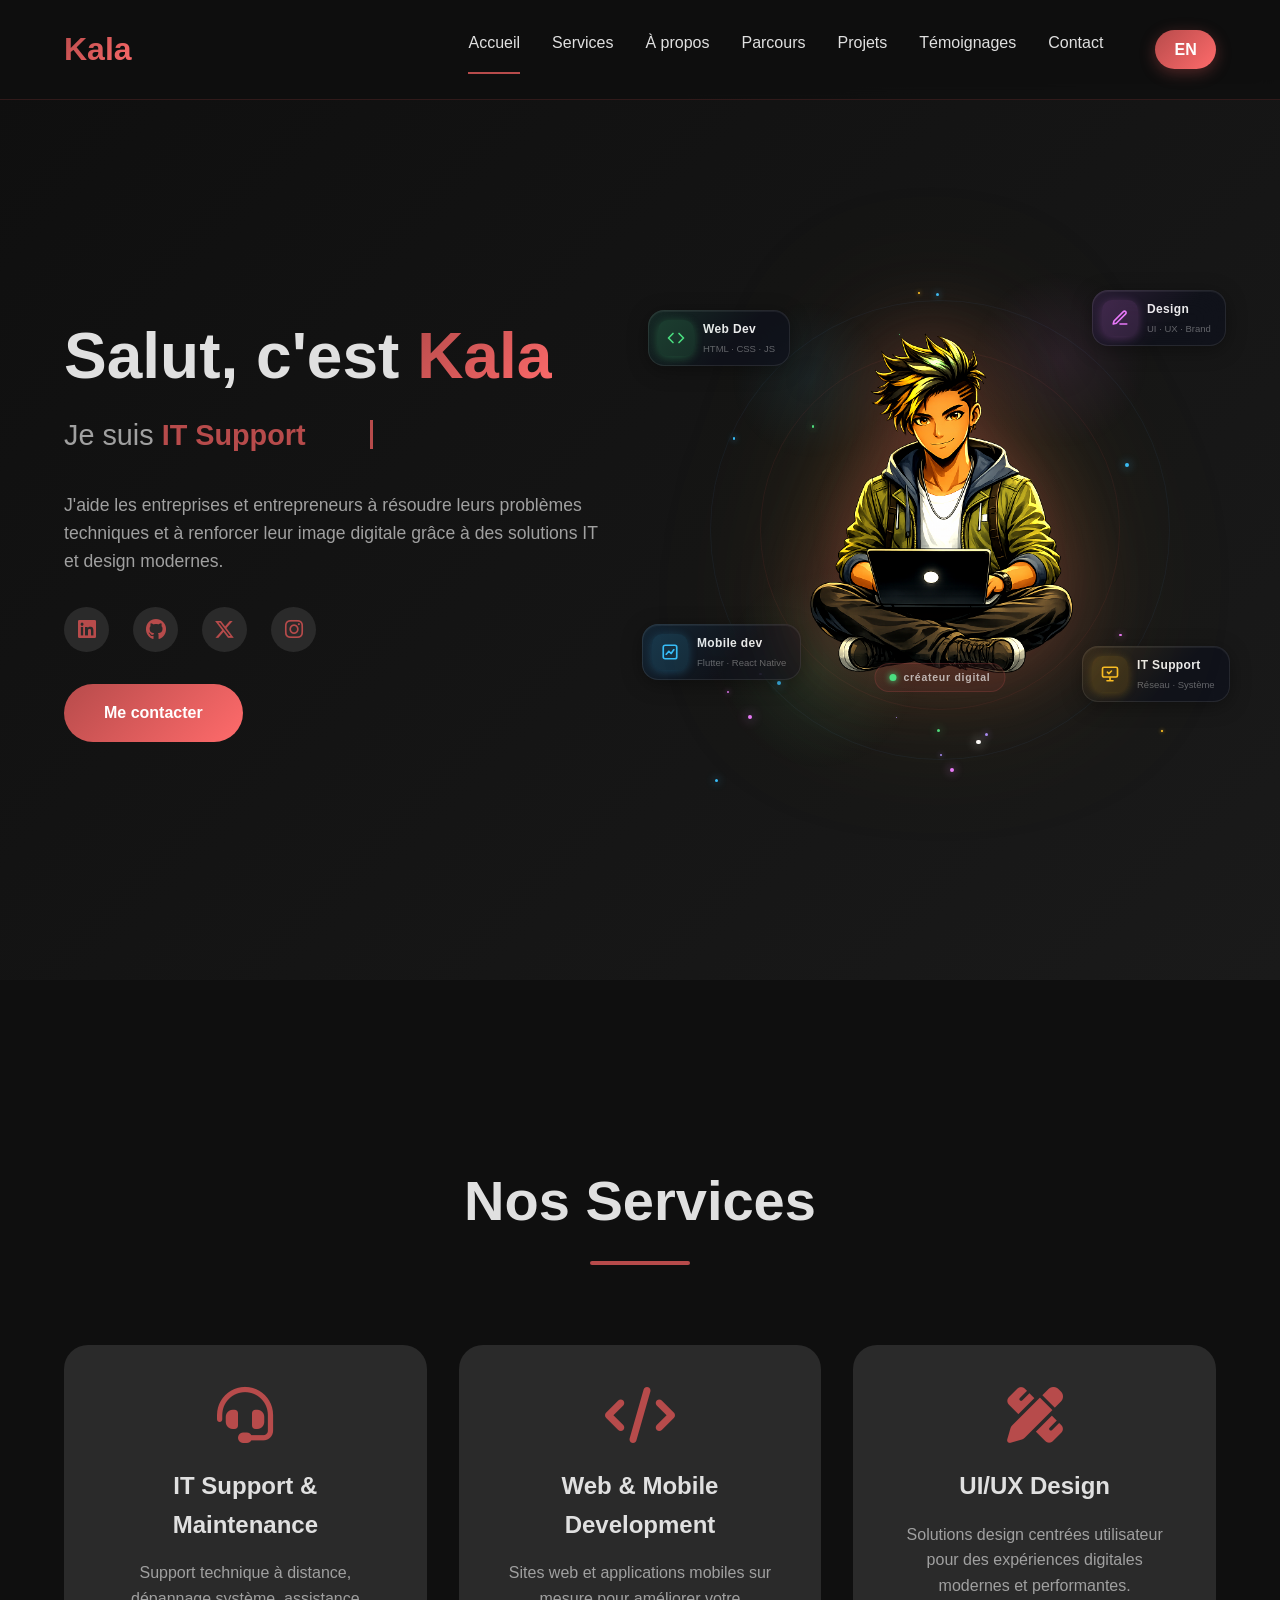
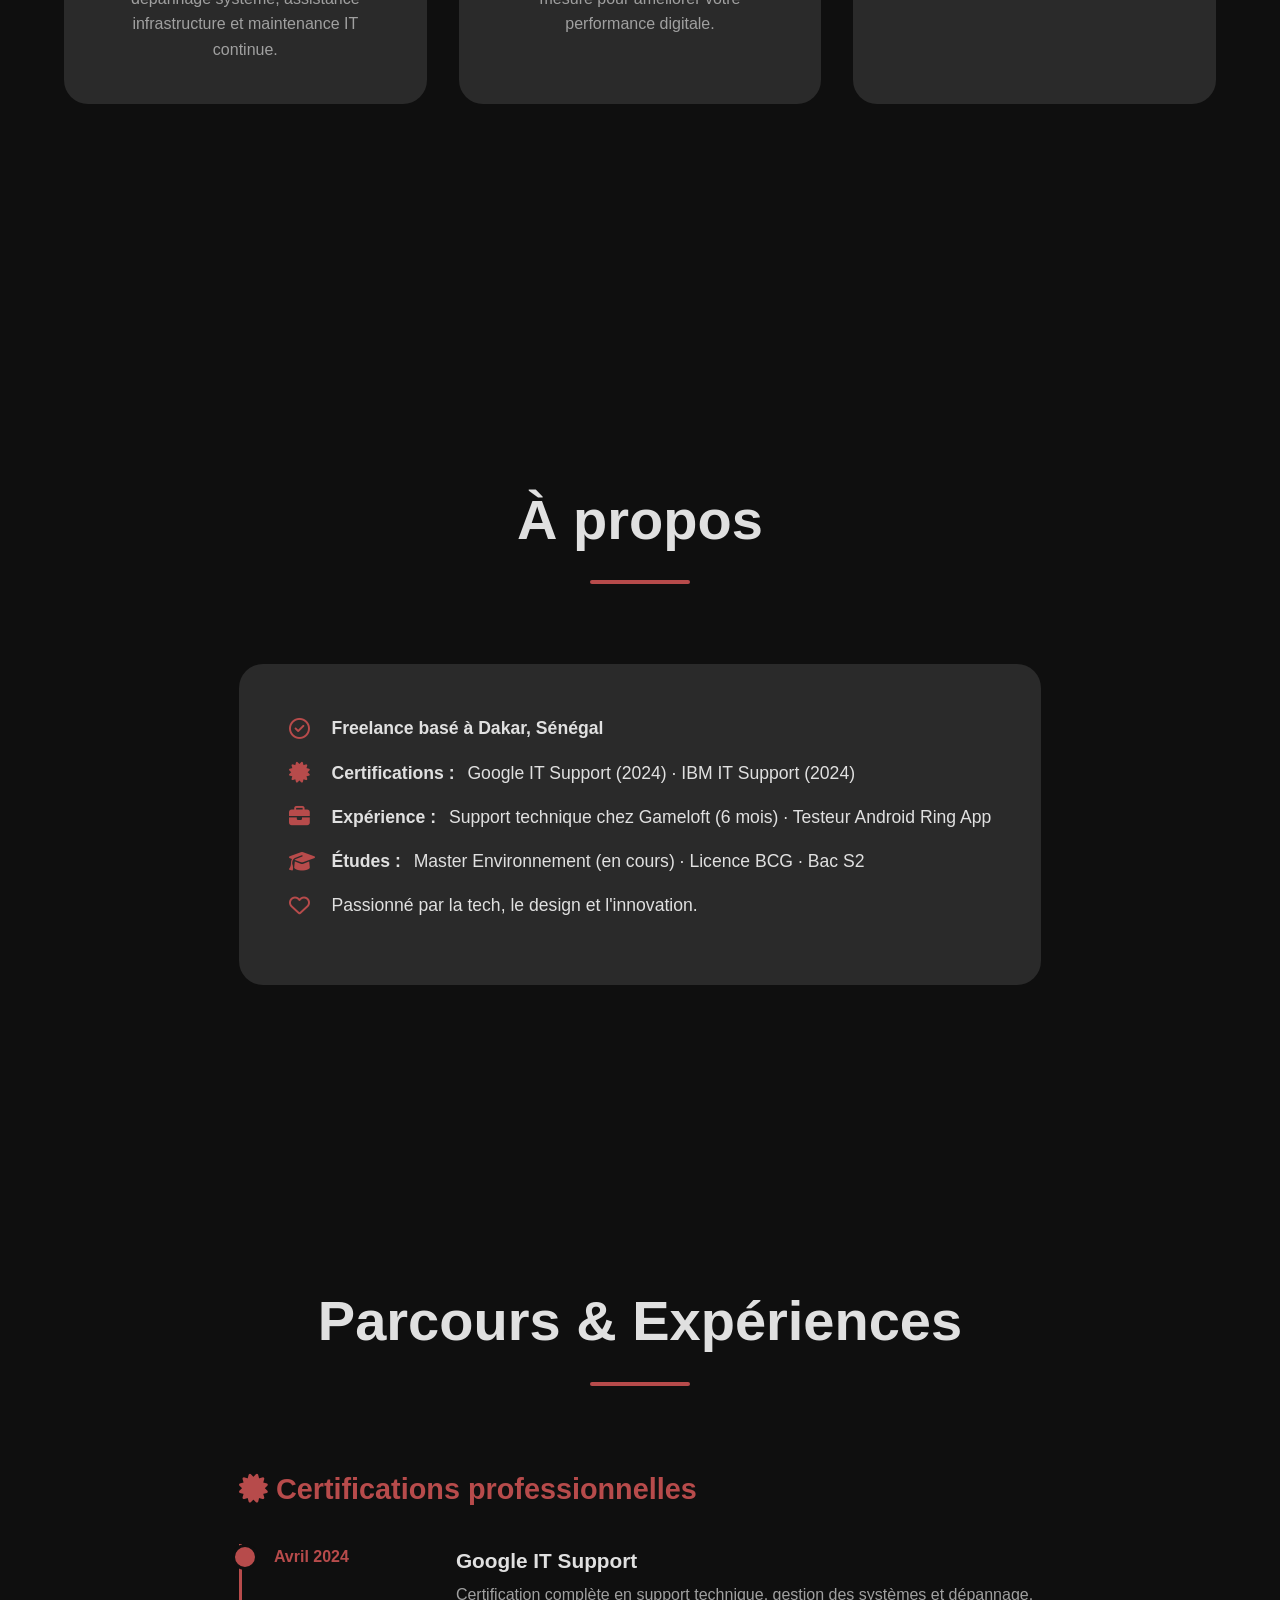
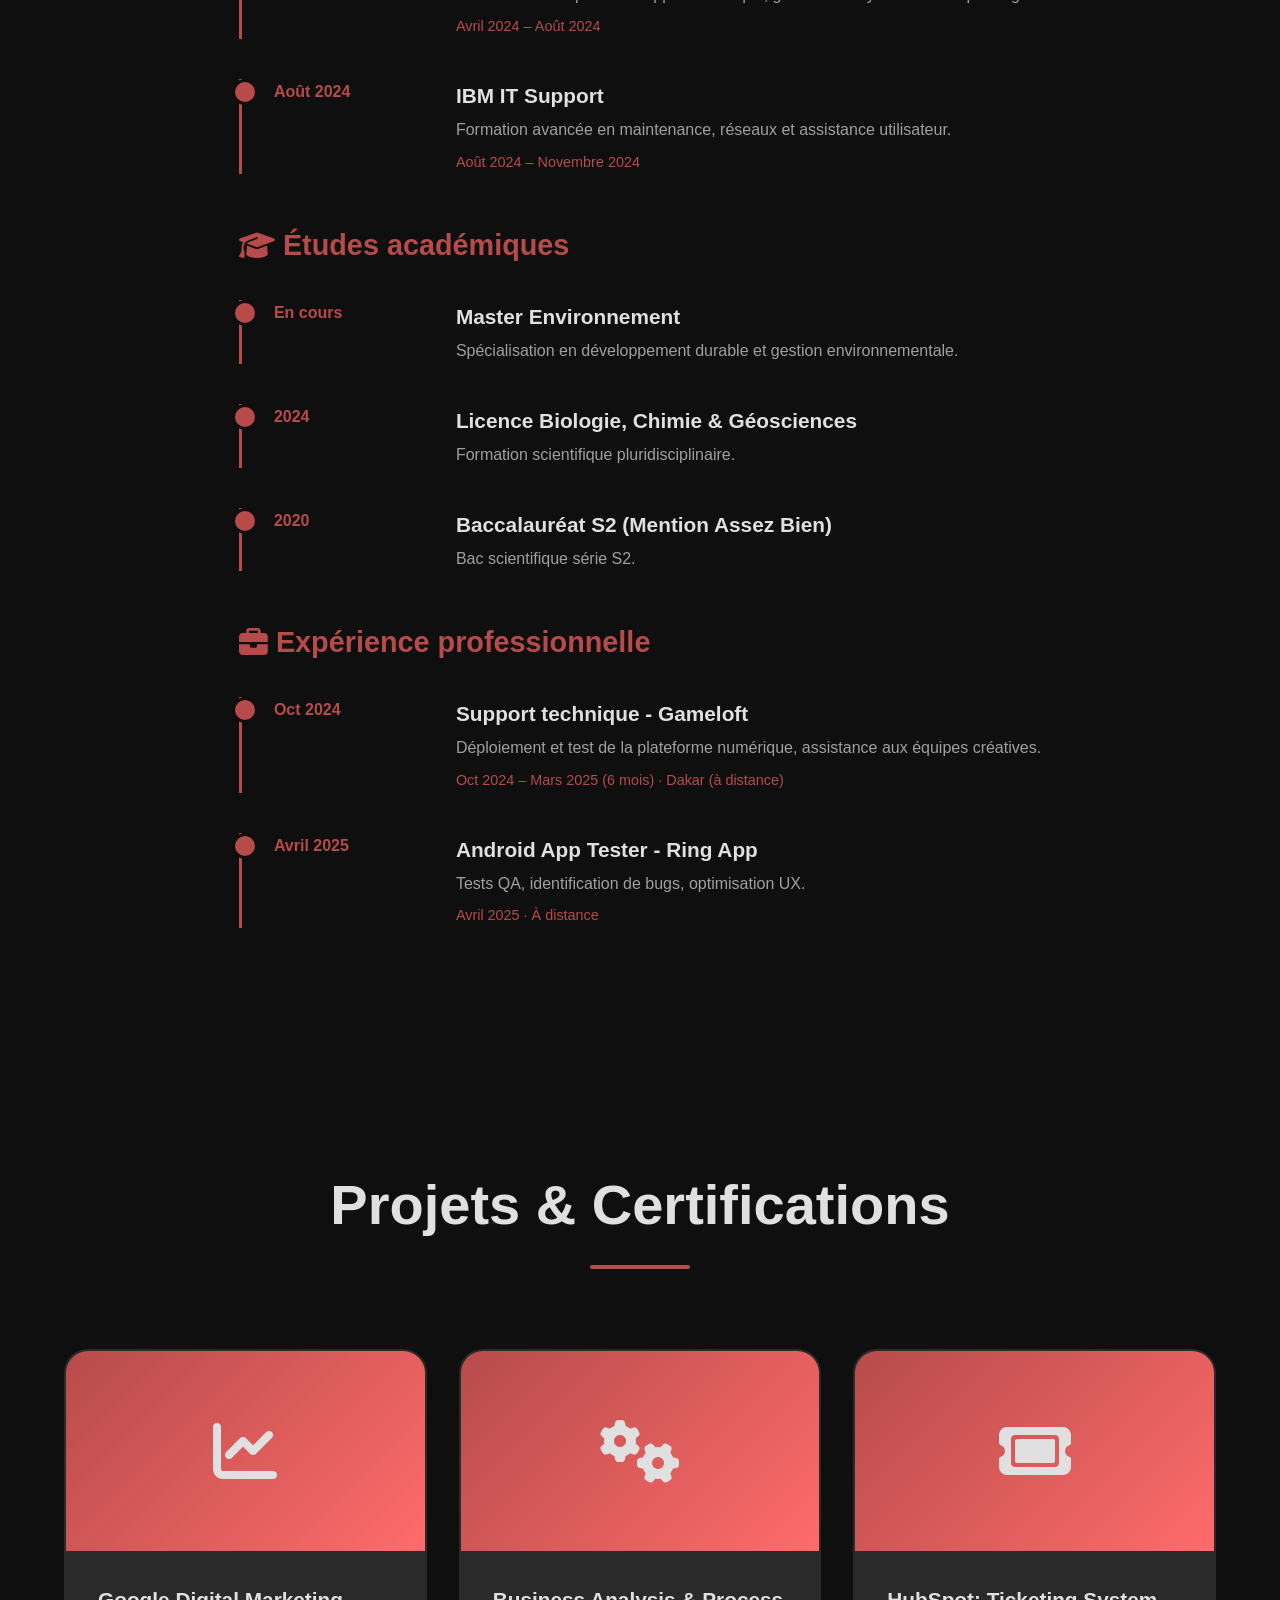
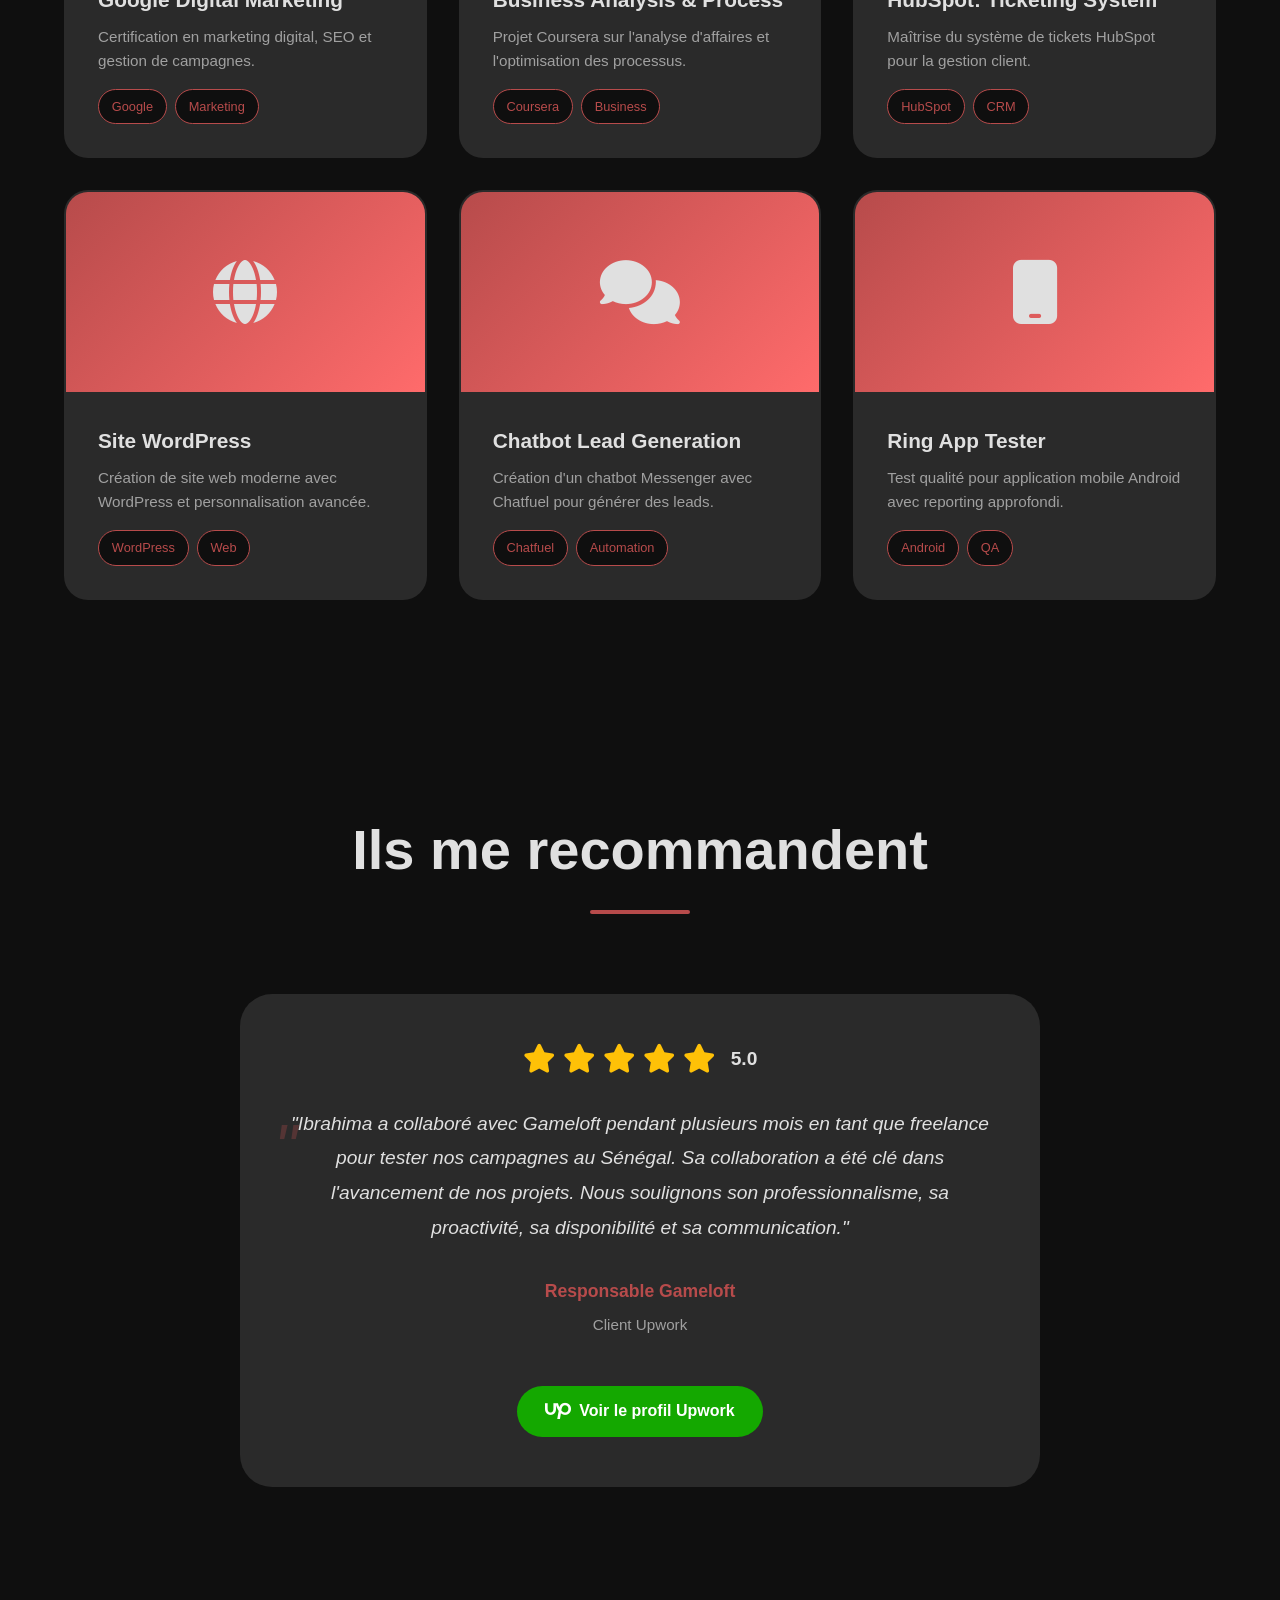
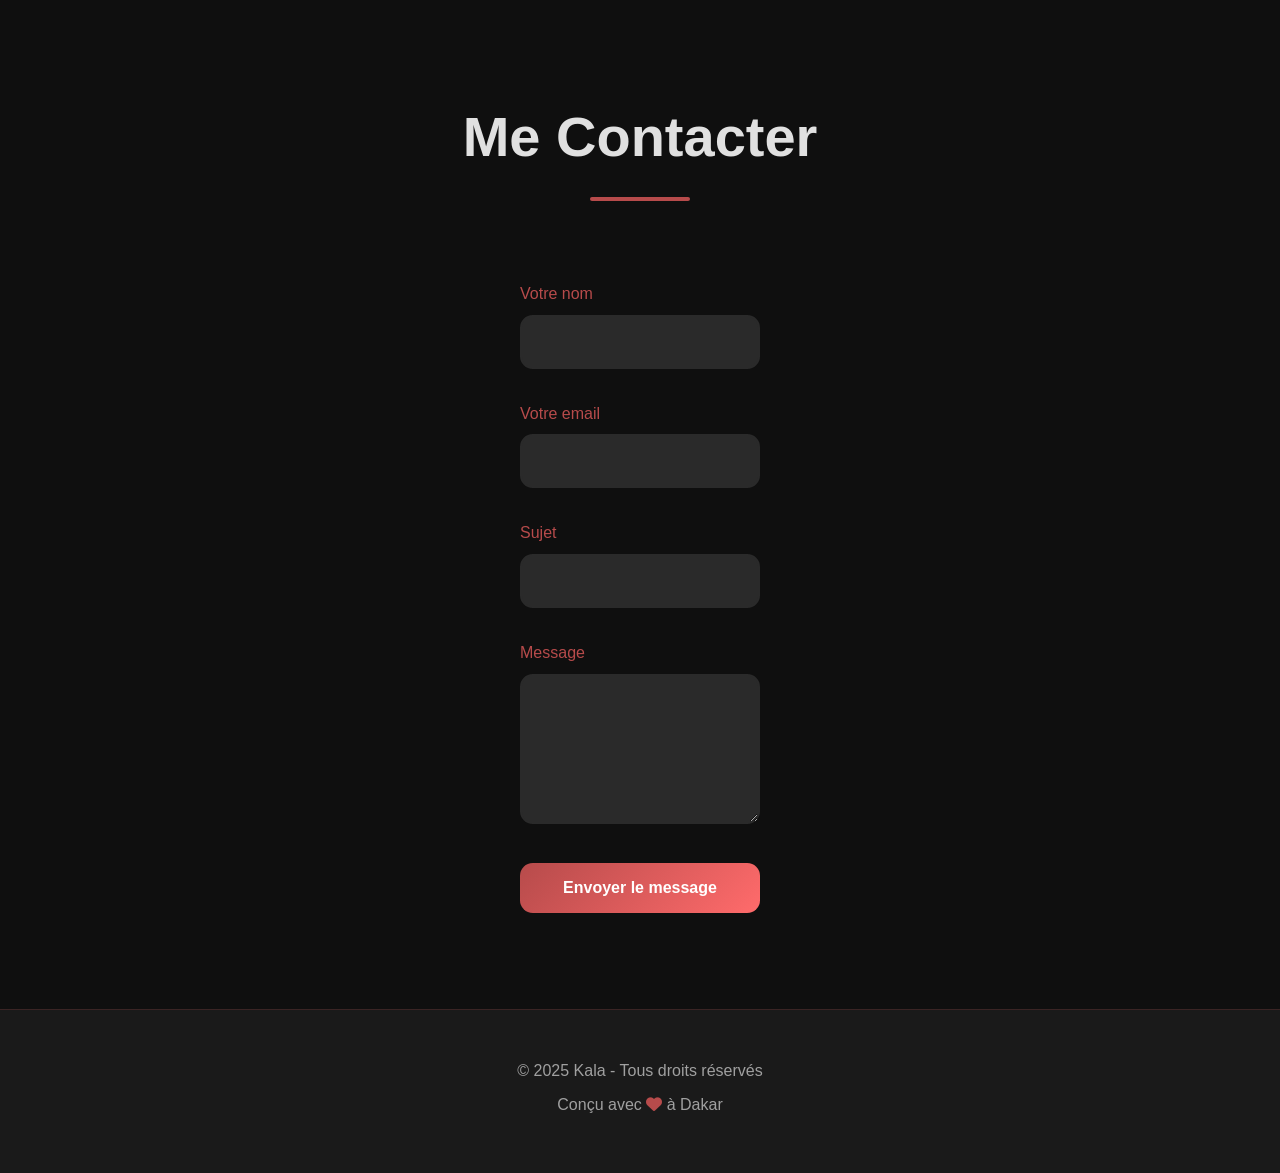
<file: index.html>
<!doctype html>
<html lang="fr">

<head>
  <meta charset="UTF-8">
  <meta name="viewport" content="width=device-width, initial-scale=1.0">
  <title>Kala - IT Support & Créateur Digital</title>
  <link rel="stylesheet" href="https://cdnjs.cloudflare.com/ajax/libs/font-awesome/6.5.2/css/all.min.css">
  <meta name="description" content="Kala - IT Support & Créateur Digital basé à Dakar.">
  <link rel="alternate" hreflang="en" href="https://bal-s-portfolio.vercel.app/en.html">
  <link rel="alternate" hreflang="fr" href="https://bal-s-portfolio.vercel.app/">

  <style>
    /* ═══════════════════════════════════════
     BASE (repris de style.css)
  ═══════════════════════════════════════ */
    * {
      margin: 0;
      padding: 0;
      box-sizing: border-box;
    }

    html {
      scroll-behavior: smooth;
    }

    :root {
      --primary: #b74b4b;
      --dark: #0f0f0f;
      --darker: #1a1a1a;
      --lighter: #2a2a2a;
      --accent: #ff6b6b;
      --text: #e0e0e0;
      --text-muted: #a0a0a0;
      --green: #4ade80;
      --pink: #e879f9;
      --blue: #38bdf8;
      --gold: #fbbf24;
    }

    body {
      background: var(--dark);
      color: var(--text);
      font-family: 'Segoe UI', Tahoma, Geneva, Verdana, sans-serif;
      overflow-x: hidden;
      line-height: 1.6;
    }

    @keyframes fadeInUp {
      from {
        opacity: 0;
        transform: translateY(30px)
      }

      to {
        opacity: 1;
        transform: translateY(0)
      }
    }

    @keyframes fadeInLeft {
      from {
        opacity: 0;
        transform: translateX(-30px)
      }

      to {
        opacity: 1;
        transform: translateX(0)
      }
    }

    @keyframes fadeInRight {
      from {
        opacity: 0;
        transform: translateX(30px)
      }

      to {
        opacity: 1;
        transform: translateX(0)
      }
    }

    @keyframes glow {

      0%,
      100% {
        box-shadow: 0 0 20px rgba(183, 75, 75, .3)
      }

      50% {
        box-shadow: 0 0 40px rgba(183, 75, 75, .6)
      }
    }

    @keyframes blink {

      0%,
      50% {
        opacity: 1
      }

      51%,
      100% {
        opacity: 0
      }
    }

    /* ── Header ── */
    header {
      position: fixed;
      top: 0;
      width: 100%;
      background: rgba(15, 15, 15, .95);
      backdrop-filter: blur(10px);
      padding: 1.5rem 5%;
      display: flex;
      justify-content: space-between;
      align-items: center;
      z-index: 1000;
      border-bottom: 1px solid rgba(183, 75, 75, .2);
    }

    .logo {
      font-size: 2rem;
      font-weight: bold;
      background: linear-gradient(135deg, var(--primary), var(--accent));
      -webkit-background-clip: text;
      -webkit-text-fill-color: transparent;
      background-clip: text;
      text-decoration: none;
    }

    nav {
      display: flex;
      gap: 2rem;
    }

    nav a {
      color: var(--text);
      text-decoration: none;
      font-weight: 500;
      transition: all .3s;
      position: relative;
    }

    nav a::after {
      content: '';
      position: absolute;
      bottom: -5px;
      left: 0;
      width: 0;
      height: 2px;
      background: var(--primary);
      transition: width .3s;
    }

    nav a:hover::after,
    nav a.active::after {
      width: 100%;
    }

    nav a:hover {
      color: var(--primary);
    }

    .menu-toggle {
      display: none;
      flex-direction: column;
      cursor: pointer;
      gap: 5px;
    }

    .menu-toggle span {
      width: 25px;
      height: 3px;
      background: var(--primary);
      border-radius: 2px;
      transition: all .3s;
    }

    /* ── HERO ── */
    .home {
      margin-top: 80px;
      min-height: 100vh;
      display: grid;
      grid-template-columns: 1fr 1fr;
      align-items: center;
      gap: 3rem;
      padding: 4rem 5%;
      background: linear-gradient(135deg, #0f0f0f 0%, #1a1a1a 100%);
    }

    .home-content {
      animation: fadeInLeft .8s ease;
    }

    .home-content h1 {
      font-size: 4rem;
      margin-bottom: 1rem;
      line-height: 1.2;
    }

    .home-content h1 span {
      background: linear-gradient(135deg, var(--primary), var(--accent));
      -webkit-background-clip: text;
      -webkit-text-fill-color: transparent;
      background-clip: text;
    }

    .typing-container {
      font-size: 1.8rem;
      margin-bottom: 2rem;
      display: flex;
      align-items: center;
      gap: .5rem;
      height: 3rem;
    }

    .typing-text {
      color: var(--text-muted);
      font-weight: 500;
    }

    .typing-word {
      color: var(--primary);
      font-weight: bold;
      min-width: 200px;
    }

    .typing-cursor {
      width: 3px;
      height: 1.8rem;
      background: var(--primary);
      animation: blink 1s infinite;
    }

    .home-content p {
      font-size: 1.1rem;
      margin-bottom: 2rem;
      color: var(--text-muted);
    }

    .social-icons {
      display: flex;
      gap: 1.5rem;
      margin-bottom: 2rem;
    }

    .social-icons a {
      display: flex;
      align-items: center;
      justify-content: center;
      width: 45px;
      height: 45px;
      background: var(--lighter);
      border-radius: 50%;
      color: var(--primary);
      text-decoration: none;
      font-size: 1.3rem;
      transition: all .3s;
      border: 2px solid transparent;
    }

    .social-icons a:hover {
      background: var(--primary);
      color: #fff;
      transform: translateY(-5px);
      box-shadow: 0 10px 25px rgba(183, 75, 75, .4);
    }

    .btn {
      display: inline-block;
      padding: 1rem 2.5rem;
      background: linear-gradient(135deg, var(--primary), var(--accent));
      color: #fff;
      text-decoration: none;
      border-radius: 50px;
      font-weight: bold;
      transition: all .3s;
      border: none;
      cursor: pointer;
      font-size: 1rem;
    }

    .btn:hover {
      transform: translateY(-3px);
      box-shadow: 0 10px 30px rgba(183, 75, 75, .5);
    }

    /* ══════════════════════════════════════
     AVATAR ANIMÉ (remplace .home-img)
  ══════════════════════════════════════ */
    .home-img {
      display: flex;
      justify-content: center;
      align-items: center;
      animation: fadeInRight .8s ease;
    }

    /* scène avatar */
    .scene {
      position: relative;
      width: 480px;
      height: 560px;
      display: flex;
      align-items: center;
      justify-content: center;
      flex-shrink: 0;
    }

    /* halos */
    .halo {
      position: absolute;
      border-radius: 50%;
      pointer-events: none;
    }

    .h-core {
      width: 260px;
      height: 260px;
      background: radial-gradient(circle, rgba(183, 75, 75, .18) 0%, transparent 70%);
      top: 50%;
      left: 50%;
      transform: translate(-50%, -50%);
      z-index: 1;
      animation: hbreathe 4s ease-in-out infinite;
    }

    .h-r1 {
      width: 360px;
      height: 360px;
      border: 1px solid rgba(183, 75, 75, .10);
      top: 50%;
      left: 50%;
      transform: translate(-50%, -50%);
      z-index: 1;
      animation: hbreathe 6s ease-in-out infinite;
    }

    .h-r2 {
      width: 460px;
      height: 460px;
      border: 1px solid rgba(96, 165, 250, .06);
      top: 50%;
      left: 50%;
      transform: translate(-50%, -50%);
      z-index: 1;
      animation: hbreathe 6s ease-in-out infinite 1s;
    }

    .h-green {
      width: 200px;
      height: 200px;
      background: radial-gradient(circle, rgba(74, 222, 128, .09) 0%, transparent 70%);
      bottom: 40px;
      left: 20px;
      z-index: 1;
      animation: hbreathe2 5s ease-in-out infinite .5s;
    }

    .h-pink {
      width: 180px;
      height: 180px;
      background: radial-gradient(circle, rgba(232, 121, 249, .08) 0%, transparent 70%);
      top: 20px;
      right: 30px;
      z-index: 1;
      animation: hbreathe2 7s ease-in-out infinite 1.2s;
    }

    .h-blue {
      width: 160px;
      height: 160px;
      background: radial-gradient(circle, rgba(56, 189, 248, .07) 0%, transparent 70%);
      top: 50px;
      left: 30px;
      z-index: 1;
      animation: hbreathe2 6s ease-in-out infinite .8s;
    }

    @keyframes hbreathe {

      0%,
      100% {
        opacity: .5;
        transform: translate(-50%, -50%) scale(1);
      }

      50% {
        opacity: 1;
        transform: translate(-50%, -50%) scale(1.1);
      }
    }

    @keyframes hbreathe2 {

      0%,
      100% {
        opacity: .4;
        transform: scale(1);
      }

      50% {
        opacity: .85;
        transform: scale(1.15);
      }
    }

    /* particules */
    .particles {
      position: absolute;
      inset: 0;
      pointer-events: none;
      z-index: 2;
    }

    .dot {
      position: absolute;
      border-radius: 50%;
      animation: fdot var(--dur) ease-in-out infinite var(--del);
    }

    @keyframes fdot {

      0%,
      100% {
        transform: translate(0, 0) scale(1);
        opacity: var(--op);
      }

      35% {
        transform: translate(var(--dx), var(--dy)) scale(1.5);
        opacity: 1;
      }

      70% {
        transform: translate(calc(var(--dx)*-.6), calc(var(--dy)*1.4)) scale(.7);
        opacity: .3;
      }
    }

    /* image avatar */
    .avatar-wrap {
      position: relative;
      z-index: 10;
      width: 380px;
      height: 480px;
      animation: avatar-float 6s ease-in-out infinite;
      transform-origin: center bottom;
    }

    .avatar-wrap img {
      width: 100%;
      height: 100%;
      object-fit: contain;
      mix-blend-mode: screen;
      filter: brightness(1.12) contrast(1.07) saturate(1.18) drop-shadow(0 0 40px rgba(183, 75, 75, .40)) drop-shadow(0 0 80px rgba(234, 184, 0, .18));
    }

    @keyframes avatar-float {
      0% {
        transform: translateY(0px) rotate(0deg);
      }

      20% {
        transform: translateY(-10px) rotate(0.4deg);
      }

      50% {
        transform: translateY(-16px) rotate(-0.3deg);
      }

      75% {
        transform: translateY(-8px) rotate(0.2deg);
      }

      100% {
        transform: translateY(0px) rotate(0deg);
      }
    }

    /* chips */
    .chip {
      position: absolute;
      z-index: 15;
      display: flex;
      align-items: center;
      gap: 9px;
      padding: 9px 14px 9px 9px;
      border-radius: 16px;
      background: rgba(14, 17, 28, .72);
      border: 1px solid rgba(255, 255, 255, .09);
      backdrop-filter: blur(16px);
      -webkit-backdrop-filter: blur(16px);
      box-shadow: 0 4px 20px rgba(0, 0, 0, .35), inset 0 1px 0 rgba(255, 255, 255, .06);
      cursor: default;
      user-select: none;
      transition: transform .35s cubic-bezier(.34, 1.56, .64, 1), box-shadow .3s, border-color .3s;
      will-change: transform;
    }

    .chip::before {
      content: '';
      position: absolute;
      inset: -1px;
      border-radius: 16px;
      background: linear-gradient(135deg, var(--col) 0%, transparent 60%);
      opacity: .12;
      pointer-events: none;
    }

    .chip:hover {
      transform: scale(1.11) translateY(-5px) !important;
      box-shadow: 0 0 28px var(--glow), 0 10px 32px rgba(0, 0, 0, .45);
      border-color: var(--col);
    }

    .chip:hover::before {
      opacity: .22;
    }

    .chip-ico {
      width: 36px;
      height: 36px;
      border-radius: 10px;
      display: flex;
      align-items: center;
      justify-content: center;
      background: var(--bg-ico);
      flex-shrink: 0;
      box-shadow: 0 2px 10px var(--glow);
    }

    .chip-ico svg {
      width: 18px;
      height: 18px;
    }

    .chip-txt {
      display: flex;
      flex-direction: column;
      gap: 2px;
    }

    .chip-name {
      font-size: 12px;
      font-weight: 700;
      color: rgba(255, 255, 255, .92);
      letter-spacing: .03em;
      white-space: nowrap;
      font-family: 'Segoe UI', sans-serif;
    }

    .chip-sub {
      font-size: 9.5px;
      color: rgba(255, 255, 255, .35);
      white-space: nowrap;
    }

    /* positions */
    .c1 {
      top: 60px;
      left: -52px;
      --col: var(--green);
      --glow: rgba(74, 222, 128, .28);
      --bg-ico: rgba(74, 222, 128, .13);
      animation: cf1 7.2s ease-in-out infinite;
    }

    .c2 {
      top: 40px;
      right: -46px;
      --col: var(--pink);
      --glow: rgba(232, 121, 249, .25);
      --bg-ico: rgba(232, 121, 249, .13);
      animation: cf2 8.8s ease-in-out infinite;
    }

    .c3 {
      bottom: 130px;
      left: -58px;
      --col: var(--blue);
      --glow: rgba(56, 189, 248, .25);
      --bg-ico: rgba(56, 189, 248, .13);
      animation: cf3 6.6s ease-in-out infinite;
      z-index: 8;
    }

    .c4 {
      bottom: 108px;
      right: -50px;
      --col: var(--gold);
      --glow: rgba(251, 191, 36, .25);
      --bg-ico: rgba(251, 191, 36, .13);
      animation: cf4 9.4s ease-in-out infinite;
      z-index: 8;
    }

    @keyframes cf1 {

      0%,
      100% {
        transform: translate(0, 0) rotate(-1.5deg);
      }

      28% {
        transform: translate(9px, -13px) rotate(1.2deg);
      }

      60% {
        transform: translate(3px, -6px) rotate(-.5deg);
      }

      80% {
        transform: translate(-6px, -15px) rotate(.8deg);
      }
    }

    @keyframes cf2 {

      0%,
      100% {
        transform: translate(0, 0) rotate(1deg);
      }

      25% {
        transform: translate(-10px, -11px) rotate(-1.3deg);
      }

      55% {
        transform: translate(-4px, -17px) rotate(.8deg);
      }

      78% {
        transform: translate(7px, -8px) rotate(-.4deg);
      }
    }

    @keyframes cf3 {

      0%,
      100% {
        transform: translate(0, 0) rotate(.5deg);
      }

      22% {
        transform: translate(8px, 11px) rotate(-1deg);
      }

      55% {
        transform: translate(-6px, 15px) rotate(1.2deg);
      }

      75% {
        transform: translate(3px, 6px) rotate(-.3deg);
      }
    }

    @keyframes cf4 {

      0%,
      100% {
        transform: translate(0, 0) rotate(-.8deg);
      }

      30% {
        transform: translate(-8px, 13px) rotate(.7deg);
      }

      65% {
        transform: translate(9px, 9px) rotate(-1.1deg);
      }
    }

    /* badge disponible */
    .badge {
      position: absolute;
      bottom: 118px;
      left: 50%;
      z-index: 20;
      transform: translateX(-50%);
      display: flex;
      align-items: center;
      gap: 7px;
      background: rgba(183, 75, 75, .10);
      border: 1px solid rgba(183, 75, 75, .25);
      border-radius: 30px;
      padding: 5px 14px;
      animation: bbob 5s ease-in-out infinite;
    }

    .badge-led {
      width: 7px;
      height: 7px;
      border-radius: 50%;
      background: #4ade80;
      animation: bled 2s ease-in-out infinite;
      box-shadow: 0 0 6px #4ade80;
    }

    .badge-lbl {
      font-size: 10.5px;
      font-weight: 700;
      color: rgba(255, 255, 255, .65);
      letter-spacing: .07em;
    }

    @keyframes bbob {

      0%,
      100% {
        transform: translateX(-50%) translateY(0);
      }

      50% {
        transform: translateX(-50%) translateY(-7px);
      }
    }

    @keyframes bled {

      0%,
      100% {
        opacity: 1;
      }

      50% {
        opacity: .2;
      }
    }

    /* ── Sections communes ── */
    .section {
      padding: 6rem 5%;
      min-height: 100vh;
      display: flex;
      flex-direction: column;
      justify-content: center;
    }

    .section-title {
      font-size: 3.5rem;
      text-align: center;
      margin-bottom: 4rem;
      position: relative;
    }

    .section-title::after {
      content: '';
      display: block;
      width: 100px;
      height: 4px;
      background: var(--primary);
      margin: 1rem auto;
      border-radius: 2px;
    }

    /* services */
    .services-container {
      display: grid;
      grid-template-columns: repeat(auto-fit, minmax(280px, 1fr));
      gap: 2rem;
      max-width: 1200px;
      margin: 0 auto;
    }

    .service-box {
      background: var(--lighter);
      padding: 2.5rem;
      border-radius: 1.5rem;
      text-align: center;
      transition: all .3s;
      border: 2px solid transparent;
      opacity: 0;
      animation: fadeInUp .8s ease forwards;
    }

    .service-box:nth-child(1) {
      animation-delay: .2s
    }

    .service-box:nth-child(2) {
      animation-delay: .4s
    }

    .service-box:nth-child(3) {
      animation-delay: .6s
    }

    .service-box:hover {
      transform: translateY(-10px);
      border-color: var(--primary);
      box-shadow: 0 20px 40px rgba(183, 75, 75, .3);
    }

    .service-box i {
      font-size: 3.5rem;
      color: var(--primary);
      margin-bottom: 1.5rem;
    }

    .service-box h3 {
      font-size: 1.5rem;
      margin-bottom: 1rem;
    }

    .service-box p {
      color: var(--text-muted);
    }

    /* about */
    .about-card {
      background: var(--lighter);
      padding: 3rem;
      border-radius: 1.5rem;
      max-width: 900px;
      margin: 0 auto;
      border: 2px solid transparent;
      transition: all .3s;
      opacity: 0;
      animation: fadeInUp .8s ease .3s forwards;
    }

    .about-card:hover {
      border-color: var(--primary);
      box-shadow: 0 20px 60px rgba(183, 75, 75, .3);
    }

    .about-card p {
      margin-bottom: 1rem;
      font-size: 1.1rem;
      display: flex;
      align-items: center;
      gap: .8rem;
    }

    .about-card i {
      color: var(--primary);
      font-size: 1.3rem;
      width: 30px;
    }

    /* timeline */
    .timeline {
      max-width: 850px;
      margin: 0 auto;
    }

    .timeline-header {
      font-size: 1.8rem;
      margin: 3rem 0 2rem;
      color: var(--primary);
      display: flex;
      align-items: center;
      gap: .5rem;
    }

    .timeline-header:first-of-type {
      margin-top: 0;
    }

    .timeline-item {
      display: grid;
      grid-template-columns: 150px 1fr;
      gap: 2rem;
      margin-bottom: 2.5rem;
      padding-left: 2rem;
      border-left: 3px solid var(--primary);
      position: relative;
      opacity: 0;
      animation: fadeInUp .8s ease forwards;
    }

    .timeline-item::before {
      content: '';
      position: absolute;
      left: -10px;
      top: 0;
      width: 20px;
      height: 20px;
      background: var(--primary);
      border-radius: 50%;
      border: 3px solid var(--dark);
    }

    .timeline-date {
      color: var(--primary);
      font-weight: bold;
    }

    .timeline-content h3 {
      font-size: 1.3rem;
      margin-bottom: .3rem;
    }

    .timeline-content p {
      color: var(--text-muted);
    }

    .timeline-content .duration {
      display: inline-block;
      margin-top: .5rem;
      color: var(--primary);
      font-size: .9rem;
    }

    /* projets */
    .projects-grid {
      display: grid;
      grid-template-columns: repeat(auto-fit, minmax(300px, 1fr));
      gap: 2rem;
      max-width: 1200px;
      margin: 0 auto;
    }

    .project-card {
      background: var(--lighter);
      border-radius: 1.5rem;
      overflow: hidden;
      transition: all .3s;
      border: 2px solid transparent;
      opacity: 0;
      animation: fadeInUp .8s ease forwards;
    }

    .project-card:nth-child(1) {
      animation-delay: .1s
    }

    .project-card:nth-child(2) {
      animation-delay: .2s
    }

    .project-card:nth-child(3) {
      animation-delay: .3s
    }

    .project-card:nth-child(4) {
      animation-delay: .4s
    }

    .project-card:nth-child(5) {
      animation-delay: .5s
    }

    .project-card:nth-child(6) {
      animation-delay: .6s
    }

    .project-card:hover {
      transform: translateY(-10px);
      border-color: var(--primary);
      box-shadow: 0 20px 40px rgba(183, 75, 75, .3);
    }

    .project-image {
      width: 100%;
      height: 200px;
      background: linear-gradient(135deg, var(--primary), var(--accent));
      display: flex;
      align-items: center;
      justify-content: center;
      font-size: 4rem;
    }

    .project-content {
      padding: 2rem;
    }

    .project-content h3 {
      font-size: 1.3rem;
      margin-bottom: .5rem;
    }

    .project-content p {
      color: var(--text-muted);
      margin-bottom: 1rem;
      font-size: .95rem;
    }

    .project-tags {
      display: flex;
      flex-wrap: wrap;
      gap: .5rem;
    }

    .tag {
      background: var(--dark);
      color: var(--primary);
      padding: .4rem .8rem;
      border-radius: 20px;
      font-size: .8rem;
      border: 1px solid var(--primary);
    }

    /* témoignage */
    .testimonial-card {
      max-width: 800px;
      margin: 0 auto;
      background: var(--lighter);
      border-radius: 2rem;
      padding: 3rem;
      border: 2px solid transparent;
      transition: all .3s;
      text-align: center;
      opacity: 0;
      animation: fadeInUp .8s ease .2s forwards;
    }

    .testimonial-card:hover {
      border-color: var(--primary);
      box-shadow: 0 20px 50px rgba(183, 75, 75, .3);
    }

    .rating {
      display: flex;
      justify-content: center;
      gap: .5rem;
      margin-bottom: 2rem;
      color: #ffc107;
      font-size: 1.8rem;
    }

    .rating span {
      color: var(--text);
      font-size: 1.2rem;
      margin-left: .5rem;
      font-weight: bold;
    }

    .testimonial-text {
      font-size: 1.2rem;
      line-height: 1.8;
      margin-bottom: 2rem;
      font-style: italic;
      position: relative;
    }

    .testimonial-text::before {
      content: '"';
      font-size: 4rem;
      color: var(--primary);
      opacity: .3;
      position: absolute;
      left: -1rem;
      top: -1rem;
    }

    .testimonial-author {
      font-weight: bold;
      color: var(--primary);
      font-size: 1.1rem;
      margin-bottom: .5rem;
    }

    .testimonial-role {
      color: var(--text-muted);
      font-size: .95rem;
      margin-bottom: 2rem;
    }

    .upwork-link {
      display: inline-flex;
      align-items: center;
      gap: .5rem;
      background: #14a800;
      color: #fff;
      padding: .8rem 1.8rem;
      border-radius: 40px;
      text-decoration: none;
      font-weight: 600;
      transition: all .3s;
      margin-top: 1rem;
    }

    .upwork-link:hover {
      background: #0f8a00;
      transform: scale(1.05);
      box-shadow: 0 10px 25px rgba(20, 168, 0, .4);
    }

    .upwork-link i {
      font-size: 1.3rem;
    }

    /* contact */
    .contact-container {
      max-width: 600px;
      margin: 0 auto;
      opacity: 0;
      animation: fadeInUp .8s ease .3s forwards;
    }

    .form-group {
      margin-bottom: 2rem;
    }

    .form-group label {
      display: block;
      margin-bottom: .5rem;
      font-weight: 500;
      color: var(--primary);
    }

    .form-group input,
    .form-group textarea {
      width: 100%;
      padding: 1rem;
      background: var(--lighter);
      border: 2px solid var(--lighter);
      border-radius: .8rem;
      color: var(--text);
      font-size: 1rem;
      font-family: inherit;
      transition: all .3s;
    }

    .form-group input:focus,
    .form-group textarea:focus {
      outline: none;
      border-color: var(--primary);
      background: rgba(183, 75, 75, .1);
    }

    .form-group textarea {
      resize: vertical;
      min-height: 150px;
    }

    .submit-btn {
      width: 100%;
      padding: 1rem;
      background: linear-gradient(135deg, var(--primary), var(--accent));
      color: #fff;
      border: none;
      border-radius: .8rem;
      font-size: 1rem;
      font-weight: bold;
      cursor: pointer;
      transition: all .3s;
    }

    .submit-btn:hover {
      transform: translateY(-3px);
      box-shadow: 0 10px 30px rgba(183, 75, 75, .5);
    }

    .form-message {
      margin-top: 1rem;
      padding: 1rem;
      border-radius: .8rem;
      text-align: center;
      font-weight: bold;
      display: none;
    }

    .form-message.success {
      background: rgba(76, 175, 80, .2);
      color: #4caf50;
      display: block;
    }

    .form-message.error {
      background: rgba(244, 67, 54, .2);
      color: #f44336;
      display: block;
    }

    /* footer */
    footer {
      background: var(--darker);
      padding: 3rem 5%;
      text-align: center;
      border-top: 1px solid rgba(183, 75, 75, .2);
    }

    footer p {
      color: var(--text-muted);
      margin-bottom: .5rem;
    }

    .back-to-top {
      position: fixed;
      bottom: 2rem;
      right: 2rem;
      width: 50px;
      height: 50px;
      background: var(--primary);
      border-radius: 50%;
      display: flex;
      align-items: center;
      justify-content: center;
      cursor: pointer;
      color: #fff;
      opacity: 0;
      visibility: hidden;
      transition: all .3s;
      z-index: 999;
    }

    .back-to-top.show {
      opacity: 1;
      visibility: visible;
    }

    .back-to-top:hover {
      transform: translateY(-5px);
      box-shadow: 0 10px 25px rgba(183, 75, 75, .5);
    }

    /* ── Responsive ── */
    @media(max-width:900px) {
      .home {
        grid-template-columns: 1fr;
        margin-top: 100px;
        text-align: center;
      }

      .home-content {
        order: 1;
      }

      .home-img {
        order: 2;
      }

      .social-icons {
        justify-content: center;
      }

      .scene {
        width: 360px;
        height: 440px;
      }

      .avatar-wrap {
        width: 230px;
        height: 310px;
      }

      .c1 {
        left: -10px;
        top: 50px;
      }

      .c2 {
        right: -10px;
        top: 35px;
      }

      .c3 {
        left: -8px;
        bottom: 100px;
      }

      .c4 {
        right: -8px;
        bottom: 84px;
      }
    }

    @media(max-width:768px) {
      header {
        padding: 1rem 5%;
      }

      nav {
        display: none;
        position: absolute;
        top: 80px;
        right: 5%;
        flex-direction: column;
        background: rgba(15, 15, 15, .95);
        padding: 1rem;
        border-radius: .8rem;
        min-width: 200px;
      }

      nav.active {
        display: flex;
      }

      .menu-toggle {
        display: flex;
      }

      .home-content h1 {
        font-size: 2.5rem;
      }

      .typing-container {
        font-size: 1.3rem;
        height: 2.5rem;
      }

      .section-title {
        font-size: 2.5rem;
      }

      .timeline-item {
        grid-template-columns: 100px 1fr;
        gap: 1rem;
        padding-left: 1.5rem;
      }
    }

    @media(max-width:480px) {
      .home-content h1 {
        font-size: 2rem;
      }

      .scene {
        width: 300px;
        height: 380px;
      }

      .avatar-wrap {
        width: 190px;
        height: 260px;
      }

      .chip-sub {
        display: none;
      }

      .c1,
      .c3 {
        left: -6px;
      }

      .c2,
      .c4 {
        right: -6px;
      }
    }

    /* ── Switcher Langue (EN/FR) ── */
    .lang-btn {
      margin-left: 20px;
      padding: 0.4em 1.2em;
      background: linear-gradient(135deg, var(--primary), var(--accent));
      color: #fff !important;
      border-radius: 20px;
      font-weight: 700;
      transition: all 0.3s ease;
      box-shadow: 0 4px 15px rgba(183, 75, 75, 0.4);
      display: inline-flex;
      align-items: center;
      justify-content: center;
    }
    
    .lang-btn:hover {
      box-shadow: 0 6px 20px rgba(183, 75, 75, 0.6);
      transform: translateY(-2px);
    }
    
    .lang-btn::after {
      content: none !important;
    }
  </style>
</head>

<body>

  <!-- ── HEADER ── -->
  <header>
    <a href="#" class="logo">Kala</a>
    <nav id="nav-menu">
      <a href="#home" class="nav-link active">Accueil</a>
      <a href="#services" class="nav-link">Services</a>
      <a href="#about" class="nav-link">À propos</a>
      <a href="#education" class="nav-link">Parcours</a>
      <a href="#projects" class="nav-link">Projets</a>
      <a href="#testimonials" class="nav-link">Témoignages</a>
      <a href="#contact" class="nav-link">Contact</a>
      <a href="en.html" class="lang-btn">EN</a>
    </nav>
    <div class="menu-toggle" id="menu-toggle">
      <span></span><span></span><span></span>
    </div>
  </header>

  <!-- ══════════════════════════════════════
     HERO — avatar animé remplace le cercle
══════════════════════════════════════ -->
  <section class="home" id="home">
    <!-- Côté gauche : texte -->
    <div class="home-content">
      <h1>Salut, c'est <span>Kala</span></h1>
      <div class="typing-container">
        <span class="typing-text">Je suis</span>
        <span class="typing-word" id="typing-word"></span>
        <span class="typing-cursor"></span>
      </div>
      <p>J'aide les entreprises et entrepreneurs à résoudre leurs problèmes techniques et à renforcer leur image
        digitale grâce à des solutions IT et design modernes.</p>
      <div class="social-icons">
        <a href="https://www.linkedin.com/in/ibrahima-bal-0a8111285" target="_blank"><i
            class="fa-brands fa-linkedin"></i></a>
        <a href="https://github.com/ibrahimabal" target="_blank"><i class="fa-brands fa-github"></i></a>
        <a href="https://x.com/BalIbrahim42631" target="_blank"><i class="fa-brands fa-x-twitter"></i></a>
        <a href="https://www.instagram.com/ibrahimabal5/" target="_blank"><i class="fa-brands fa-instagram"></i></a>
      </div>
      <a href="#contact" class="btn">Me contacter</a>
    </div>

    <!-- Côté droit : scène avatar animée -->
    <div class="home-img">
      <div class="scene">
        <!-- Halos -->
        <div class="halo h-core"></div>
        <div class="halo h-r1"></div>
        <div class="halo h-r2"></div>
        <div class="halo h-green"></div>
        <div class="halo h-pink"></div>
        <div class="halo h-blue"></div>
        <!-- Particules -->
        <div class="particles" id="pts"></div>
        <!-- Avatar (mix-blend-mode:screen retire le fond noir) -->
        <div class="avatar-wrap">
          <img src="ball2.png" alt="Kala - IT Support & Créateur Digital">
        </div>
        <!-- Chip Web Dev -->
        <div class="chip c1">
          <div class="chip-ico">
            <svg viewBox="0 0 24 24" fill="none" stroke="#4ade80" stroke-width="2.2" stroke-linecap="round"
              stroke-linejoin="round">
              <polyline points="16 18 22 12 16 6" />
              <polyline points="8 6 2 12 8 18" />
            </svg>
          </div>
          <div class="chip-txt">
            <span class="chip-name">Web Dev</span>
            <span class="chip-sub">HTML · CSS · JS</span>
          </div>
        </div>
        <!-- Chip Design -->
        <div class="chip c2">
          <div class="chip-ico">
            <svg viewBox="0 0 24 24" fill="none" stroke="#e879f9" stroke-width="2.2" stroke-linecap="round"
              stroke-linejoin="round">
              <path d="M12 20h9" />
              <path d="M16.5 3.5a2.121 2.121 0 013 3L7 19l-4 1 1-4L16.5 3.5z" />
            </svg>
          </div>
          <div class="chip-txt">
            <span class="chip-name">Design</span>
            <span class="chip-sub">UI · UX · Brand</span>
          </div>
        </div>
        <!-- Chip Infographie -->
        <div class="chip c3">
          <div class="chip-ico">
            <svg viewBox="0 0 24 24" fill="none" stroke="#38bdf8" stroke-width="2.2" stroke-linecap="round"
              stroke-linejoin="round">
              <rect x="3" y="3" width="18" height="18" rx="2.5" />
              <path d="M7 15l3.5-4 3 3L17 9" />
              <circle cx="7" cy="15" r=".8" fill="#38bdf8" stroke="none" />
              <circle cx="10.5" cy="11" r=".8" fill="#38bdf8" stroke="none" />
              <circle cx="13.5" cy="14" r=".8" fill="#38bdf8" stroke="none" />
              <circle cx="17" cy="9" r=".8" fill="#38bdf8" stroke="none" />
            </svg>
          </div>
          <div class="chip-txt">
            <span class="chip-name">Mobile dev </span>
            <span class="chip-sub">Flutter · React Native</span>
          </div>
        </div>
        <!-- Chip IT Support -->
        <div class="chip c4">
          <div class="chip-ico">
            <svg viewBox="0 0 24 24" fill="none" stroke="#fbbf24" stroke-width="2.2" stroke-linecap="round"
              stroke-linejoin="round">
              <rect x="2" y="3" width="20" height="13" rx="2" />
              <path d="M8 21h8M12 17v4" />
              <path d="M8.5 9.5l2 2 3.5-3.5" stroke-width="2" />
            </svg>
          </div>
          <div class="chip-txt">
            <span class="chip-name">IT Support</span>
            <span class="chip-sub">Réseau · Système</span>
          </div>
        </div>
        <!-- Badge -->
        <div class="badge">
          <div class="badge-led"></div>
          <span class="badge-lbl">créateur digital</span>
        </div>
      </div>
    </div>
  </section>

  <!-- ── SERVICES ── -->
  <section class="section" id="services">
    <h2 class="section-title">Nos Services</h2>
    <div class="services-container">
      <div class="service-box"><i class="fa-solid fa-headset"></i>
        <h3>IT Support & Maintenance</h3>
        <p>Support technique à distance, dépannage système, assistance infrastructure et maintenance IT continue.</p>
      </div>
      <div class="service-box"><i class="fa-solid fa-code"></i>
        <h3>Web & Mobile Development</h3>
        <p>Sites web et applications mobiles sur mesure pour améliorer votre performance digitale.</p>
      </div>
      <div class="service-box"><i class="fa-solid fa-pen-ruler"></i>
        <h3>UI/UX Design</h3>
        <p>Solutions design centrées utilisateur pour des expériences digitales modernes et performantes.</p>
      </div>
    </div>
  </section>

  <!-- ── À PROPOS ── -->
  <section class="section" id="about">
    <h2 class="section-title">À propos</h2>
    <div class="about-card">
      <p><i class="fa-regular fa-circle-check"></i><strong>Freelance basé à Dakar, Sénégal</strong></p>
      <p><i class="fa-solid fa-certificate"></i><strong>Certifications :</strong> Google IT Support (2024) · IBM IT
        Support (2024)</p>
      <p><i class="fa-solid fa-briefcase"></i><strong>Expérience :</strong> Support technique chez Gameloft (6 mois) ·
        Testeur Android Ring App</p>
      <p><i class="fa-solid fa-graduation-cap"></i><strong>Études :</strong> Master Environnement (en cours) · Licence
        BCG · Bac S2</p>
      <p><i class="fa-regular fa-heart"></i> Passionné par la tech, le design et l'innovation.</p>
    </div>
  </section>

  <!-- ── PARCOURS ── -->
  <section class="section" id="education">
    <h2 class="section-title">Parcours & Expériences</h2>
    <div class="timeline">
      <h3 class="timeline-header"><i class="fa-solid fa-certificate"></i> Certifications professionnelles</h3>
      <div class="timeline-item">
        <div class="timeline-date">Avril 2024</div>
        <div class="timeline-content">
          <h3>Google IT Support</h3>
          <p>Certification complète en support technique, gestion des systèmes et dépannage.</p><span
            class="duration">Avril 2024 – Août 2024</span>
        </div>
      </div>
      <div class="timeline-item">
        <div class="timeline-date">Août 2024</div>
        <div class="timeline-content">
          <h3>IBM IT Support</h3>
          <p>Formation avancée en maintenance, réseaux et assistance utilisateur.</p><span class="duration">Août 2024 –
            Novembre 2024</span>
        </div>
      </div>
      <h3 class="timeline-header"><i class="fa-solid fa-graduation-cap"></i> Études académiques</h3>
      <div class="timeline-item">
        <div class="timeline-date">En cours</div>
        <div class="timeline-content">
          <h3>Master Environnement</h3>
          <p>Spécialisation en développement durable et gestion environnementale.</p>
        </div>
      </div>
      <div class="timeline-item">
        <div class="timeline-date">2024</div>
        <div class="timeline-content">
          <h3>Licence Biologie, Chimie & Géosciences</h3>
          <p>Formation scientifique pluridisciplinaire.</p>
        </div>
      </div>
      <div class="timeline-item">
        <div class="timeline-date">2020</div>
        <div class="timeline-content">
          <h3>Baccalauréat S2 (Mention Assez Bien)</h3>
          <p>Bac scientifique série S2.</p>
        </div>
      </div>
      <h3 class="timeline-header"><i class="fa-solid fa-briefcase"></i> Expérience professionnelle</h3>
      <div class="timeline-item">
        <div class="timeline-date">Oct 2024</div>
        <div class="timeline-content">
          <h3>Support technique - Gameloft</h3>
          <p>Déploiement et test de la plateforme numérique, assistance aux équipes créatives.</p><span
            class="duration">Oct 2024 – Mars 2025 (6 mois) · Dakar (à distance)</span>
        </div>
      </div>
      <div class="timeline-item">
        <div class="timeline-date">Avril 2025</div>
        <div class="timeline-content">
          <h3>Android App Tester - Ring App</h3>
          <p>Tests QA, identification de bugs, optimisation UX.</p><span class="duration">Avril 2025 · À distance</span>
        </div>
      </div>
    </div>
  </section>

  <!-- ── PROJETS ── -->
  <section class="section" id="projects">
    <h2 class="section-title">Projets & Certifications</h2>
    <div class="projects-grid">
      <div class="project-card">
        <div class="project-image"><i class="fa-solid fa-chart-line"></i></div>
        <div class="project-content">
          <h3>Google Digital Marketing</h3>
          <p>Certification en marketing digital, SEO et gestion de campagnes.</p>
          <div class="project-tags"><span class="tag">Google</span><span class="tag">Marketing</span></div>
        </div>
      </div>
      <div class="project-card">
        <div class="project-image"><i class="fa-solid fa-cogs"></i></div>
        <div class="project-content">
          <h3>Business Analysis & Process</h3>
          <p>Projet Coursera sur l'analyse d'affaires et l'optimisation des processus.</p>
          <div class="project-tags"><span class="tag">Coursera</span><span class="tag">Business</span></div>
        </div>
      </div>
      <div class="project-card">
        <div class="project-image"><i class="fa-solid fa-ticket"></i></div>
        <div class="project-content">
          <h3>HubSpot: Ticketing System</h3>
          <p>Maîtrise du système de tickets HubSpot pour la gestion client.</p>
          <div class="project-tags"><span class="tag">HubSpot</span><span class="tag">CRM</span></div>
        </div>
      </div>
      <div class="project-card">
        <div class="project-image"><i class="fa-solid fa-globe"></i></div>
        <div class="project-content">
          <h3>Site WordPress</h3>
          <p>Création de site web moderne avec WordPress et personnalisation avancée.</p>
          <div class="project-tags"><span class="tag">WordPress</span><span class="tag">Web</span></div>
        </div>
      </div>
      <div class="project-card">
        <div class="project-image"><i class="fa-solid fa-comments"></i></div>
        <div class="project-content">
          <h3>Chatbot Lead Generation</h3>
          <p>Création d'un chatbot Messenger avec Chatfuel pour générer des leads.</p>
          <div class="project-tags"><span class="tag">Chatfuel</span><span class="tag">Automation</span></div>
        </div>
      </div>
      <div class="project-card">
        <div class="project-image"><i class="fa-solid fa-mobile"></i></div>
        <div class="project-content">
          <h3>Ring App Tester</h3>
          <p>Test qualité pour application mobile Android avec reporting approfondi.</p>
          <div class="project-tags"><span class="tag">Android</span><span class="tag">QA</span></div>
        </div>
      </div>
    </div>
  </section>

  <!-- ── TÉMOIGNAGES ── -->
  <section class="section" id="testimonials">
    <h2 class="section-title">Ils me recommandent</h2>
    <div class="testimonial-card">
      <div class="rating"><i class="fa-solid fa-star"></i><i class="fa-solid fa-star"></i><i
          class="fa-solid fa-star"></i><i class="fa-solid fa-star"></i><i class="fa-solid fa-star"></i><span>5.0</span>
      </div>
      <div class="testimonial-text">"Ibrahima a collaboré avec Gameloft pendant plusieurs mois en tant que freelance
        pour tester nos campagnes au Sénégal. Sa collaboration a été clé dans l'avancement de nos projets. Nous
        soulignons son professionnalisme, sa proactivité, sa disponibilité et sa communication."</div>
      <div class="testimonial-author">Responsable Gameloft</div>
      <div class="testimonial-role">Client Upwork</div>
      <a href="https://www.upwork.com/freelancers/~01549369689af8c46e?promobnr=1" target="_blank" rel="noopener"
        class="upwork-link"><i class="fa-brands fa-upwork"></i> Voir le profil Upwork</a>
    </div>
  </section>

  <!-- ── CONTACT ── -->
  <section class="section" id="contact">
    <h2 class="section-title">Me Contacter</h2>
    <div class="contact-container">
      <form id="contact-form">
        <div class="form-group"><label>Votre nom</label><input type="text" required></div>
        <div class="form-group"><label>Votre email</label><input type="email" required></div>
        <div class="form-group"><label>Sujet</label><input type="text" required></div>
        <div class="form-group"><label>Message</label><textarea required></textarea></div>
        <button type="submit" class="submit-btn">Envoyer le message</button>
        <div class="form-message" id="form-message"></div>
      </form>
    </div>
  </section>

  <footer>
    <p>© 2025 Kala - Tous droits réservés</p>
    <p>Conçu avec <i class="fa-solid fa-heart" style="color:var(--primary)"></i> à Dakar</p>
  </footer>

  <div class="back-to-top" id="back-to-top"><i class="fa-solid fa-chevron-up"></i></div>

  <script>
    /* ── Typing ── */
    const roles = ['IT Support', 'Infographiste', 'Créateur Digital'];
    const tw = document.getElementById('typing-word');
    let cr = 0, ci = 0, del = false;
    function type() {
      const t = roles[cr];
      del ? ci-- : ci++;
      tw.textContent = t.substring(0, ci);
      let s = del ? 50 : 100;
      if (!del && ci === t.length) { del = true; s = 2000; }
      else if (del && ci === 0) { del = false; cr = (cr + 1) % roles.length; s = 500; }
      setTimeout(type, s);
    }
    type();

    /* ── Nav mobile ── */
    const nm = document.getElementById('nav-menu');
    document.getElementById('menu-toggle').addEventListener('click', () => nm.classList.toggle('active'));
    document.querySelectorAll('.nav-link').forEach(l => {
      l.addEventListener('click', e => {
        e.preventDefault(); nm.classList.remove('active');
        const t = document.querySelector(l.getAttribute('href'));
        if (t) t.scrollIntoView({ behavior: 'smooth' });
        document.querySelectorAll('.nav-link').forEach(x => x.classList.remove('active'));
        l.classList.add('active');
      });
    });

    /* ── Scroll active + back-to-top ── */
    window.addEventListener('scroll', () => {
      let cur = '';
      document.querySelectorAll('.section,#home').forEach(s => {
        if (pageYOffset >= s.offsetTop - 200) cur = s.id;
      });
      document.querySelectorAll('.nav-link').forEach(l => {
        l.classList.toggle('active', l.getAttribute('href') === '#' + cur);
      });
      document.getElementById('back-to-top').classList.toggle('show', window.pageYOffset > 300);
    });
    document.getElementById('back-to-top').addEventListener('click', () => window.scrollTo({ top: 0, behavior: 'smooth' }));

    /* ── Contact form ── */
    document.getElementById('contact-form').addEventListener('submit', function (e) {
      e.preventDefault();
      const fm = document.getElementById('form-message');
      fm.textContent = '✓ Message envoyé ! Je vous répondrai rapidement.';
      fm.className = 'form-message success';
      this.reset();
      setTimeout(() => fm.className = 'form-message', 5000);
    });

    /* ── Particules avatar ── */
    (function () {
      const cols = ['#4ade80', '#e879f9', '#38bdf8', '#fbbf24', '#ffffff', '#a78bfa'];
      const c = document.getElementById('pts');
      for (let i = 0; i < 30; i++) {
        const el = document.createElement('div');
        el.className = 'dot';
        const s = (Math.random() * 3 + 1.4).toFixed(1);
        const col = cols[i % cols.length];
        const dur = (Math.random() * 6 + 5).toFixed(1);
        const del2 = (Math.random() * 7).toFixed(1);
        const dx = ((Math.random() - .5) * 50).toFixed(0);
        const dy = ((Math.random() - .5) * 50).toFixed(0);
        const op = (Math.random() * .35 + 0.18).toFixed(2);
        el.style.cssText = `width:${s}px;height:${s}px;background:${col};left:${Math.random() * 96 + 2}%;top:${Math.random() * 96 + 2}%;box-shadow:0 0 ${s * 2.5}px ${col};--dur:${dur}s;--del:-${del2}s;--dx:${dx}px;--dy:${dy}px;--op:${op};`;
        c.appendChild(el);
      }
    })();
  </script>
</body>

</html>
</file>
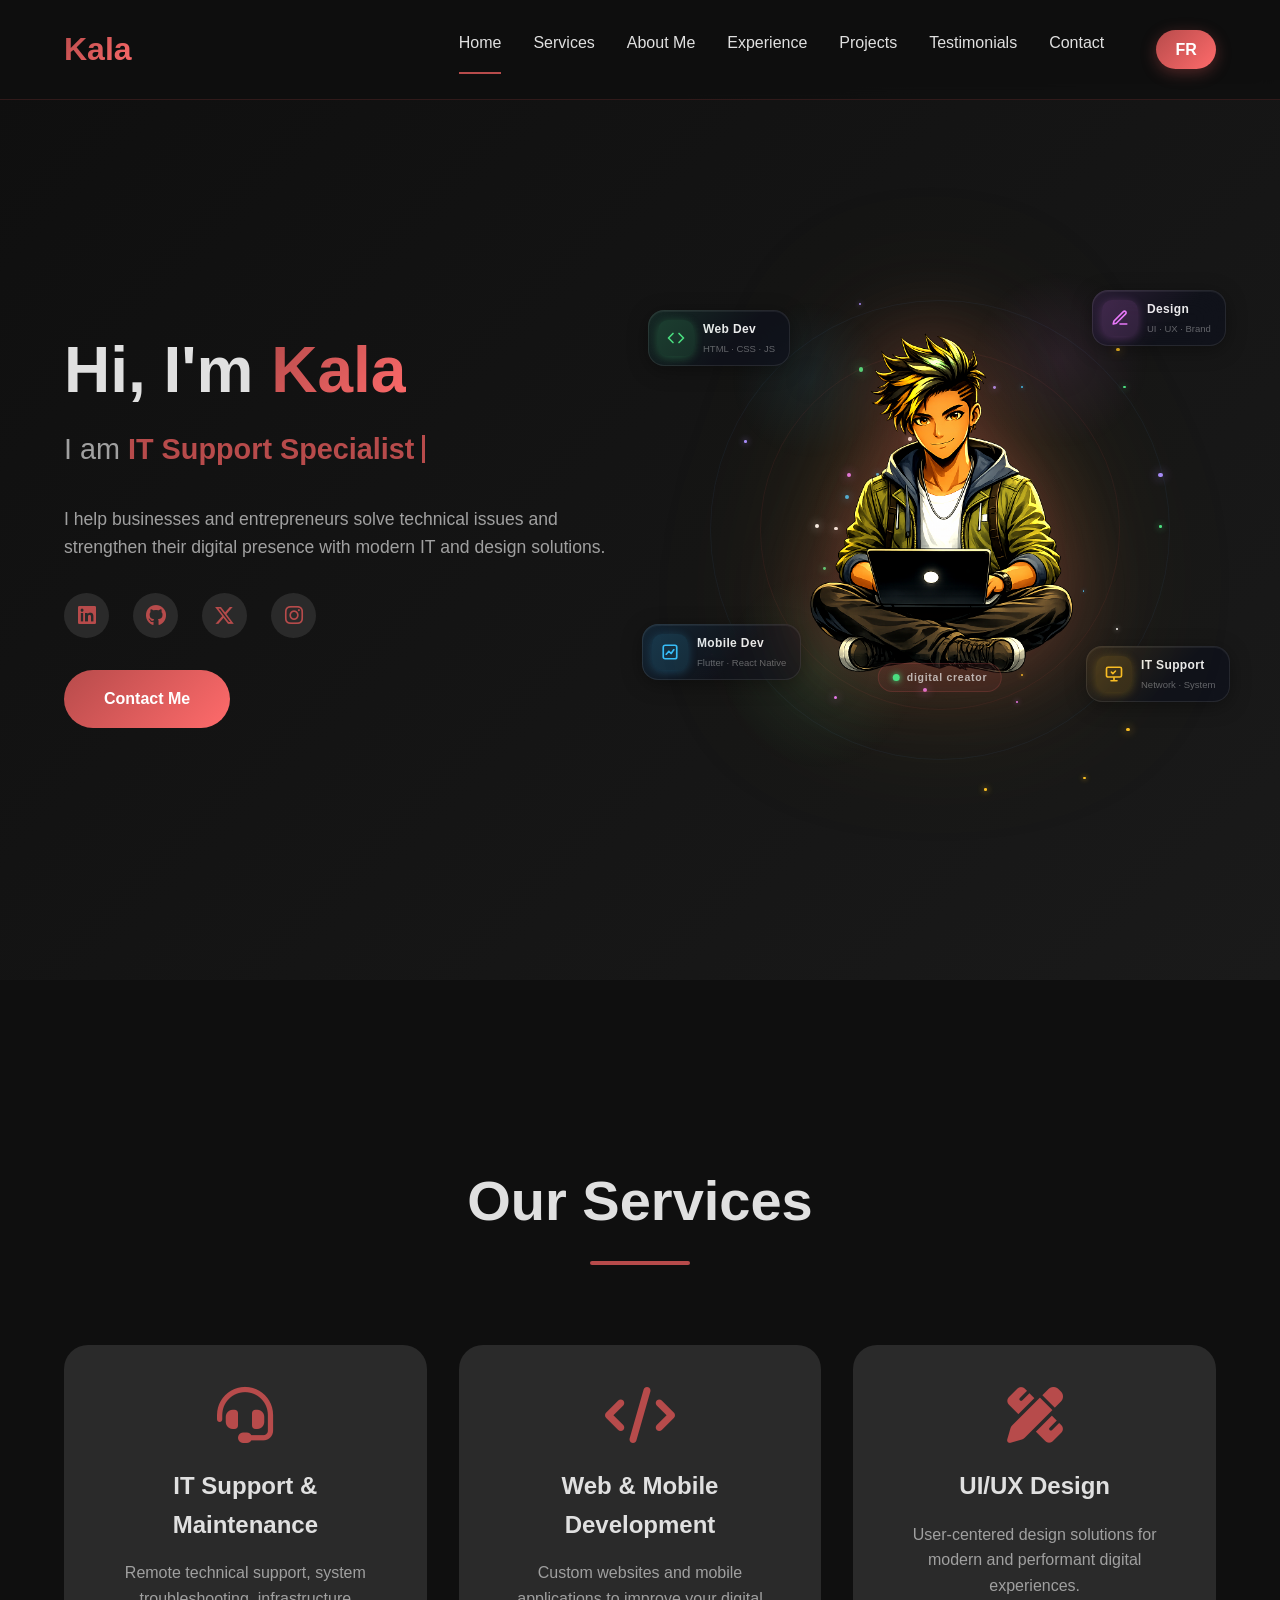
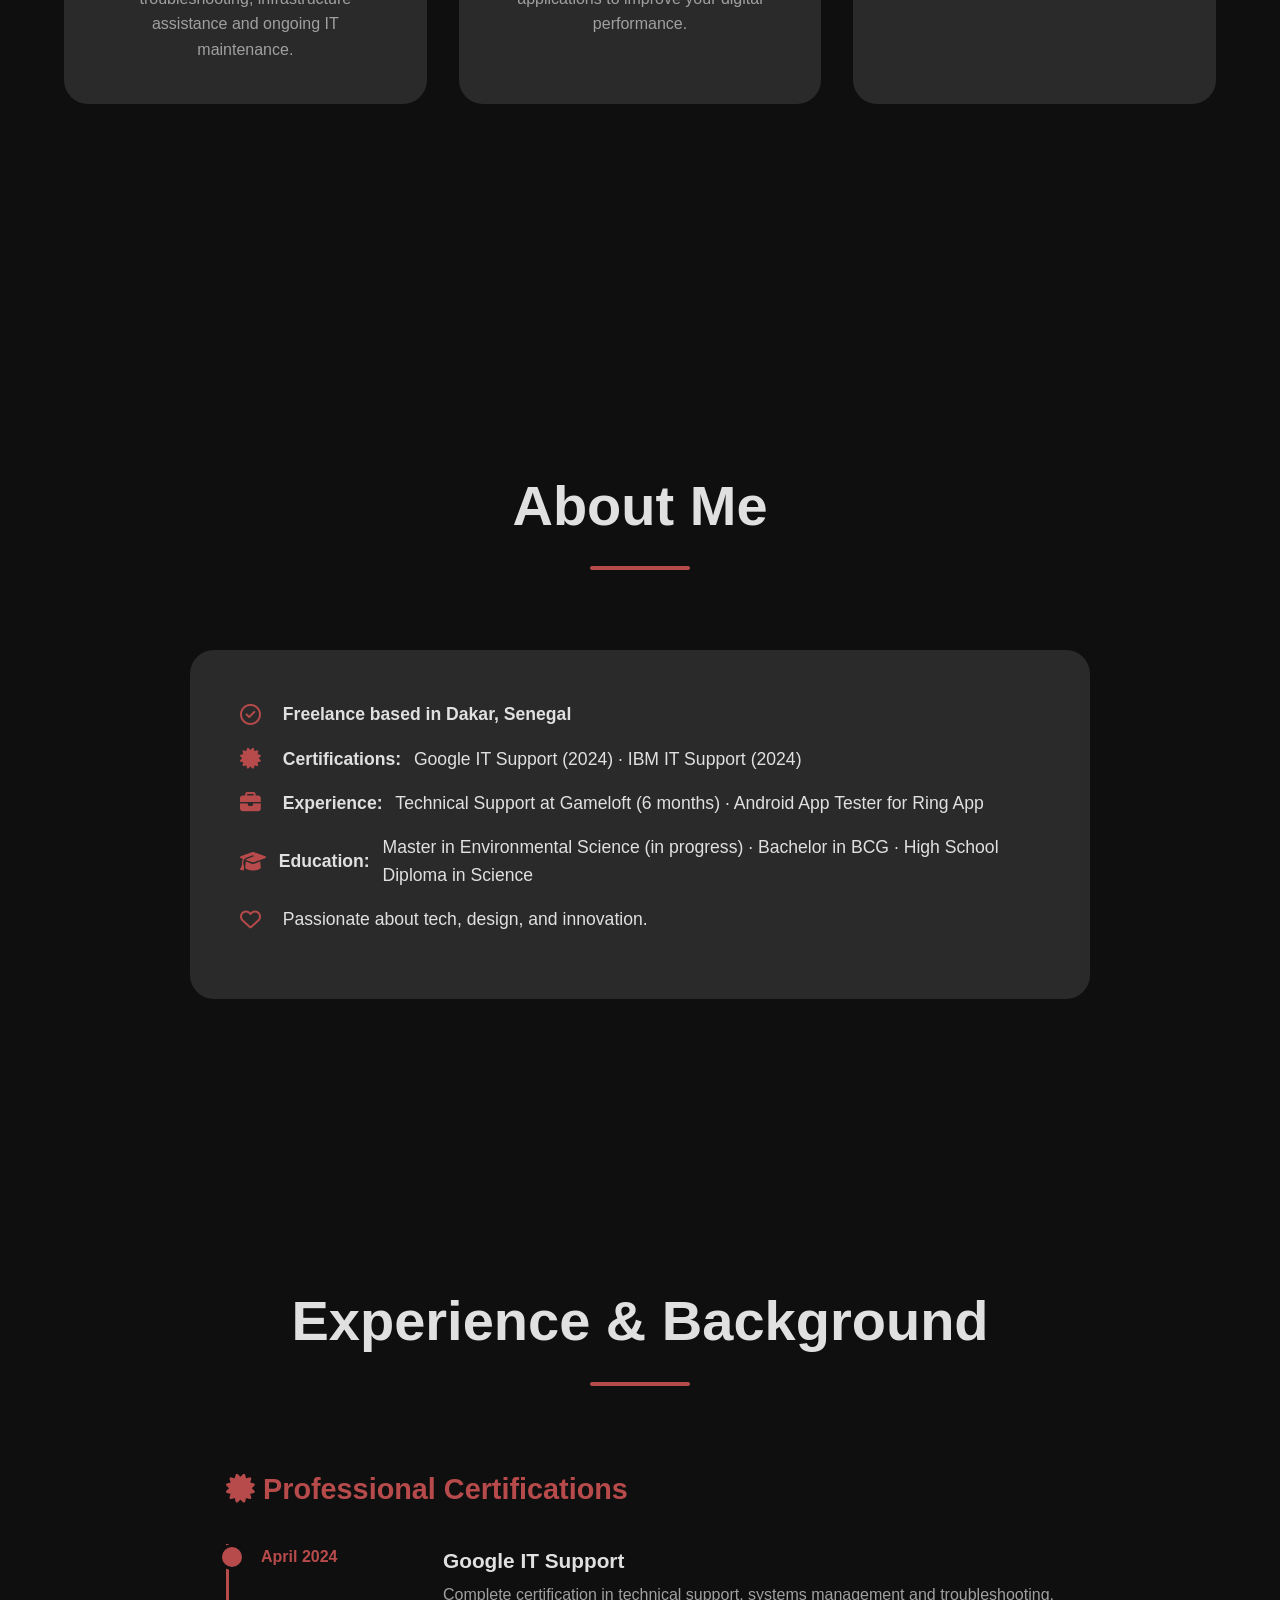
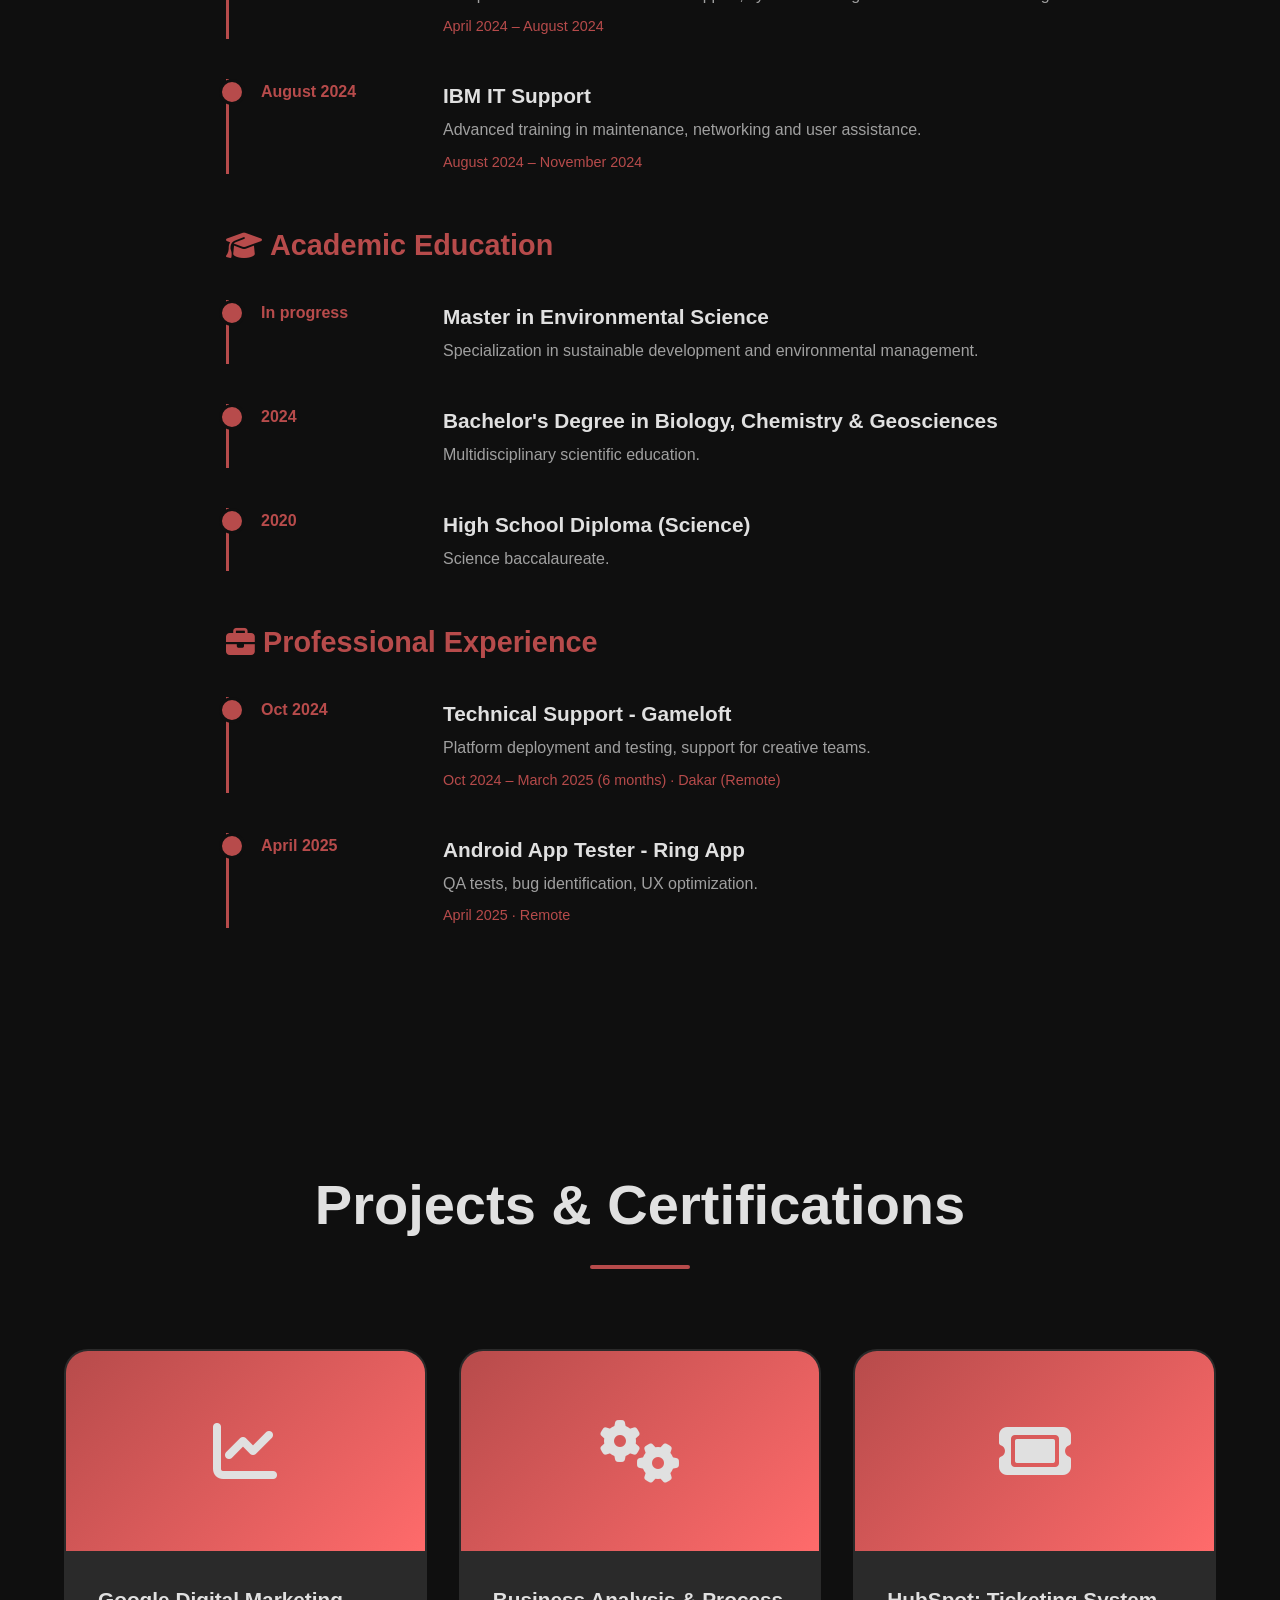
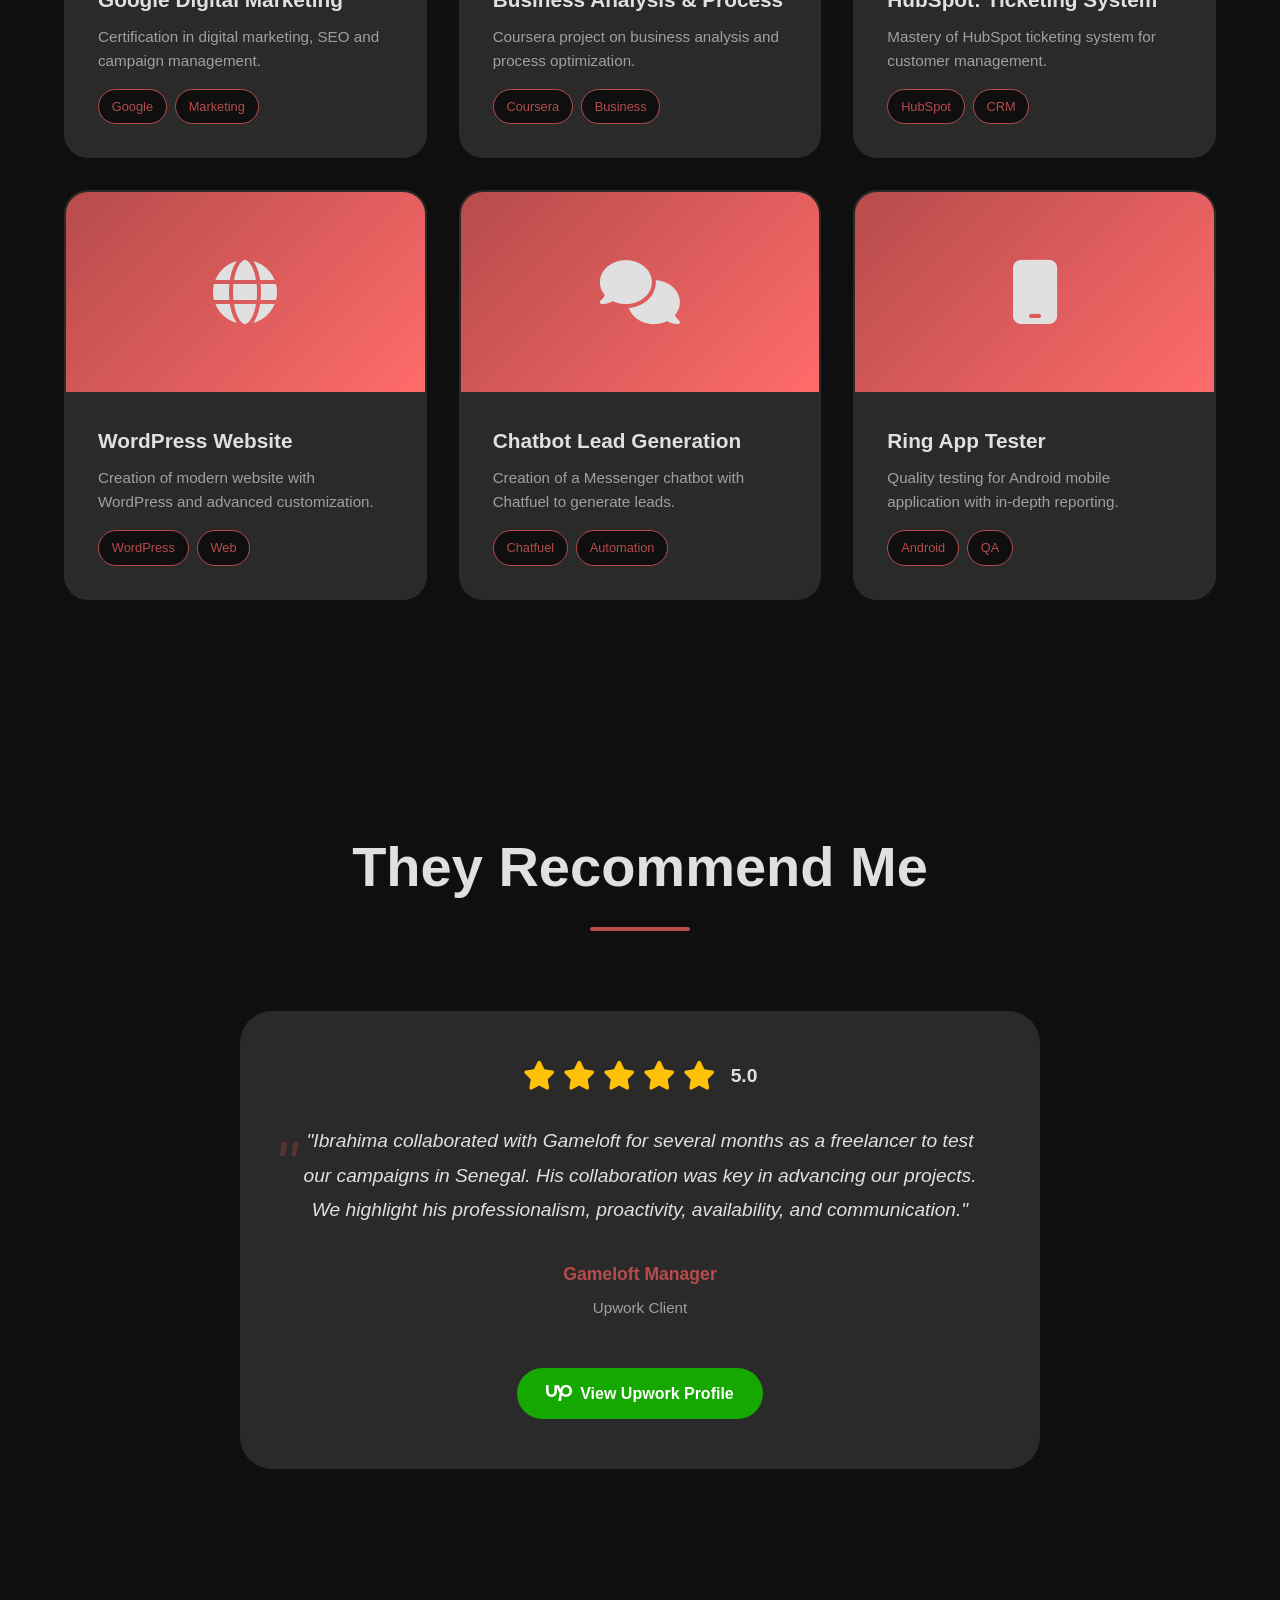
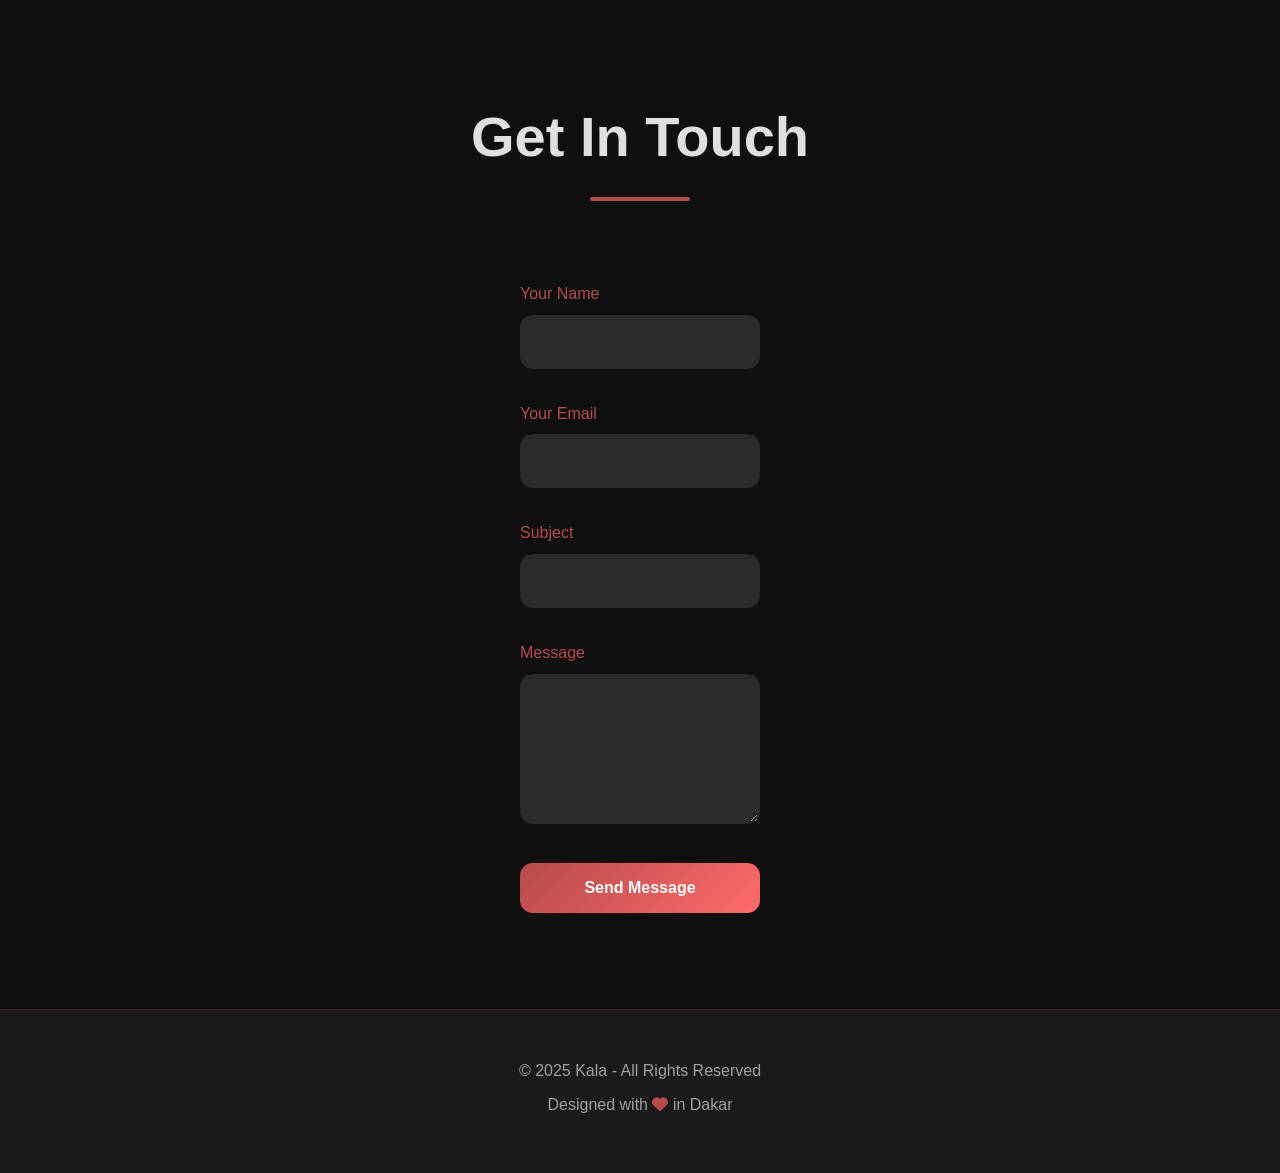
<file: en.html>
<!doctype html>
<html lang="en">

<head>
  <meta charset="UTF-8">
  <meta name="viewport" content="width=device-width, initial-scale=1.0">
  <title>Kala - IT Support & Digital Creator</title>
  <link rel="stylesheet" href="https://cdnjs.cloudflare.com/ajax/libs/font-awesome/6.5.2/css/all.min.css">
  <meta name="description" content="Kala - IT Support & Digital Creator based in Dakar.">
  <link rel="alternate" hreflang="en" href="https://bal-s-portfolio.vercel.app/en.html">
  <link rel="alternate" hreflang="fr" href="https://bal-s-portfolio.vercel.app/">

  <style>
    /* ═══════════════════════════════════════
     BASE (repris de style.css)
  ═══════════════════════════════════════ */
    * {
      margin: 0;
      padding: 0;
      box-sizing: border-box;
    }

    html {
      scroll-behavior: smooth;
    }

    :root {
      --primary: #b74b4b;
      --dark: #0f0f0f;
      --darker: #1a1a1a;
      --lighter: #2a2a2a;
      --accent: #ff6b6b;
      --text: #e0e0e0;
      --text-muted: #a0a0a0;
      --green: #4ade80;
      --pink: #e879f9;
      --blue: #38bdf8;
      --gold: #fbbf24;
    }

    body {
      background: var(--dark);
      color: var(--text);
      font-family: 'Segoe UI', Tahoma, Geneva, Verdana, sans-serif;
      overflow-x: hidden;
      line-height: 1.6;
    }

    @keyframes fadeInUp {
      from {
        opacity: 0;
        transform: translateY(30px)
      }

      to {
        opacity: 1;
        transform: translateY(0)
      }
    }

    @keyframes fadeInLeft {
      from {
        opacity: 0;
        transform: translateX(-30px)
      }

      to {
        opacity: 1;
        transform: translateX(0)
      }
    }

    @keyframes fadeInRight {
      from {
        opacity: 0;
        transform: translateX(30px)
      }

      to {
        opacity: 1;
        transform: translateX(0)
      }
    }

    @keyframes glow {

      0%,
      100% {
        box-shadow: 0 0 20px rgba(183, 75, 75, .3)
      }

      50% {
        box-shadow: 0 0 40px rgba(183, 75, 75, .6)
      }
    }

    @keyframes blink {

      0%,
      50% {
        opacity: 1
      }

      51%,
      100% {
        opacity: 0
      }
    }

    /* ── Header ── */
    header {
      position: fixed;
      top: 0;
      width: 100%;
      background: rgba(15, 15, 15, .95);
      backdrop-filter: blur(10px);
      padding: 1.5rem 5%;
      display: flex;
      justify-content: space-between;
      align-items: center;
      z-index: 1000;
      border-bottom: 1px solid rgba(183, 75, 75, .2);
    }

    .logo {
      font-size: 2rem;
      font-weight: bold;
      background: linear-gradient(135deg, var(--primary), var(--accent));
      -webkit-background-clip: text;
      -webkit-text-fill-color: transparent;
      background-clip: text;
      text-decoration: none;
    }

    nav {
      display: flex;
      gap: 2rem;
    }

    nav a {
      color: var(--text);
      text-decoration: none;
      font-weight: 500;
      transition: all .3s;
      position: relative;
    }

    nav a::after {
      content: '';
      position: absolute;
      bottom: -5px;
      left: 0;
      width: 0;
      height: 2px;
      background: var(--primary);
      transition: width .3s;
    }

    nav a:hover::after,
    nav a.active::after {
      width: 100%;
    }

    nav a:hover {
      color: var(--primary);
    }

    .menu-toggle {
      display: none;
      flex-direction: column;
      cursor: pointer;
      gap: 5px;
    }

    .menu-toggle span {
      width: 25px;
      height: 3px;
      background: var(--primary);
      border-radius: 2px;
      transition: all .3s;
    }

    /* ── HERO ── */
    .home {
      margin-top: 80px;
      min-height: 100vh;
      display: grid;
      grid-template-columns: 1fr 1fr;
      align-items: center;
      gap: 3rem;
      padding: 4rem 5%;
      background: linear-gradient(135deg, #0f0f0f 0%, #1a1a1a 100%);
    }

    .home-content {
      animation: fadeInLeft .8s ease;
    }

    .home-content h1 {
      font-size: 4rem;
      margin-bottom: 1rem;
      line-height: 1.2;
    }

    .home-content h1 span {
      background: linear-gradient(135deg, var(--primary), var(--accent));
      -webkit-background-clip: text;
      -webkit-text-fill-color: transparent;
      background-clip: text;
    }

    .typing-container {
      font-size: 1.8rem;
      margin-bottom: 2rem;
      display: flex;
      align-items: center;
      gap: .5rem;
      height: 3rem;
    }

    .typing-text {
      color: var(--text-muted);
      font-weight: 500;
    }

    .typing-word {
      color: var(--primary);
      font-weight: bold;
      min-width: 200px;
    }

    .typing-cursor {
      width: 3px;
      height: 1.8rem;
      background: var(--primary);
      animation: blink 1s infinite;
    }

    .home-content p {
      font-size: 1.1rem;
      margin-bottom: 2rem;
      color: var(--text-muted);
    }

    .social-icons {
      display: flex;
      gap: 1.5rem;
      margin-bottom: 2rem;
    }

    .social-icons a {
      display: flex;
      align-items: center;
      justify-content: center;
      width: 45px;
      height: 45px;
      background: var(--lighter);
      border-radius: 50%;
      color: var(--primary);
      text-decoration: none;
      font-size: 1.3rem;
      transition: all .3s;
      border: 2px solid transparent;
    }

    .social-icons a:hover {
      background: var(--primary);
      color: #fff;
      transform: translateY(-5px);
      box-shadow: 0 10px 25px rgba(183, 75, 75, .4);
    }

    .btn {
      display: inline-block;
      padding: 1rem 2.5rem;
      background: linear-gradient(135deg, var(--primary), var(--accent));
      color: #fff;
      text-decoration: none;
      border-radius: 50px;
      font-weight: bold;
      transition: all .3s;
      border: none;
      cursor: pointer;
      font-size: 1rem;
    }

    .btn:hover {
      transform: translateY(-3px);
      box-shadow: 0 10px 30px rgba(183, 75, 75, .5);
    }

    /* ══════════════════════════════════════
     AVATAR ANIMÉ (remplace .home-img)
  ══════════════════════════════════════ */
    .home-img {
      display: flex;
      justify-content: center;
      align-items: center;
      animation: fadeInRight .8s ease;
    }

    /* scène avatar */
    .scene {
      position: relative;
      width: 480px;
      height: 560px;
      display: flex;
      align-items: center;
      justify-content: center;
      flex-shrink: 0;
    }

    /* halos */
    .halo {
      position: absolute;
      border-radius: 50%;
      pointer-events: none;
    }

    .h-core {
      width: 260px;
      height: 260px;
      background: radial-gradient(circle, rgba(183, 75, 75, .18) 0%, transparent 70%);
      top: 50%;
      left: 50%;
      transform: translate(-50%, -50%);
      z-index: 1;
      animation: hbreathe 4s ease-in-out infinite;
    }

    .h-r1 {
      width: 360px;
      height: 360px;
      border: 1px solid rgba(183, 75, 75, .10);
      top: 50%;
      left: 50%;
      transform: translate(-50%, -50%);
      z-index: 1;
      animation: hbreathe 6s ease-in-out infinite;
    }

    .h-r2 {
      width: 460px;
      height: 460px;
      border: 1px solid rgba(96, 165, 250, .06);
      top: 50%;
      left: 50%;
      transform: translate(-50%, -50%);
      z-index: 1;
      animation: hbreathe 6s ease-in-out infinite 1s;
    }

    .h-green {
      width: 200px;
      height: 200px;
      background: radial-gradient(circle, rgba(74, 222, 128, .09) 0%, transparent 70%);
      bottom: 40px;
      left: 20px;
      z-index: 1;
      animation: hbreathe2 5s ease-in-out infinite .5s;
    }

    .h-pink {
      width: 180px;
      height: 180px;
      background: radial-gradient(circle, rgba(232, 121, 249, .08) 0%, transparent 70%);
      top: 20px;
      right: 30px;
      z-index: 1;
      animation: hbreathe2 7s ease-in-out infinite 1.2s;
    }

    .h-blue {
      width: 160px;
      height: 160px;
      background: radial-gradient(circle, rgba(56, 189, 248, .07) 0%, transparent 70%);
      top: 50px;
      left: 30px;
      z-index: 1;
      animation: hbreathe2 6s ease-in-out infinite .8s;
    }

    @keyframes hbreathe {

      0%,
      100% {
        opacity: .5;
        transform: translate(-50%, -50%) scale(1);
      }

      50% {
        opacity: 1;
        transform: translate(-50%, -50%) scale(1.1);
      }
    }

    @keyframes hbreathe2 {

      0%,
      100% {
        opacity: .4;
        transform: scale(1);
      }

      50% {
        opacity: .85;
        transform: scale(1.15);
      }
    }

    /* particules */
    .particles {
      position: absolute;
      inset: 0;
      pointer-events: none;
      z-index: 2;
    }

    .dot {
      position: absolute;
      border-radius: 50%;
      animation: fdot var(--dur) ease-in-out infinite var(--del);
    }

    @keyframes fdot {

      0%,
      100% {
        transform: translate(0, 0) scale(1);
        opacity: var(--op);
      }

      35% {
        transform: translate(var(--dx), var(--dy)) scale(1.5);
        opacity: 1;
      }

      70% {
        transform: translate(calc(var(--dx)*-.6), calc(var(--dy)*1.4)) scale(.7);
        opacity: .3;
      }
    }

    /* image avatar */
    .avatar-wrap {
      position: relative;
      z-index: 10;
      width: 380px;
      height: 480px;
      animation: avatar-float 6s ease-in-out infinite;
      transform-origin: center bottom;
    }

    .avatar-wrap img {
      width: 100%;
      height: 100%;
      object-fit: contain;
      mix-blend-mode: screen;
      filter: brightness(1.12) contrast(1.07) saturate(1.18) drop-shadow(0 0 40px rgba(183, 75, 75, .40)) drop-shadow(0 0 80px rgba(234, 184, 0, .18));
    }

    @keyframes avatar-float {
      0% {
        transform: translateY(0px) rotate(0deg);
      }

      20% {
        transform: translateY(-10px) rotate(0.4deg);
      }

      50% {
        transform: translateY(-16px) rotate(-0.3deg);
      }

      75% {
        transform: translateY(-8px) rotate(0.2deg);
      }

      100% {
        transform: translateY(0px) rotate(0deg);
      }
    }

    /* chips */
    .chip {
      position: absolute;
      z-index: 15;
      display: flex;
      align-items: center;
      gap: 9px;
      padding: 9px 14px 9px 9px;
      border-radius: 16px;
      background: rgba(14, 17, 28, .72);
      border: 1px solid rgba(255, 255, 255, .09);
      backdrop-filter: blur(16px);
      -webkit-backdrop-filter: blur(16px);
      box-shadow: 0 4px 20px rgba(0, 0, 0, .35), inset 0 1px 0 rgba(255, 255, 255, .06);
      cursor: default;
      user-select: none;
      transition: transform .35s cubic-bezier(.34, 1.56, .64, 1), box-shadow .3s, border-color .3s;
      will-change: transform;
    }

    .chip::before {
      content: '';
      position: absolute;
      inset: -1px;
      border-radius: 16px;
      background: linear-gradient(135deg, var(--col) 0%, transparent 60%);
      opacity: .12;
      pointer-events: none;
    }

    .chip:hover {
      transform: scale(1.11) translateY(-5px) !important;
      box-shadow: 0 0 28px var(--glow), 0 10px 32px rgba(0, 0, 0, .45);
      border-color: var(--col);
    }

    .chip:hover::before {
      opacity: .22;
    }

    .chip-ico {
      width: 36px;
      height: 36px;
      border-radius: 10px;
      display: flex;
      align-items: center;
      justify-content: center;
      background: var(--bg-ico);
      flex-shrink: 0;
      box-shadow: 0 2px 10px var(--glow);
    }

    .chip-ico svg {
      width: 18px;
      height: 18px;
    }

    .chip-txt {
      display: flex;
      flex-direction: column;
      gap: 2px;
    }

    .chip-name {
      font-size: 12px;
      font-weight: 700;
      color: rgba(255, 255, 255, .92);
      letter-spacing: .03em;
      white-space: nowrap;
      font-family: 'Segoe UI', sans-serif;
    }

    .chip-sub {
      font-size: 9.5px;
      color: rgba(255, 255, 255, .35);
      white-space: nowrap;
    }

    /* positions */
    .c1 {
      top: 60px;
      left: -52px;
      --col: var(--green);
      --glow: rgba(74, 222, 128, .28);
      --bg-ico: rgba(74, 222, 128, .13);
      animation: cf1 7.2s ease-in-out infinite;
    }

    .c2 {
      top: 40px;
      right: -46px;
      --col: var(--pink);
      --glow: rgba(232, 121, 249, .25);
      --bg-ico: rgba(232, 121, 249, .13);
      animation: cf2 8.8s ease-in-out infinite;
    }

    .c3 {
      bottom: 130px;
      left: -58px;
      --col: var(--blue);
      --glow: rgba(56, 189, 248, .25);
      --bg-ico: rgba(56, 189, 248, .13);
      animation: cf3 6.6s ease-in-out infinite;
      z-index: 8;
    }

    .c4 {
      bottom: 108px;
      right: -50px;
      --col: var(--gold);
      --glow: rgba(251, 191, 36, .25);
      --bg-ico: rgba(251, 191, 36, .13);
      animation: cf4 9.4s ease-in-out infinite;
      z-index: 8;
    }

    @keyframes cf1 {

      0%,
      100% {
        transform: translate(0, 0) rotate(-1.5deg);
      }

      28% {
        transform: translate(9px, -13px) rotate(1.2deg);
      }

      60% {
        transform: translate(3px, -6px) rotate(-.5deg);
      }

      80% {
        transform: translate(-6px, -15px) rotate(.8deg);
      }
    }

    @keyframes cf2 {

      0%,
      100% {
        transform: translate(0, 0) rotate(1deg);
      }

      25% {
        transform: translate(-10px, -11px) rotate(-1.3deg);
      }

      55% {
        transform: translate(-4px, -17px) rotate(.8deg);
      }

      78% {
        transform: translate(7px, -8px) rotate(-.4deg);
      }
    }

    @keyframes cf3 {

      0%,
      100% {
        transform: translate(0, 0) rotate(.5deg);
      }

      22% {
        transform: translate(8px, 11px) rotate(-1deg);
      }

      55% {
        transform: translate(-6px, 15px) rotate(1.2deg);
      }

      75% {
        transform: translate(3px, 6px) rotate(-.3deg);
      }
    }

    @keyframes cf4 {

      0%,
      100% {
        transform: translate(0, 0) rotate(-.8deg);
      }

      30% {
        transform: translate(-8px, 13px) rotate(.7deg);
      }

      65% {
        transform: translate(9px, 9px) rotate(-1.1deg);
      }
    }

    /* badge disponible */
    .badge {
      position: absolute;
      bottom: 118px;
      left: 50%;
      z-index: 20;
      transform: translateX(-50%);
      display: flex;
      align-items: center;
      gap: 7px;
      background: rgba(183, 75, 75, .10);
      border: 1px solid rgba(183, 75, 75, .25);
      border-radius: 30px;
      padding: 5px 14px;
      animation: bbob 5s ease-in-out infinite;
    }

    .badge-led {
      width: 7px;
      height: 7px;
      border-radius: 50%;
      background: #4ade80;
      animation: bled 2s ease-in-out infinite;
      box-shadow: 0 0 6px #4ade80;
    }

    .badge-lbl {
      font-size: 10.5px;
      font-weight: 700;
      color: rgba(255, 255, 255, .65);
      letter-spacing: .07em;
    }

    @keyframes bbob {

      0%,
      100% {
        transform: translateX(-50%) translateY(0);
      }

      50% {
        transform: translateX(-50%) translateY(-7px);
      }
    }

    @keyframes bled {

      0%,
      100% {
        opacity: 1;
      }

      50% {
        opacity: .2;
      }
    }

    /* ── Sections communes ── */
    .section {
      padding: 6rem 5%;
      min-height: 100vh;
      display: flex;
      flex-direction: column;
      justify-content: center;
    }

    .section-title {
      font-size: 3.5rem;
      text-align: center;
      margin-bottom: 4rem;
      position: relative;
    }

    .section-title::after {
      content: '';
      display: block;
      width: 100px;
      height: 4px;
      background: var(--primary);
      margin: 1rem auto;
      border-radius: 2px;
    }

    /* services */
    .services-container {
      display: grid;
      grid-template-columns: repeat(auto-fit, minmax(280px, 1fr));
      gap: 2rem;
      max-width: 1200px;
      margin: 0 auto;
    }

    .service-box {
      background: var(--lighter);
      padding: 2.5rem;
      border-radius: 1.5rem;
      text-align: center;
      transition: all .3s;
      border: 2px solid transparent;
      opacity: 0;
      animation: fadeInUp .8s ease forwards;
    }

    .service-box:nth-child(1) {
      animation-delay: .2s
    }

    .service-box:nth-child(2) {
      animation-delay: .4s
    }

    .service-box:nth-child(3) {
      animation-delay: .6s
    }

    .service-box:hover {
      transform: translateY(-10px);
      border-color: var(--primary);
      box-shadow: 0 20px 40px rgba(183, 75, 75, .3);
    }

    .service-box i {
      font-size: 3.5rem;
      color: var(--primary);
      margin-bottom: 1.5rem;
    }

    .service-box h3 {
      font-size: 1.5rem;
      margin-bottom: 1rem;
    }

    .service-box p {
      color: var(--text-muted);
    }

    /* about */
    .about-card {
      background: var(--lighter);
      padding: 3rem;
      border-radius: 1.5rem;
      max-width: 900px;
      margin: 0 auto;
      border: 2px solid transparent;
      transition: all .3s;
      opacity: 0;
      animation: fadeInUp .8s ease .3s forwards;
    }

    .about-card:hover {
      border-color: var(--primary);
      box-shadow: 0 20px 60px rgba(183, 75, 75, .3);
    }

    .about-card p {
      margin-bottom: 1rem;
      font-size: 1.1rem;
      display: flex;
      align-items: center;
      gap: .8rem;
    }

    .about-card i {
      color: var(--primary);
      font-size: 1.3rem;
      width: 30px;
    }

    /* timeline */
    .timeline {
      max-width: 850px;
      margin: 0 auto;
    }

    .timeline-header {
      font-size: 1.8rem;
      margin: 3rem 0 2rem;
      color: var(--primary);
      display: flex;
      align-items: center;
      gap: .5rem;
    }

    .timeline-header:first-of-type {
      margin-top: 0;
    }

    .timeline-item {
      display: grid;
      grid-template-columns: 150px 1fr;
      gap: 2rem;
      margin-bottom: 2.5rem;
      padding-left: 2rem;
      border-left: 3px solid var(--primary);
      position: relative;
      opacity: 0;
      animation: fadeInUp .8s ease forwards;
    }

    .timeline-item::before {
      content: '';
      position: absolute;
      left: -10px;
      top: 0;
      width: 20px;
      height: 20px;
      background: var(--primary);
      border-radius: 50%;
      border: 3px solid var(--dark);
    }

    .timeline-date {
      color: var(--primary);
      font-weight: bold;
    }

    .timeline-content h3 {
      font-size: 1.3rem;
      margin-bottom: .3rem;
    }

    .timeline-content p {
      color: var(--text-muted);
    }

    .timeline-content .duration {
      display: inline-block;
      margin-top: .5rem;
      color: var(--primary);
      font-size: .9rem;
    }

    /* projets */
    .projects-grid {
      display: grid;
      grid-template-columns: repeat(auto-fit, minmax(300px, 1fr));
      gap: 2rem;
      max-width: 1200px;
      margin: 0 auto;
    }

    .project-card {
      background: var(--lighter);
      border-radius: 1.5rem;
      overflow: hidden;
      transition: all .3s;
      border: 2px solid transparent;
      opacity: 0;
      animation: fadeInUp .8s ease forwards;
    }

    .project-card:nth-child(1) {
      animation-delay: .1s
    }

    .project-card:nth-child(2) {
      animation-delay: .2s
    }

    .project-card:nth-child(3) {
      animation-delay: .3s
    }

    .project-card:nth-child(4) {
      animation-delay: .4s
    }

    .project-card:nth-child(5) {
      animation-delay: .5s
    }

    .project-card:nth-child(6) {
      animation-delay: .6s
    }

    .project-card:hover {
      transform: translateY(-10px);
      border-color: var(--primary);
      box-shadow: 0 20px 40px rgba(183, 75, 75, .3);
    }

    .project-image {
      width: 100%;
      height: 200px;
      background: linear-gradient(135deg, var(--primary), var(--accent));
      display: flex;
      align-items: center;
      justify-content: center;
      font-size: 4rem;
    }

    .project-content {
      padding: 2rem;
    }

    .project-content h3 {
      font-size: 1.3rem;
      margin-bottom: .5rem;
    }

    .project-content p {
      color: var(--text-muted);
      margin-bottom: 1rem;
      font-size: .95rem;
    }

    .project-tags {
      display: flex;
      flex-wrap: wrap;
      gap: .5rem;
    }

    .tag {
      background: var(--dark);
      color: var(--primary);
      padding: .4rem .8rem;
      border-radius: 20px;
      font-size: .8rem;
      border: 1px solid var(--primary);
    }

    /* témoignage */
    .testimonial-card {
      max-width: 800px;
      margin: 0 auto;
      background: var(--lighter);
      border-radius: 2rem;
      padding: 3rem;
      border: 2px solid transparent;
      transition: all .3s;
      text-align: center;
      opacity: 0;
      animation: fadeInUp .8s ease .2s forwards;
    }

    .testimonial-card:hover {
      border-color: var(--primary);
      box-shadow: 0 20px 50px rgba(183, 75, 75, .3);
    }

    .rating {
      display: flex;
      justify-content: center;
      gap: .5rem;
      margin-bottom: 2rem;
      color: #ffc107;
      font-size: 1.8rem;
    }

    .rating span {
      color: var(--text);
      font-size: 1.2rem;
      margin-left: .5rem;
      font-weight: bold;
    }

    .testimonial-text {
      font-size: 1.2rem;
      line-height: 1.8;
      margin-bottom: 2rem;
      font-style: italic;
      position: relative;
    }

    .testimonial-text::before {
      content: '"';
      font-size: 4rem;
      color: var(--primary);
      opacity: .3;
      position: absolute;
      left: -1rem;
      top: -1rem;
    }

    .testimonial-author {
      font-weight: bold;
      color: var(--primary);
      font-size: 1.1rem;
      margin-bottom: .5rem;
    }

    .testimonial-role {
      color: var(--text-muted);
      font-size: .95rem;
      margin-bottom: 2rem;
    }

    .upwork-link {
      display: inline-flex;
      align-items: center;
      gap: .5rem;
      background: #14a800;
      color: #fff;
      padding: .8rem 1.8rem;
      border-radius: 40px;
      text-decoration: none;
      font-weight: 600;
      transition: all .3s;
      margin-top: 1rem;
    }

    .upwork-link:hover {
      background: #0f8a00;
      transform: scale(1.05);
      box-shadow: 0 10px 25px rgba(20, 168, 0, .4);
    }

    .upwork-link i {
      font-size: 1.3rem;
    }

    /* contact */
    .contact-container {
      max-width: 600px;
      margin: 0 auto;
      opacity: 0;
      animation: fadeInUp .8s ease .3s forwards;
    }

    .form-group {
      margin-bottom: 2rem;
    }

    .form-group label {
      display: block;
      margin-bottom: .5rem;
      font-weight: 500;
      color: var(--primary);
    }

    .form-group input,
    .form-group textarea {
      width: 100%;
      padding: 1rem;
      background: var(--lighter);
      border: 2px solid var(--lighter);
      border-radius: .8rem;
      color: var(--text);
      font-size: 1rem;
      font-family: inherit;
      transition: all .3s;
    }

    .form-group input:focus,
    .form-group textarea:focus {
      outline: none;
      border-color: var(--primary);
      background: rgba(183, 75, 75, .1);
    }

    .form-group textarea {
      resize: vertical;
      min-height: 150px;
    }

    .submit-btn {
      width: 100%;
      padding: 1rem;
      background: linear-gradient(135deg, var(--primary), var(--accent));
      color: #fff;
      border: none;
      border-radius: .8rem;
      font-size: 1rem;
      font-weight: bold;
      cursor: pointer;
      transition: all .3s;
    }

    .submit-btn:hover {
      transform: translateY(-3px);
      box-shadow: 0 10px 30px rgba(183, 75, 75, .5);
    }

    .form-message {
      margin-top: 1rem;
      padding: 1rem;
      border-radius: .8rem;
      text-align: center;
      font-weight: bold;
      display: none;
    }

    .form-message.success {
      background: rgba(76, 175, 80, .2);
      color: #4caf50;
      display: block;
    }

    .form-message.error {
      background: rgba(244, 67, 54, .2);
      color: #f44336;
      display: block;
    }

    /* footer */
    footer {
      background: var(--darker);
      padding: 3rem 5%;
      text-align: center;
      border-top: 1px solid rgba(183, 75, 75, .2);
    }

    footer p {
      color: var(--text-muted);
      margin-bottom: .5rem;
    }

    .back-to-top {
      position: fixed;
      bottom: 2rem;
      right: 2rem;
      width: 50px;
      height: 50px;
      background: var(--primary);
      border-radius: 50%;
      display: flex;
      align-items: center;
      justify-content: center;
      cursor: pointer;
      color: #fff;
      opacity: 0;
      visibility: hidden;
      transition: all .3s;
      z-index: 999;
    }

    .back-to-top.show {
      opacity: 1;
      visibility: visible;
    }

    .back-to-top:hover {
      transform: translateY(-5px);
      box-shadow: 0 10px 25px rgba(183, 75, 75, .5);
    }

    /* ── Responsive ── */
    @media(max-width:900px) {
      .home {
        grid-template-columns: 1fr;
        margin-top: 100px;
        text-align: center;
      }

      .home-content {
        order: 1;
      }

      .home-img {
        order: 2;
      }

      .social-icons {
        justify-content: center;
      }

      .scene {
        width: 360px;
        height: 440px;
      }

      .avatar-wrap {
        width: 230px;
        height: 310px;
      }

      .c1 {
        left: -10px;
        top: 50px;
      }

      .c2 {
        right: -10px;
        top: 35px;
      }

      .c3 {
        left: -8px;
        bottom: 100px;
      }

      .c4 {
        right: -8px;
        bottom: 84px;
      }
    }

    @media(max-width:768px) {
      header {
        padding: 1rem 5%;
      }

      nav {
        display: none;
        position: absolute;
        top: 80px;
        right: 5%;
        flex-direction: column;
        background: rgba(15, 15, 15, .95);
        padding: 1rem;
        border-radius: .8rem;
        min-width: 200px;
      }

      nav.active {
        display: flex;
      }

      .menu-toggle {
        display: flex;
      }

      .home-content h1 {
        font-size: 2.5rem;
      }

      .typing-container {
        font-size: 1.3rem;
        height: 2.5rem;
      }

      .section-title {
        font-size: 2.5rem;
      }

      .timeline-item {
        grid-template-columns: 100px 1fr;
        gap: 1rem;
        padding-left: 1.5rem;
      }
    }

    @media(max-width:480px) {
      .home-content h1 {
        font-size: 2rem;
      }

      .scene {
        width: 300px;
        height: 380px;
      }

      .avatar-wrap {
        width: 190px;
        height: 260px;
      }

      .chip-sub {
        display: none;
      }

      .c1,
      .c3 {
        left: -6px;
      }

      .c2,
      .c4 {
        right: -6px;
      }
    }

    /* ── Switcher Langue (EN/FR) ── */
    .lang-btn {
      margin-left: 20px;
      padding: 0.4em 1.2em;
      background: linear-gradient(135deg, var(--primary), var(--accent));
      color: #fff !important;
      border-radius: 20px;
      font-weight: 700;
      transition: all 0.3s ease;
      box-shadow: 0 4px 15px rgba(183, 75, 75, 0.4);
      display: inline-flex;
      align-items: center;
      justify-content: center;
    }

    .lang-btn:hover {
      box-shadow: 0 6px 20px rgba(183, 75, 75, 0.6);
      transform: translateY(-2px);
    }

    .lang-btn::after {
      content: none !important;
    }
  </style>
</head>

<body>

  <!-- ── HEADER ── -->
  <header>
    <a href="#" class="logo">Kala</a>
    <nav id="nav-menu">
      <a href="#home" class="nav-link active">Home</a>
      <a href="#services" class="nav-link">Services</a>
      <a href="#about" class="nav-link">About Me</a>
      <a href="#education" class="nav-link">Experience</a>
      <a href="#projects" class="nav-link">Projects</a>
      <a href="#testimonials" class="nav-link">Testimonials</a>
      <a href="#contact" class="nav-link">Contact</a>
      <a href="index.html" class="lang-btn">FR</a>
    </nav>
    <div class="menu-toggle" id="menu-toggle">
      <span></span><span></span><span></span>
    </div>
  </header>

  <!-- ══════════════════════════════════════
     HERO — avatar animé remplace le cercle
══════════════════════════════════════ -->
  <section class="home" id="home">
    <!-- Côté gauche : texte -->
    <div class="home-content">
      <h1>Hi, I'm <span>Kala</span></h1>
      <div class="typing-container">
        <span class="typing-text">I am</span>
        <span class="typing-word" id="typing-word"></span>
        <span class="typing-cursor"></span>
      </div>
      <p>I help businesses and entrepreneurs solve technical issues and strengthen their digital presence with modern IT
        and design solutions.</p>
      <div class="social-icons">
        <a href="https://www.linkedin.com/in/ibrahima-bal-0a8111285" target="_blank"><i
            class="fa-brands fa-linkedin"></i></a>
        <a href="https://github.com/ibrahimabal" target="_blank"><i class="fa-brands fa-github"></i></a>
        <a href="https://x.com/BalIbrahim42631" target="_blank"><i class="fa-brands fa-x-twitter"></i></a>
        <a href="https://www.instagram.com/ibrahimabal5/" target="_blank"><i class="fa-brands fa-instagram"></i></a>
      </div>
      <a href="#contact" class="btn">Contact Me</a>
    </div>

    <!-- Côté droit : scène avatar animée -->
    <div class="home-img">
      <div class="scene">
        <!-- Halos -->
        <div class="halo h-core"></div>
        <div class="halo h-r1"></div>
        <div class="halo h-r2"></div>
        <div class="halo h-green"></div>
        <div class="halo h-pink"></div>
        <div class="halo h-blue"></div>
        <!-- Particules -->
        <div class="particles" id="pts"></div>
        <!-- Avatar (mix-blend-mode:screen retire le fond noir) -->
        <div class="avatar-wrap">
          <img src="ball2.png" alt="Kala - IT Support & Créateur Digital">
        </div>
        <!-- Chip Web Dev -->
        <div class="chip c1">
          <div class="chip-ico">
            <svg viewBox="0 0 24 24" fill="none" stroke="#4ade80" stroke-width="2.2" stroke-linecap="round"
              stroke-linejoin="round">
              <polyline points="16 18 22 12 16 6" />
              <polyline points="8 6 2 12 8 18" />
            </svg>
          </div>
          <div class="chip-txt">
            <span class="chip-name">Web Dev</span>
            <span class="chip-sub">HTML · CSS · JS</span>
          </div>
        </div>
        <!-- Chip Design -->
        <div class="chip c2">
          <div class="chip-ico">
            <svg viewBox="0 0 24 24" fill="none" stroke="#e879f9" stroke-width="2.2" stroke-linecap="round"
              stroke-linejoin="round">
              <path d="M12 20h9" />
              <path d="M16.5 3.5a2.121 2.121 0 013 3L7 19l-4 1 1-4L16.5 3.5z" />
            </svg>
          </div>
          <div class="chip-txt">
            <span class="chip-name">Design</span>
            <span class="chip-sub">UI · UX · Brand</span>
          </div>
        </div>
        <!-- Chip Infographie -->
        <div class="chip c3">
          <div class="chip-ico">
            <svg viewBox="0 0 24 24" fill="none" stroke="#38bdf8" stroke-width="2.2" stroke-linecap="round"
              stroke-linejoin="round">
              <rect x="3" y="3" width="18" height="18" rx="2.5" />
              <path d="M7 15l3.5-4 3 3L17 9" />
              <circle cx="7" cy="15" r=".8" fill="#38bdf8" stroke="none" />
              <circle cx="10.5" cy="11" r=".8" fill="#38bdf8" stroke="none" />
              <circle cx="13.5" cy="14" r=".8" fill="#38bdf8" stroke="none" />
              <circle cx="17" cy="9" r=".8" fill="#38bdf8" stroke="none" />
            </svg>
          </div>
          <div class="chip-txt">
            <span class="chip-name">Mobile Dev</span>
            <span class="chip-sub">Flutter · React Native</span>
          </div>
        </div>
        <!-- Chip IT Support -->
        <div class="chip c4">
          <div class="chip-ico">
            <svg viewBox="0 0 24 24" fill="none" stroke="#fbbf24" stroke-width="2.2" stroke-linecap="round"
              stroke-linejoin="round">
              <rect x="2" y="3" width="20" height="13" rx="2" />
              <path d="M8 21h8M12 17v4" />
              <path d="M8.5 9.5l2 2 3.5-3.5" stroke-width="2" />
            </svg>
          </div>
          <div class="chip-txt">
            <span class="chip-name">IT Support</span>
            <span class="chip-sub">Network · System</span>
          </div>
        </div>
        <!-- Badge -->
        <div class="badge">
          <div class="badge-led"></div>
          <span class="badge-lbl">digital creator</span>
        </div>
      </div>
    </div>
  </section>

  <!-- ── SERVICES ── -->
  <section class="section" id="services">
    <h2 class="section-title">Our Services</h2>
    <div class="services-container">
      <div class="service-box"><i class="fa-solid fa-headset"></i>
        <h3>IT Support & Maintenance</h3>
        <p>Remote technical support, system troubleshooting, infrastructure assistance and ongoing IT maintenance.</p>
      </div>
      <div class="service-box"><i class="fa-solid fa-code"></i>
        <h3>Web & Mobile Development</h3>
        <p>Custom websites and mobile applications to improve your digital performance.</p>
      </div>
      <div class="service-box"><i class="fa-solid fa-pen-ruler"></i>
        <h3>UI/UX Design</h3>
        <p>User-centered design solutions for modern and performant digital experiences.</p>
      </div>
    </div>
  </section>

  <!-- ── ABOUT ── -->
  <section class="section" id="about">
    <h2 class="section-title">About Me</h2>
    <div class="about-card">
      <p><i class="fa-regular fa-circle-check"></i><strong>Freelance based in Dakar, Senegal</strong></p>
      <p><i class="fa-solid fa-certificate"></i><strong>Certifications:</strong> Google IT Support (2024) · IBM IT
        Support (2024)</p>
      <p><i class="fa-solid fa-briefcase"></i><strong>Experience:</strong> Technical Support at Gameloft (6 months) ·
        Android App Tester for Ring App</p>
      <p><i class="fa-solid fa-graduation-cap"></i><strong>Education:</strong> Master in Environmental Science (in
        progress) · Bachelor in BCG · High School Diploma in Science</p>
      <p><i class="fa-regular fa-heart"></i> Passionate about tech, design, and innovation.</p>
    </div>
  </section>

  <!-- ── EXPERIENCE ── -->
  <section class="section" id="education">
    <h2 class="section-title">Experience & Background</h2>
    <div class="timeline">
      <h3 class="timeline-header"><i class="fa-solid fa-certificate"></i> Professional Certifications</h3>
      <div class="timeline-item">
        <div class="timeline-date">April 2024</div>
        <div class="timeline-content">
          <h3>Google IT Support</h3>
          <p>Complete certification in technical support, systems management and troubleshooting.</p><span
            class="duration">April 2024 – August 2024</span>
        </div>
      </div>
      <div class="timeline-item">
        <div class="timeline-date">August 2024</div>
        <div class="timeline-content">
          <h3>IBM IT Support</h3>
          <p>Advanced training in maintenance, networking and user assistance.</p><span class="duration">August 2024 –
            November 2024</span>
        </div>
      </div>
      <h3 class="timeline-header"><i class="fa-solid fa-graduation-cap"></i> Academic Education</h3>
      <div class="timeline-item">
        <div class="timeline-date">In progress</div>
        <div class="timeline-content">
          <h3>Master in Environmental Science</h3>
          <p>Specialization in sustainable development and environmental management.</p>
        </div>
      </div>
      <div class="timeline-item">
        <div class="timeline-date">2024</div>
        <div class="timeline-content">
          <h3>Bachelor's Degree in Biology, Chemistry & Geosciences</h3>
          <p>Multidisciplinary scientific education.</p>
        </div>
      </div>
      <div class="timeline-item">
        <div class="timeline-date">2020</div>
        <div class="timeline-content">
          <h3>High School Diploma (Science)</h3>
          <p>Science baccalaureate.</p>
        </div>
      </div>
      <h3 class="timeline-header"><i class="fa-solid fa-briefcase"></i> Professional Experience</h3>
      <div class="timeline-item">
        <div class="timeline-date">Oct 2024</div>
        <div class="timeline-content">
          <h3>Technical Support - Gameloft</h3>
          <p>Platform deployment and testing, support for creative teams.</p><span class="duration">Oct 2024 – March
            2025 (6 months) · Dakar (Remote)</span>
        </div>
      </div>
      <div class="timeline-item">
        <div class="timeline-date">April 2025</div>
        <div class="timeline-content">
          <h3>Android App Tester - Ring App</h3>
          <p>QA tests, bug identification, UX optimization.</p><span class="duration">April 2025 · Remote</span>
        </div>
      </div>
    </div>
  </section>

  <!-- ── PROJECTS ── -->
  <section class="section" id="projects">
    <h2 class="section-title">Projects & Certifications</h2>
    <div class="projects-grid">
      <div class="project-card">
        <div class="project-image"><i class="fa-solid fa-chart-line"></i></div>
        <div class="project-content">
          <h3>Google Digital Marketing</h3>
          <p>Certification in digital marketing, SEO and campaign management.</p>
          <div class="project-tags"><span class="tag">Google</span><span class="tag">Marketing</span></div>
        </div>
      </div>
      <div class="project-card">
        <div class="project-image"><i class="fa-solid fa-cogs"></i></div>
        <div class="project-content">
          <h3>Business Analysis & Process</h3>
          <p>Coursera project on business analysis and process optimization.</p>
          <div class="project-tags"><span class="tag">Coursera</span><span class="tag">Business</span></div>
        </div>
      </div>
      <div class="project-card">
        <div class="project-image"><i class="fa-solid fa-ticket"></i></div>
        <div class="project-content">
          <h3>HubSpot: Ticketing System</h3>
          <p>Mastery of HubSpot ticketing system for customer management.</p>
          <div class="project-tags"><span class="tag">HubSpot</span><span class="tag">CRM</span></div>
        </div>
      </div>
      <div class="project-card">
        <div class="project-image"><i class="fa-solid fa-globe"></i></div>
        <div class="project-content">
          <h3>WordPress Website</h3>
          <p>Creation of modern website with WordPress and advanced customization.</p>
          <div class="project-tags"><span class="tag">WordPress</span><span class="tag">Web</span></div>
        </div>
      </div>
      <div class="project-card">
        <div class="project-image"><i class="fa-solid fa-comments"></i></div>
        <div class="project-content">
          <h3>Chatbot Lead Generation</h3>
          <p>Creation of a Messenger chatbot with Chatfuel to generate leads.</p>
          <div class="project-tags"><span class="tag">Chatfuel</span><span class="tag">Automation</span></div>
        </div>
      </div>
      <div class="project-card">
        <div class="project-image"><i class="fa-solid fa-mobile"></i></div>
        <div class="project-content">
          <h3>Ring App Tester</h3>
          <p>Quality testing for Android mobile application with in-depth reporting.</p>
          <div class="project-tags"><span class="tag">Android</span><span class="tag">QA</span></div>
        </div>
      </div>
    </div>
  </section>

  <!-- ── TESTIMONIALS ── -->
  <section class="section" id="testimonials">
    <h2 class="section-title">They Recommend Me</h2>
    <div class="testimonial-card">
      <div class="rating"><i class="fa-solid fa-star"></i><i class="fa-solid fa-star"></i><i
          class="fa-solid fa-star"></i><i class="fa-solid fa-star"></i><i class="fa-solid fa-star"></i><span>5.0</span>
      </div>
      <div class="testimonial-text">"Ibrahima collaborated with Gameloft for several months as a freelancer to test our
        campaigns in Senegal. His collaboration was key in advancing our projects. We highlight his professionalism,
        proactivity, availability, and communication."</div>
      <div class="testimonial-author">Gameloft Manager</div>
      <div class="testimonial-role">Upwork Client</div>
      <a href="https://www.upwork.com/freelancers/~01549369689af8c46e?promobnr=1" target="_blank" rel="noopener"
        class="upwork-link"><i class="fa-brands fa-upwork"></i> View Upwork Profile</a>
    </div>
  </section>

  <!-- ── CONTACT ── -->
  <section class="section" id="contact">
    <h2 class="section-title">Get In Touch</h2>
    <div class="contact-container">
      <form id="contact-form">
        <div class="form-group"><label>Your Name</label><input type="text" required></div>
        <div class="form-group"><label>Your Email</label><input type="email" required></div>
        <div class="form-group"><label>Subject</label><input type="text" required></div>
        <div class="form-group"><label>Message</label><textarea required></textarea></div>
        <button type="submit" class="submit-btn">Send Message</button>
        <div class="form-message" id="form-message"></div>
      </form>
    </div>
  </section>

  <footer>
    <p>© 2025 Kala - All Rights Reserved</p>
    <p>Designed with <i class="fa-solid fa-heart" style="color:var(--primary)"></i> in Dakar</p>
  </footer>

  <div class="back-to-top" id="back-to-top"><i class="fa-solid fa-chevron-up"></i></div>

  <script>
    /* ── Typing ── */
    const roles = ['IT Support Specialist', 'Graphic Designer', 'Digital Creator'];
    const tw = document.getElementById('typing-word');
    let cr = 0, ci = 0, del = false;
    function type() {
      const t = roles[cr];
      del ? ci-- : ci++;
      tw.textContent = t.substring(0, ci);
      let s = del ? 50 : 100;
      if (!del && ci === t.length) { del = true; s = 2000; }
      else if (del && ci === 0) { del = false; cr = (cr + 1) % roles.length; s = 500; }
      setTimeout(type, s);
    }
    type();

    /* ── Nav mobile ── */
    const nm = document.getElementById('nav-menu');
    document.getElementById('menu-toggle').addEventListener('click', () => nm.classList.toggle('active'));
    document.querySelectorAll('.nav-link').forEach(l => {
      l.addEventListener('click', e => {
        e.preventDefault(); nm.classList.remove('active');
        const t = document.querySelector(l.getAttribute('href'));
        if (t) t.scrollIntoView({ behavior: 'smooth' });
        document.querySelectorAll('.nav-link').forEach(x => x.classList.remove('active'));
        l.classList.add('active');
      });
    });

    /* ── Scroll active + back-to-top ── */
    window.addEventListener('scroll', () => {
      let cur = '';
      document.querySelectorAll('.section,#home').forEach(s => {
        if (pageYOffset >= s.offsetTop - 200) cur = s.id;
      });
      document.querySelectorAll('.nav-link').forEach(l => {
        l.classList.toggle('active', l.getAttribute('href') === '#' + cur);
      });
      document.getElementById('back-to-top').classList.toggle('show', window.pageYOffset > 300);
    });
    document.getElementById('back-to-top').addEventListener('click', () => window.scrollTo({ top: 0, behavior: 'smooth' }));

    /* ── Contact form ── */
    document.getElementById('contact-form').addEventListener('submit', function (e) {
      e.preventDefault();
      const fm = document.getElementById('form-message');
      fm.textContent = '✓ Message sent! I will reply shortly.';
      fm.className = 'form-message success';
      this.reset();
      setTimeout(() => fm.className = 'form-message', 5000);
    });

    /* ── Particules avatar ── */
    (function () {
      const cols = ['#4ade80', '#e879f9', '#38bdf8', '#fbbf24', '#ffffff', '#a78bfa'];
      const c = document.getElementById('pts');
      for (let i = 0; i < 30; i++) {
        const el = document.createElement('div');
        el.className = 'dot';
        const s = (Math.random() * 3 + 1.4).toFixed(1);
        const col = cols[i % cols.length];
        const dur = (Math.random() * 6 + 5).toFixed(1);
        const del2 = (Math.random() * 7).toFixed(1);
        const dx = ((Math.random() - .5) * 50).toFixed(0);
        const dy = ((Math.random() - .5) * 50).toFixed(0);
        const op = (Math.random() * .35 + 0.18).toFixed(2);
        el.style.cssText = `width:${s}px;height:${s}px;background:${col};left:${Math.random() * 96 + 2}%;top:${Math.random() * 96 + 2}%;box-shadow:0 0 ${s * 2.5}px ${col};--dur:${dur}s;--del:-${del2}s;--dx:${dx}px;--dy:${dy}px;--op:${op};`;
        c.appendChild(el);
      }
    })();
  </script>
</body>

</html>
</file>
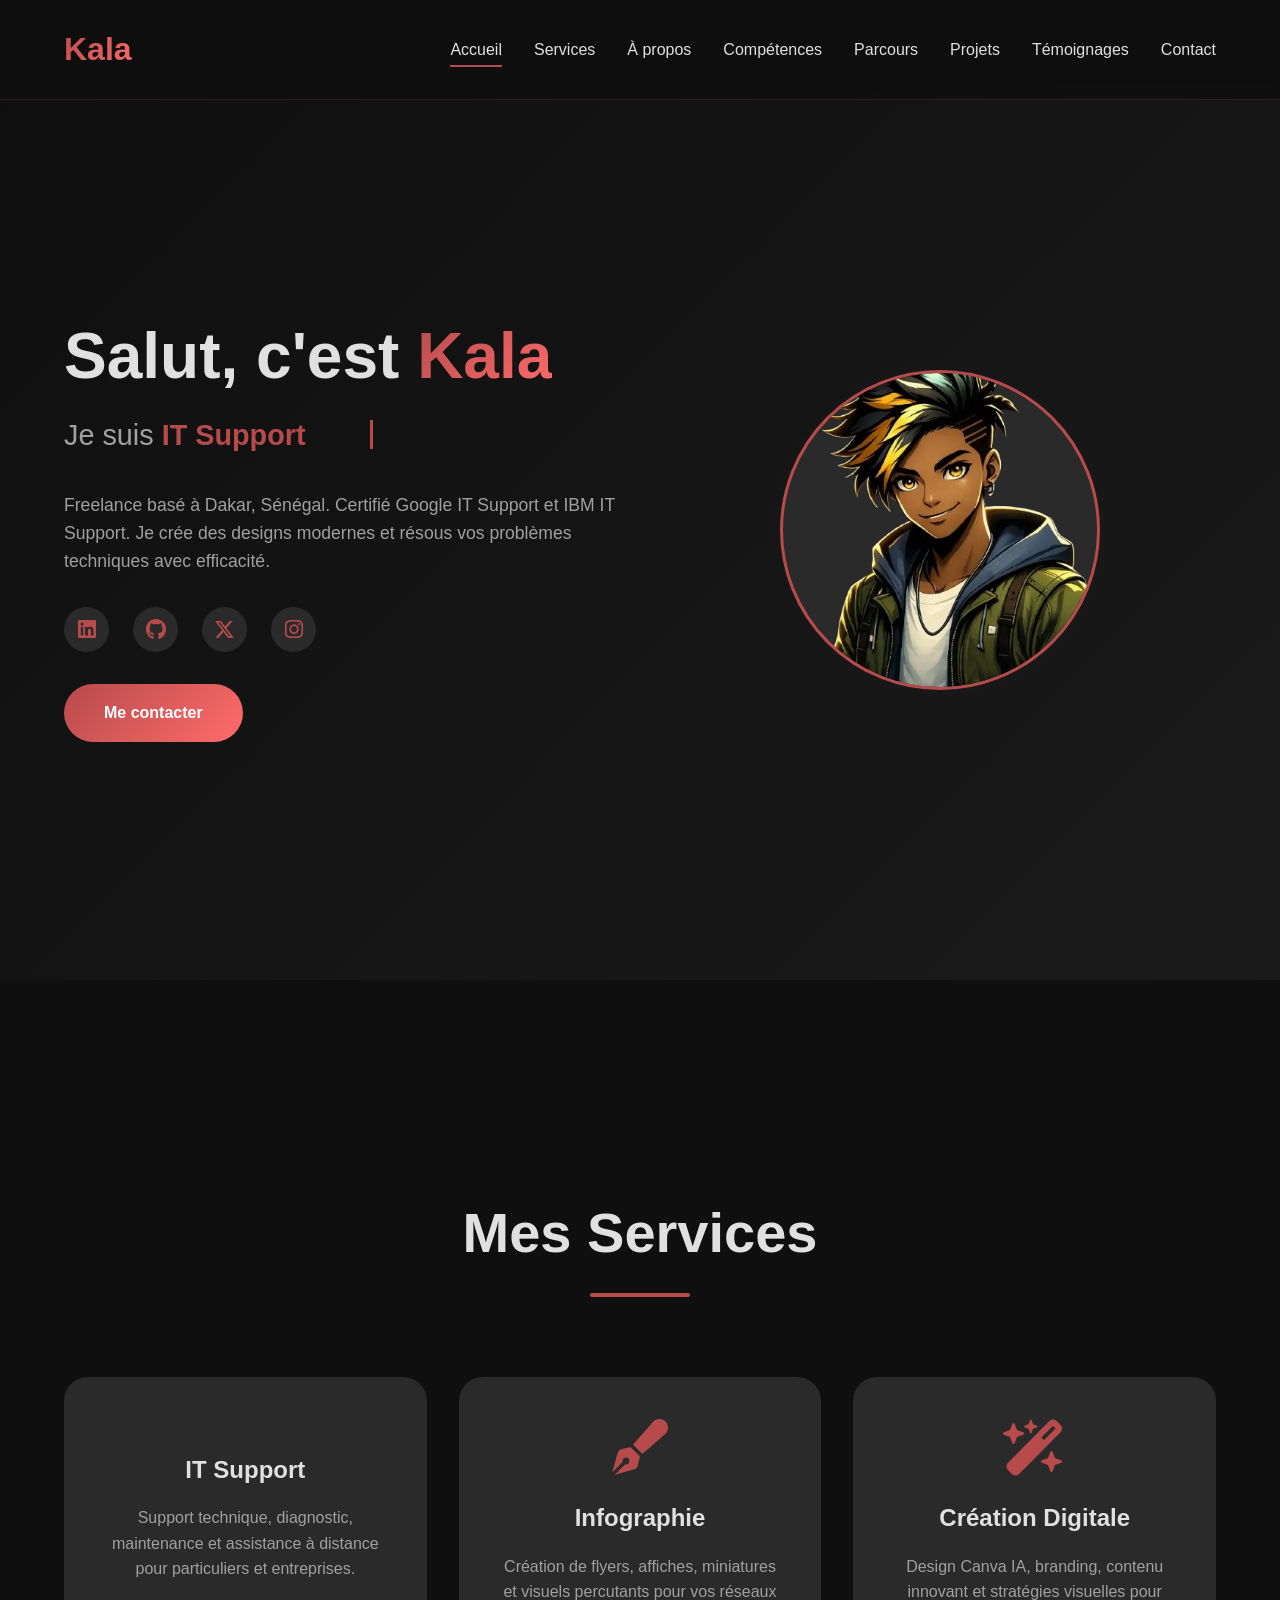
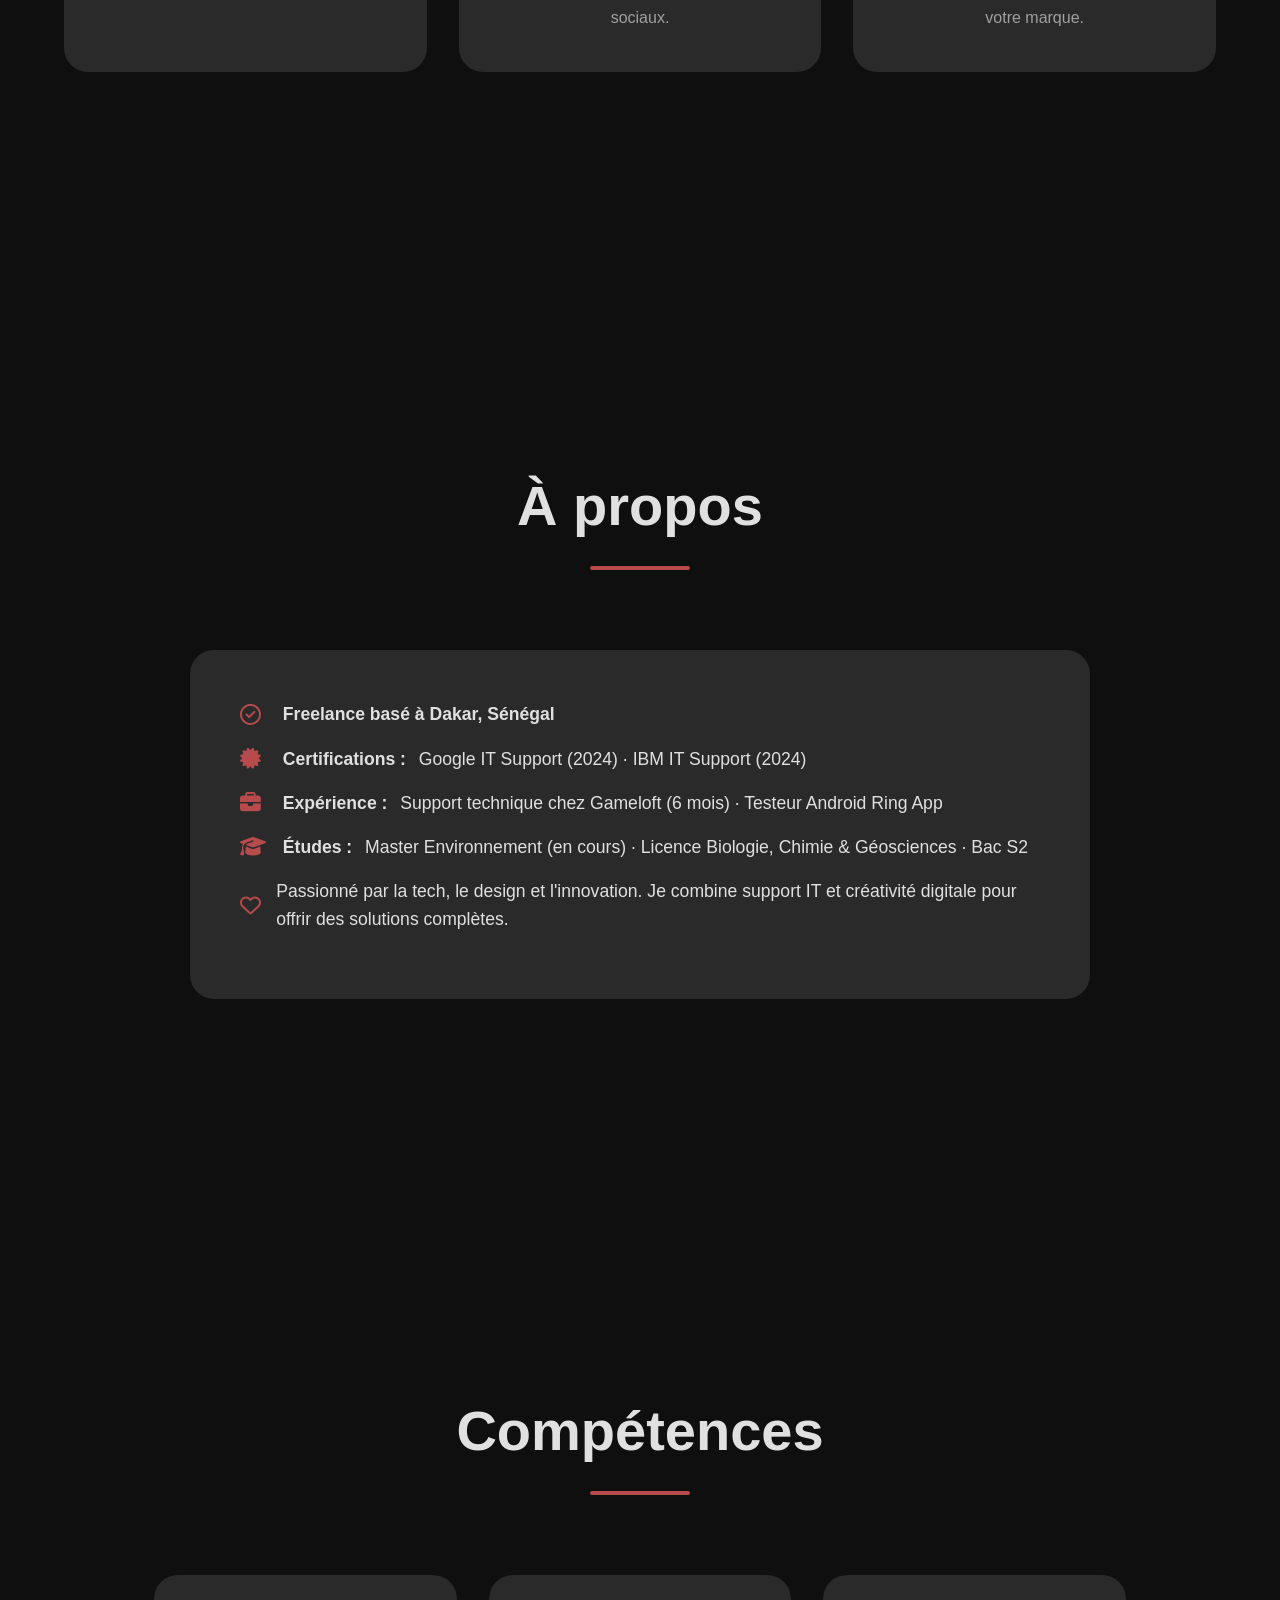
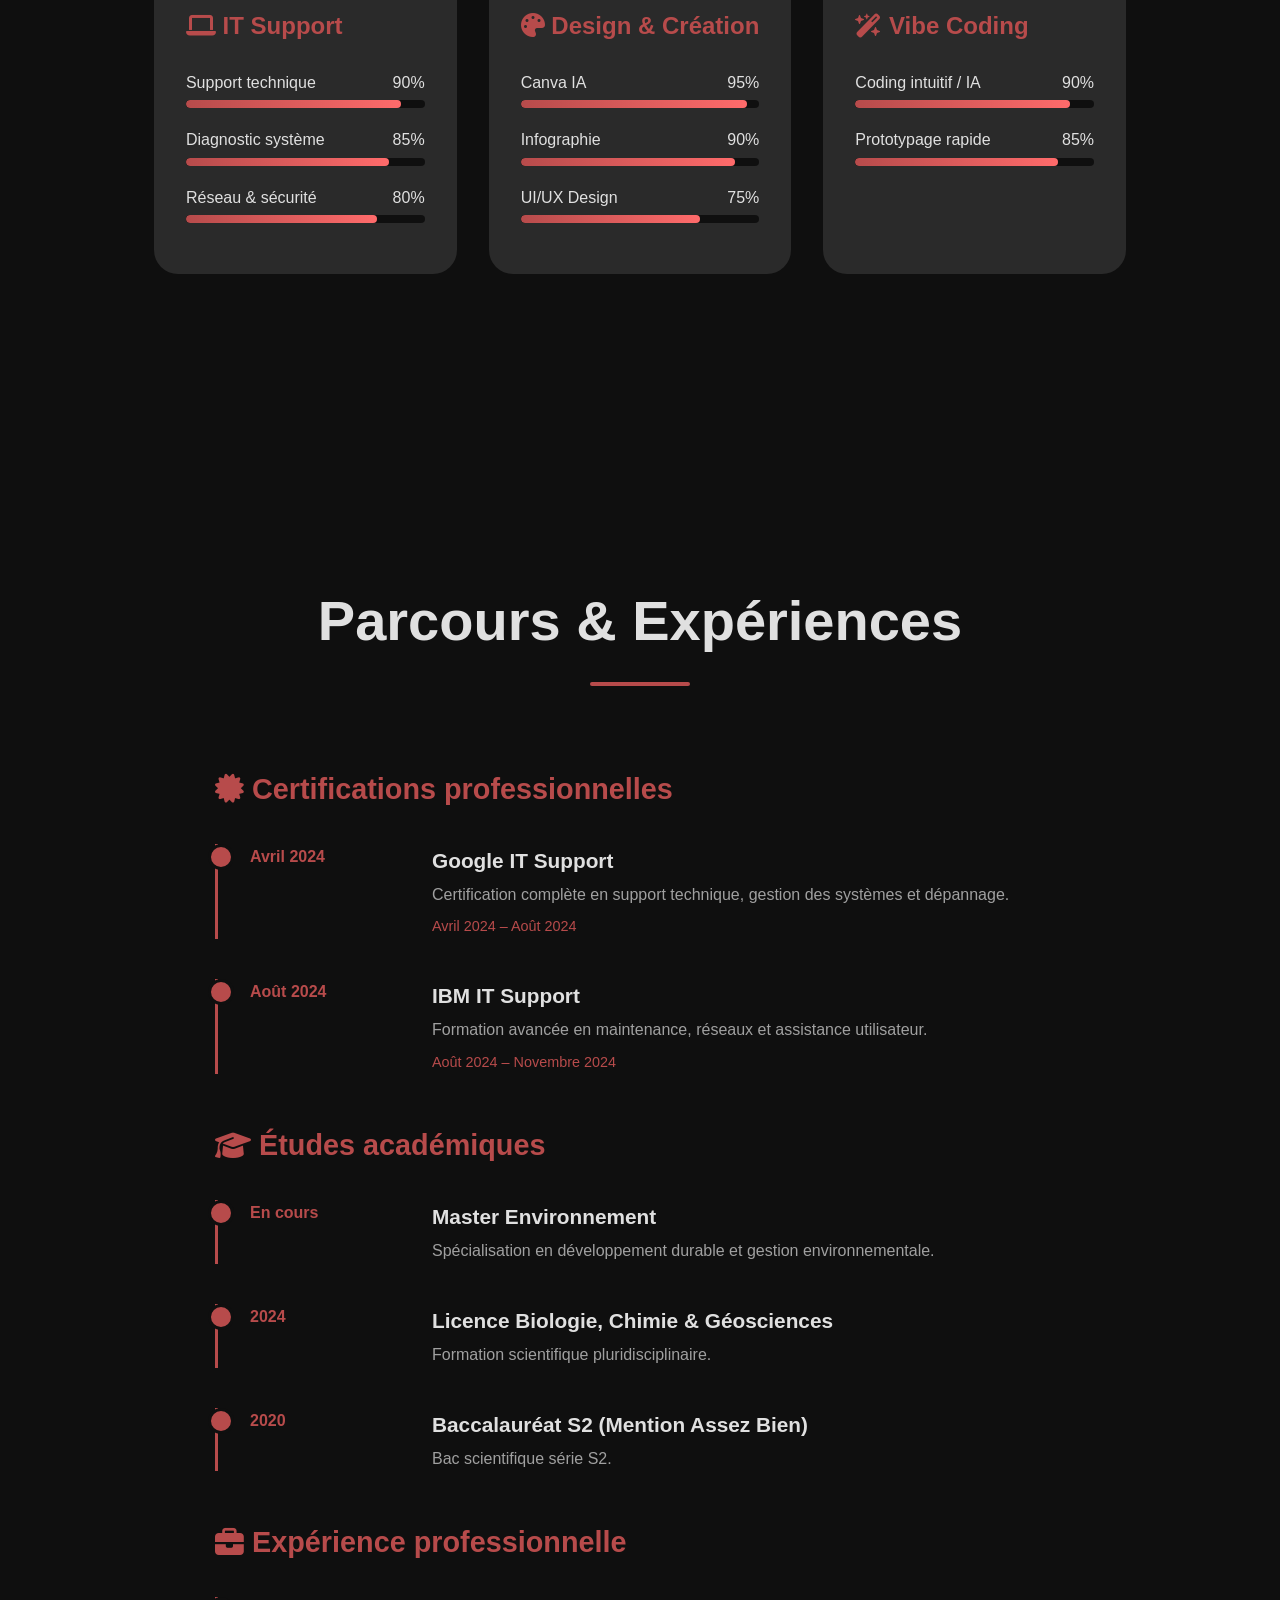
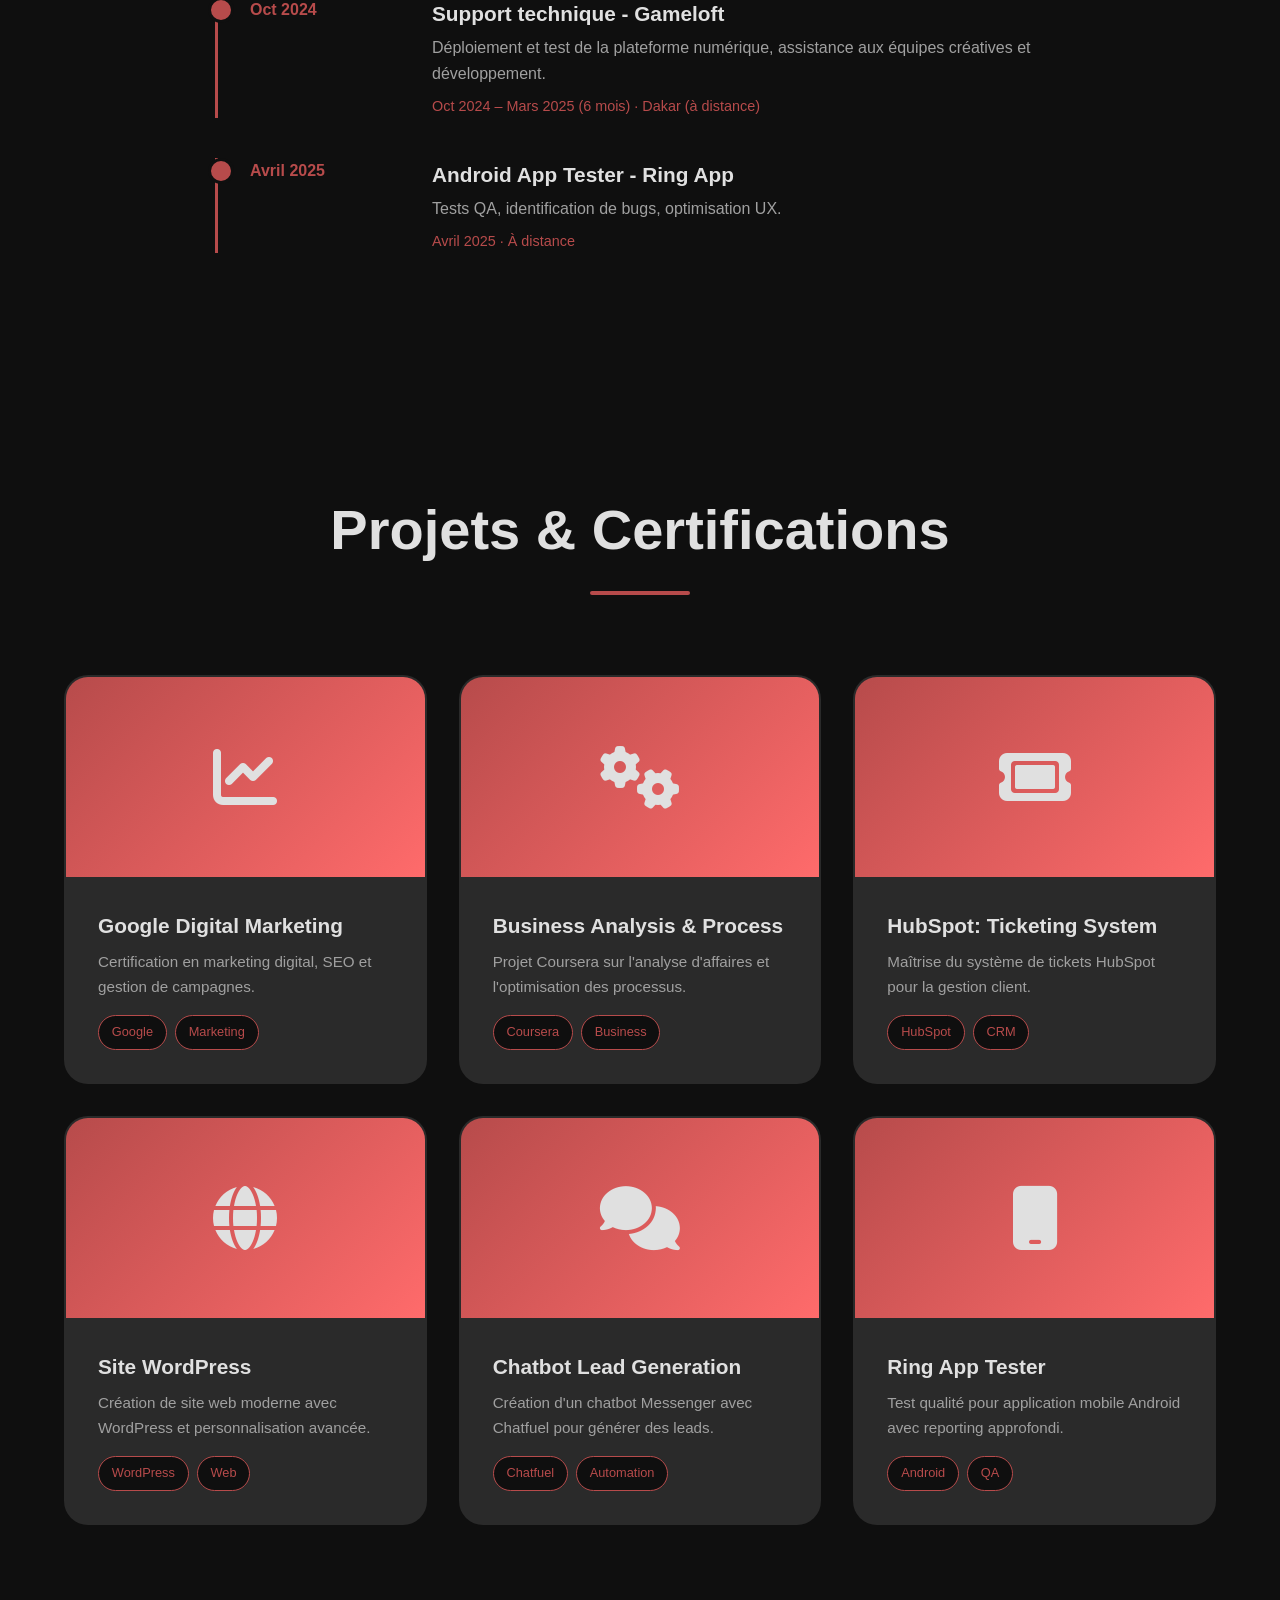
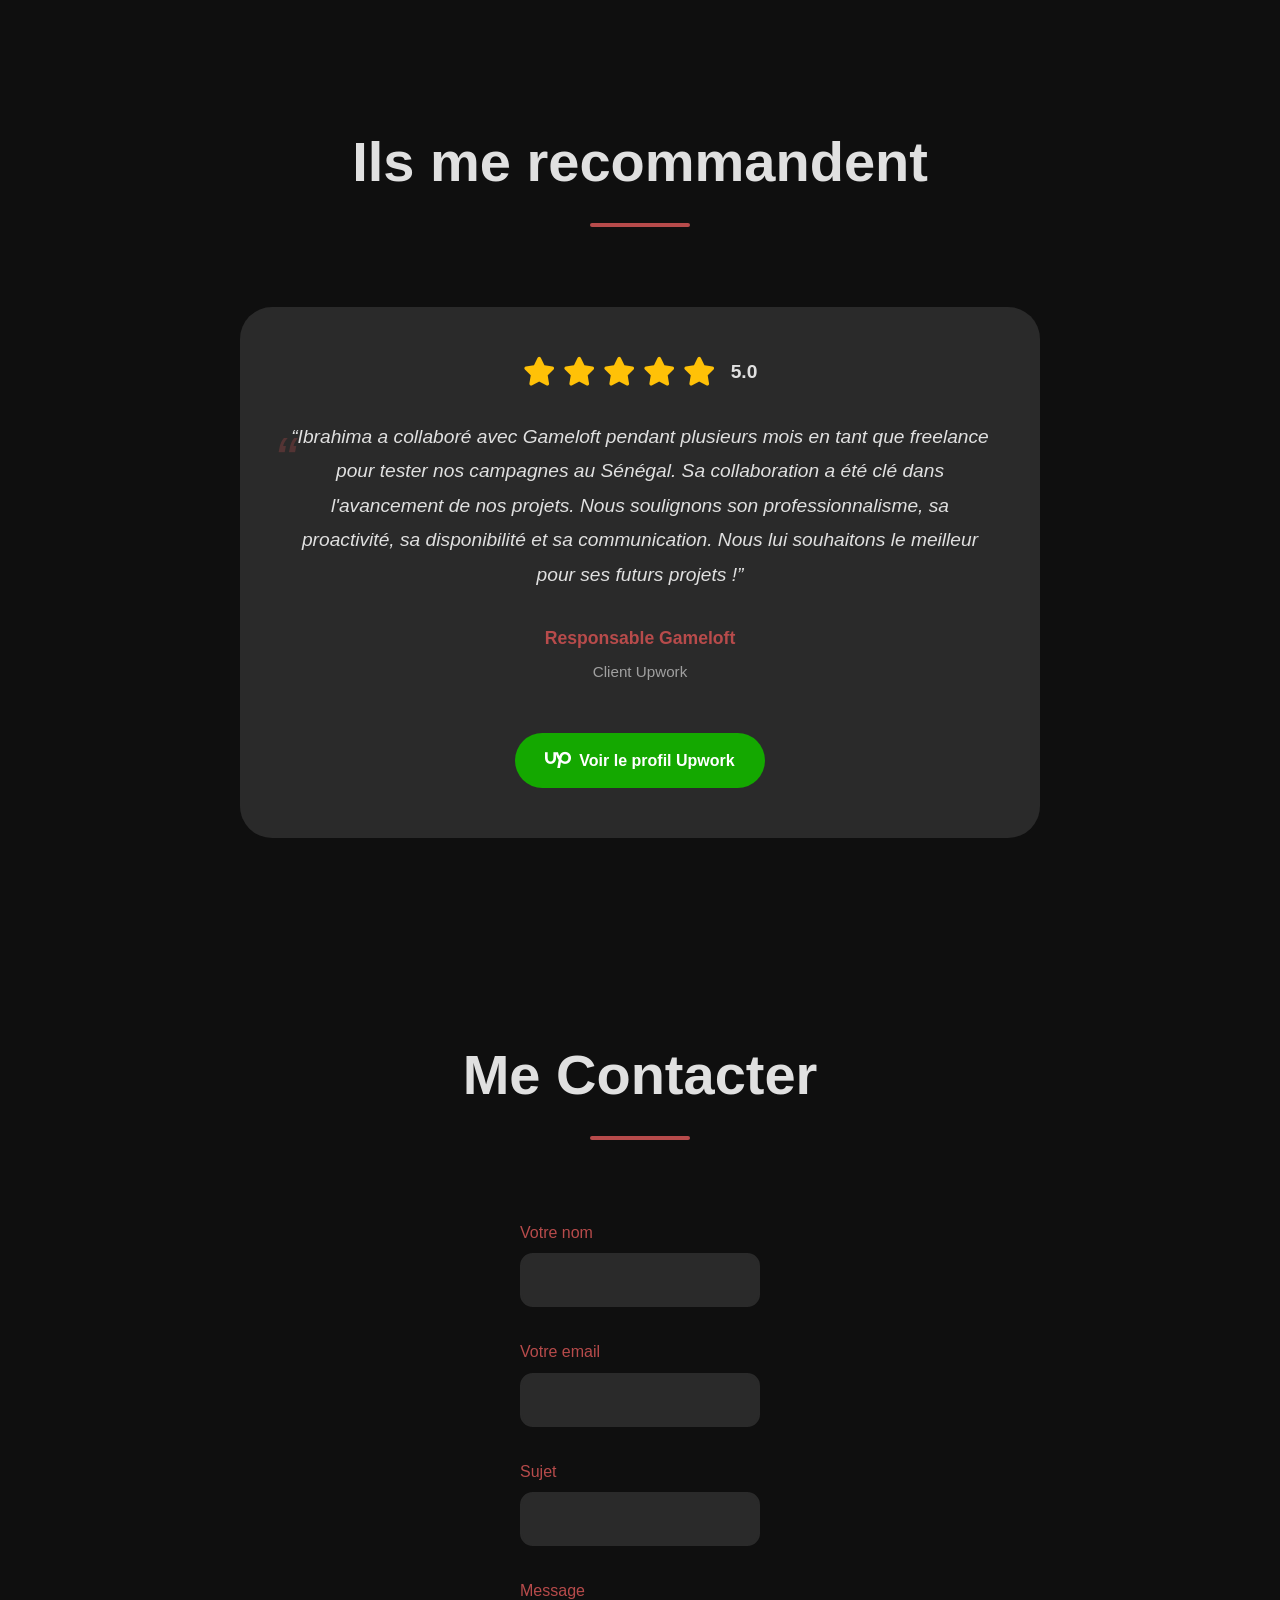
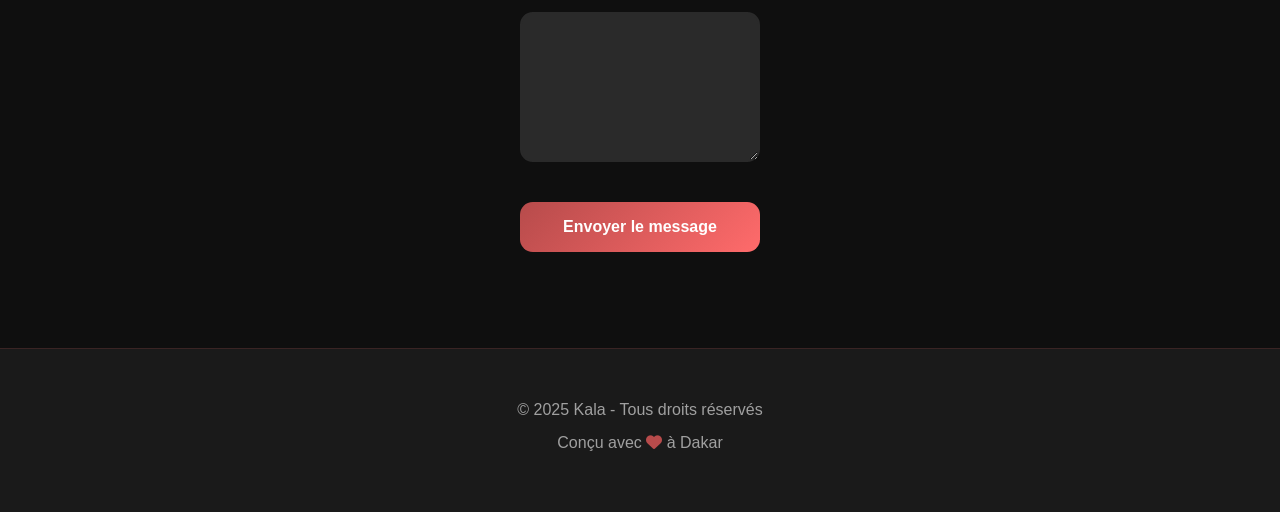
<file: kqlq.html>
<!doctype html>
<html lang="fr">
<head>
  <meta charset="UTF-8">
  <meta name="viewport" content="width=device-width, initial-scale=1.0">
  <title>Kala - IT Support & Créateur Digital</title>
  <link rel="stylesheet" href="https://cdnjs.cloudflare.com/ajax/libs/font-awesome/6.5.2/css/all.min.css">
  <style>
    * {
      margin: 0;
      padding: 0;
      box-sizing: border-box;
    }

    html {
      scroll-behavior: smooth;
    }

    :root {
      --primary: #b74b4b;
      --dark: #0f0f0f;
      --darker: #1a1a1a;
      --lighter: #2a2a2a;
      --accent: #ff6b6b;
      --text: #e0e0e0;
      --text-muted: #a0a0a0;
    }

    body {
      background: var(--dark);
      color: var(--text);
      font-family: 'Segoe UI', Tahoma, Geneva, Verdana, sans-serif;
      overflow-x: hidden;
      line-height: 1.6;
    }

    /* Animations */
    @keyframes fadeInUp {
      from { opacity: 0; transform: translateY(30px); }
      to { opacity: 1; transform: translateY(0); }
    }

    @keyframes fadeInLeft {
      from { opacity: 0; transform: translateX(-30px); }
      to { opacity: 1; transform: translateX(0); }
    }

    @keyframes fadeInRight {
      from { opacity: 0; transform: translateX(30px); }
      to { opacity: 1; transform: translateX(0); }
    }

    @keyframes glow {
      0%, 100% { box-shadow: 0 0 20px rgba(183, 75, 75, 0.3); }
      50% { box-shadow: 0 0 40px rgba(183, 75, 75, 0.6); }
    }

    @keyframes blink {
      0%, 50% { opacity: 1; }
      51%, 100% { opacity: 0; }
    }

    @keyframes progressFill {
      from { width: 0; }
      to { width: var(--progress); }
    }

    /* Classes d'animation */
    .animate-fadeUp {
      opacity: 0;
      animation: fadeInUp 0.8s ease forwards;
    }

    .animate-fadeLeft {
      opacity: 0;
      animation: fadeInLeft 0.8s ease forwards;
    }

    .animate-fadeRight {
      opacity: 0;
      animation: fadeInRight 0.8s ease forwards;
    }

    .delay-1 { animation-delay: 0.2s; }
    .delay-2 { animation-delay: 0.4s; }
    .delay-3 { animation-delay: 0.6s; }

    /* Header */
    header {
      position: fixed;
      top: 0;
      width: 100%;
      background: rgba(15, 15, 15, 0.95);
      backdrop-filter: blur(10px);
      padding: 1.5rem 5%;
      display: flex;
      justify-content: space-between;
      align-items: center;
      z-index: 1000;
      border-bottom: 1px solid rgba(183, 75, 75, 0.2);
    }

    .logo {
      font-size: 2rem;
      font-weight: bold;
      background: linear-gradient(135deg, var(--primary), var(--accent));
      -webkit-background-clip: text;
      -webkit-text-fill-color: transparent;
      background-clip: text;
      text-decoration: none;
    }

    nav {
      display: flex;
      gap: 2rem;
    }

    nav a {
      color: var(--text);
      text-decoration: none;
      font-weight: 500;
      transition: all 0.3s ease;
      position: relative;
    }

    nav a::after {
      content: '';
      position: absolute;
      bottom: -5px;
      left: 0;
      width: 0;
      height: 2px;
      background: var(--primary);
      transition: width 0.3s ease;
    }

    nav a:hover::after,
    nav a.active::after {
      width: 100%;
    }

    nav a:hover {
      color: var(--primary);
    }

    .menu-toggle {
      display: none;
      flex-direction: column;
      cursor: pointer;
      gap: 5px;
    }

    .menu-toggle span {
      width: 25px;
      height: 3px;
      background: var(--primary);
      border-radius: 2px;
      transition: all 0.3s ease;
    }

    /* Hero */
    .home {
      margin-top: 80px;
      min-height: 100vh;
      display: grid;
      grid-template-columns: 1fr 1fr;
      align-items: center;
      gap: 3rem;
      padding: 4rem 5%;
      background: linear-gradient(135deg, #0f0f0f 0%, #1a1a1a 100%);
    }

    .home-content {
      animation: fadeInLeft 0.8s ease;
    }

    .home-content h1 {
      font-size: 4rem;
      margin-bottom: 1rem;
      line-height: 1.2;
    }

    .home-content h1 span {
      background: linear-gradient(135deg, var(--primary), var(--accent));
      -webkit-background-clip: text;
      -webkit-text-fill-color: transparent;
      background-clip: text;
    }

    .typing-container {
      font-size: 1.8rem;
      margin-bottom: 2rem;
      display: flex;
      align-items: center;
      gap: 0.5rem;
      height: 3rem;
    }

    .typing-text {
      color: var(--text-muted);
      font-weight: 500;
    }

    .typing-word {
      color: var(--primary);
      font-weight: bold;
      min-width: 200px;
    }

    .typing-cursor {
      width: 3px;
      height: 1.8rem;
      background: var(--primary);
      animation: blink 1s infinite;
    }

    .home-content p {
      font-size: 1.1rem;
      margin-bottom: 2rem;
      color: var(--text-muted);
    }

    .social-icons {
      display: flex;
      gap: 1.5rem;
      margin-bottom: 2rem;
    }

    .social-icons a {
      display: flex;
      align-items: center;
      justify-content: center;
      width: 45px;
      height: 45px;
      background: var(--lighter);
      border-radius: 50%;
      color: var(--primary);
      text-decoration: none;
      font-size: 1.3rem;
      transition: all 0.3s ease;
      border: 2px solid transparent;
    }

    .social-icons a:hover {
      background: var(--primary);
      color: white;
      transform: translateY(-5px);
      box-shadow: 0 10px 25px rgba(183, 75, 75, 0.4);
    }

    .btn {
      display: inline-block;
      padding: 1rem 2.5rem;
      background: linear-gradient(135deg, var(--primary), var(--accent));
      color: white;
      text-decoration: none;
      border-radius: 50px;
      font-weight: bold;
      transition: all 0.3s ease;
      border: none;
      cursor: pointer;
      font-size: 1rem;
    }

    .btn:hover {
      transform: translateY(-3px);
      box-shadow: 0 10px 30px rgba(183, 75, 75, 0.5);
    }

    .home-img {
      display: flex;
      justify-content: center;
      align-items: center;
      animation: fadeInRight 0.8s ease;
    }

    .home-img-wrapper {
      width: 350px;
      height: 350px;
      background: radial-gradient(circle, rgba(183, 75, 75, 0.2) 0%, rgba(183, 75, 75, 0) 70%);
      border-radius: 50%;
      display: flex;
      align-items: center;
      justify-content: center;
      animation: glow 3s ease-in-out infinite;
    }

    .home-img-inner {
      width: 320px;
      height: 320px;
      background: var(--lighter);
      border-radius: 50%;
      display: flex;
      align-items: center;
      justify-content: center;
      font-size: 6rem;
      border: 3px solid var(--primary);
    }

    .home-img-inner img {
      width: 100%;
      height: 100%;
      object-fit: cover;
      border-radius: 50%;
    }

    /* Sections communes */
    .section {
      padding: 6rem 5%;
      min-height: 100vh;
      display: flex;
      flex-direction: column;
      justify-content: center;
    }

    .section-title {
      font-size: 3.5rem;
      text-align: center;
      margin-bottom: 4rem;
      position: relative;
    }

    .section-title::after {
      content: '';
      display: block;
      width: 100px;
      height: 4px;
      background: var(--primary);
      margin: 1rem auto;
      border-radius: 2px;
    }

    /* Services */
    .services-container {
      display: grid;
      grid-template-columns: repeat(auto-fit, minmax(280px, 1fr));
      gap: 2rem;
      max-width: 1200px;
      margin: 0 auto;
    }

    .service-box {
      background: var(--lighter);
      padding: 2.5rem;
      border-radius: 1.5rem;
      text-align: center;
      transition: all 0.3s ease;
      border: 2px solid transparent;
      opacity: 0;
      animation: fadeInUp 0.8s ease forwards;
    }

    .service-box:nth-child(1) { animation-delay: 0.2s; }
    .service-box:nth-child(2) { animation-delay: 0.4s; }
    .service-box:nth-child(3) { animation-delay: 0.6s; }

    .service-box:hover {
      transform: translateY(-10px);
      border-color: var(--primary);
      box-shadow: 0 20px 40px rgba(183, 75, 75, 0.3);
    }

    .service-box i {
      font-size: 3.5rem;
      color: var(--primary);
      margin-bottom: 1.5rem;
    }

    .service-box h3 {
      font-size: 1.5rem;
      margin-bottom: 1rem;
    }

    .service-box p {
      color: var(--text-muted);
    }

    /* À propos */
    .about-card {
      background: var(--lighter);
      padding: 3rem;
      border-radius: 1.5rem;
      max-width: 900px;
      margin: 0 auto;
      border: 2px solid transparent;
      transition: all 0.3s ease;
      opacity: 0;
      animation: fadeInUp 0.8s ease 0.3s forwards;
    }

    .about-card:hover {
      border-color: var(--primary);
      box-shadow: 0 20px 60px rgba(183, 75, 75, 0.3);
    }

    .about-card p {
      margin-bottom: 1rem;
      font-size: 1.1rem;
      display: flex;
      align-items: center;
      gap: 0.8rem;
    }

    .about-card i {
      color: var(--primary);
      font-size: 1.3rem;
      width: 30px;
    }

    /* Compétences */
    .skills-container {
      display: grid;
      grid-template-columns: repeat(auto-fit, minmax(300px, 1fr));
      gap: 2rem;
      max-width: 1200px;
      margin: 0 auto;
    }

    .skill-category {
      background: var(--lighter);
      padding: 2rem;
      border-radius: 1.5rem;
      opacity: 0;
      animation: fadeInUp 0.8s ease forwards;
    }

    .skill-category:nth-child(1) { animation-delay: 0.2s; }
    .skill-category:nth-child(2) { animation-delay: 0.4s; }
    .skill-category:nth-child(3) { animation-delay: 0.6s; }

    .skill-category h3 {
      font-size: 1.5rem;
      margin-bottom: 1.5rem;
      color: var(--primary);
    }

    .skill-item {
      margin-bottom: 1.2rem;
    }

    .skill-item p {
      display: flex;
      justify-content: space-between;
      margin-bottom: 0.3rem;
    }

    .skill-bar {
      background: var(--dark);
      height: 8px;
      border-radius: 10px;
      overflow: hidden;
    }

    .skill-progress {
      height: 100%;
      background: linear-gradient(90deg, var(--primary), var(--accent));
      border-radius: 10px;
      width: 0;
      animation: progressFill 1s ease forwards;
    }

    /* Timeline */
    .timeline {
      max-width: 850px;
      margin: 0 auto;
    }

    .timeline-header {
      font-size: 1.8rem;
      margin: 3rem 0 2rem;
      color: var(--primary);
      display: flex;
      align-items: center;
      gap: 0.5rem;
    }

    .timeline-header:first-of-type {
      margin-top: 0;
    }

    .timeline-item {
      display: grid;
      grid-template-columns: 150px 1fr;
      gap: 2rem;
      margin-bottom: 2.5rem;
      padding-left: 2rem;
      border-left: 3px solid var(--primary);
      position: relative;
      opacity: 0;
      animation: fadeInUp 0.8s ease forwards;
    }

    .timeline-item::before {
      content: '';
      position: absolute;
      left: -10px;
      top: 0;
      width: 20px;
      height: 20px;
      background: var(--primary);
      border-radius: 50%;
      border: 3px solid var(--dark);
    }

    .timeline-date {
      color: var(--primary);
      font-weight: bold;
    }

    .timeline-content h3 {
      font-size: 1.3rem;
      margin-bottom: 0.3rem;
    }

    .timeline-content p {
      color: var(--text-muted);
    }

    .timeline-content .duration {
      display: inline-block;
      margin-top: 0.5rem;
      color: var(--primary);
      font-size: 0.9rem;
    }

    /* Projets */
    .projects-grid {
      display: grid;
      grid-template-columns: repeat(auto-fit, minmax(300px, 1fr));
      gap: 2rem;
      max-width: 1200px;
      margin: 0 auto;
    }

    .project-card {
      background: var(--lighter);
      border-radius: 1.5rem;
      overflow: hidden;
      transition: all 0.3s ease;
      border: 2px solid transparent;
      opacity: 0;
      animation: fadeInUp 0.8s ease forwards;
    }

    .project-card:nth-child(1) { animation-delay: 0.1s; }
    .project-card:nth-child(2) { animation-delay: 0.2s; }
    .project-card:nth-child(3) { animation-delay: 0.3s; }
    .project-card:nth-child(4) { animation-delay: 0.4s; }
    .project-card:nth-child(5) { animation-delay: 0.5s; }
    .project-card:nth-child(6) { animation-delay: 0.6s; }

    .project-card:hover {
      transform: translateY(-10px);
      border-color: var(--primary);
      box-shadow: 0 20px 40px rgba(183, 75, 75, 0.3);
    }

    .project-image {
      width: 100%;
      height: 200px;
      background: linear-gradient(135deg, var(--primary), var(--accent));
      display: flex;
      align-items: center;
      justify-content: center;
      font-size: 4rem;
    }

    .project-content {
      padding: 2rem;
    }

    .project-content h3 {
      font-size: 1.3rem;
      margin-bottom: 0.5rem;
    }

    .project-content p {
      color: var(--text-muted);
      margin-bottom: 1rem;
      font-size: 0.95rem;
    }

    .project-tags {
      display: flex;
      flex-wrap: wrap;
      gap: 0.5rem;
    }

    .tag {
      background: var(--dark);
      color: var(--primary);
      padding: 0.4rem 0.8rem;
      border-radius: 20px;
      font-size: 0.8rem;
      border: 1px solid var(--primary);
    }

    /* Témoignages (uniquement Gameloft) */
    .testimonial-card {
      max-width: 800px;
      margin: 0 auto;
      background: var(--lighter);
      border-radius: 2rem;
      padding: 3rem;
      border: 2px solid transparent;
      transition: all 0.3s ease;
      text-align: center;
      opacity: 0;
      animation: fadeInUp 0.8s ease 0.2s forwards;
    }

    .testimonial-card:hover {
      border-color: var(--primary);
      box-shadow: 0 20px 50px rgba(183, 75, 75, 0.3);
    }

    .rating {
      display: flex;
      justify-content: center;
      gap: 0.5rem;
      margin-bottom: 2rem;
      color: #ffc107;
      font-size: 1.8rem;
    }

    .rating span {
      color: var(--text);
      font-size: 1.2rem;
      margin-left: 0.5rem;
      font-weight: bold;
    }

    .testimonial-text {
      font-size: 1.2rem;
      line-height: 1.8;
      color: var(--text);
      margin-bottom: 2rem;
      font-style: italic;
      position: relative;
    }

    .testimonial-text::before {
      content: '“';
      font-size: 4rem;
      color: var(--primary);
      opacity: 0.3;
      position: absolute;
      left: -1rem;
      top: -1rem;
    }

    .testimonial-author {
      font-weight: bold;
      color: var(--primary);
      font-size: 1.1rem;
      margin-bottom: 0.5rem;
    }

    .testimonial-role {
      color: var(--text-muted);
      font-size: 0.95rem;
      margin-bottom: 2rem;
    }

    .upwork-link {
      display: inline-flex;
      align-items: center;
      gap: 0.5rem;
      background: #14a800;
      color: white;
      padding: 0.8rem 1.8rem;
      border-radius: 40px;
      text-decoration: none;
      font-weight: 600;
      transition: all 0.3s ease;
      border: 2px solid transparent;
      margin-top: 1rem;
    }

    .upwork-link:hover {
      background: #0f8a00;
      transform: scale(1.05);
      box-shadow: 0 10px 25px rgba(20, 168, 0, 0.4);
    }

    .upwork-link i {
      font-size: 1.3rem;
    }

    /* Contact */
    .contact-container {
      max-width: 600px;
      margin: 0 auto;
      opacity: 0;
      animation: fadeInUp 0.8s ease 0.3s forwards;
    }

    .form-group {
      margin-bottom: 2rem;
    }

    .form-group label {
      display: block;
      margin-bottom: 0.5rem;
      font-weight: 500;
      color: var(--primary);
    }

    .form-group input,
    .form-group textarea {
      width: 100%;
      padding: 1rem;
      background: var(--lighter);
      border: 2px solid var(--lighter);
      border-radius: 0.8rem;
      color: var(--text);
      font-size: 1rem;
      font-family: inherit;
      transition: all 0.3s ease;
    }

    .form-group input:focus,
    .form-group textarea:focus {
      outline: none;
      border-color: var(--primary);
      background: rgba(183, 75, 75, 0.1);
    }

    .form-group textarea {
      resize: vertical;
      min-height: 150px;
    }

    .submit-btn {
      width: 100%;
      padding: 1rem;
      background: linear-gradient(135deg, var(--primary), var(--accent));
      color: white;
      border: none;
      border-radius: 0.8rem;
      font-size: 1rem;
      font-weight: bold;
      cursor: pointer;
      transition: all 0.3s ease;
    }

    .submit-btn:hover {
      transform: translateY(-3px);
      box-shadow: 0 10px 30px rgba(183, 75, 75, 0.5);
    }

    .form-message {
      margin-top: 1rem;
      padding: 1rem;
      border-radius: 0.8rem;
      text-align: center;
      font-weight: bold;
      display: none;
    }

    .form-message.success {
      background: rgba(76, 175, 80, 0.2);
      color: #4caf50;
      display: block;
    }

    .form-message.error {
      background: rgba(244, 67, 54, 0.2);
      color: #f44336;
      display: block;
    }

    /* Footer */
    footer {
      background: var(--darker);
      padding: 3rem 5%;
      text-align: center;
      border-top: 1px solid rgba(183, 75, 75, 0.2);
    }

    footer p {
      color: var(--text-muted);
      margin-bottom: 0.5rem;
    }

    .back-to-top {
      position: fixed;
      bottom: 2rem;
      right: 2rem;
      width: 50px;
      height: 50px;
      background: var(--primary);
      border-radius: 50%;
      display: flex;
      align-items: center;
      justify-content: center;
      cursor: pointer;
      color: white;
      opacity: 0;
      visibility: hidden;
      transition: all 0.3s ease;
      z-index: 999;
    }

    .back-to-top.show {
      opacity: 1;
      visibility: visible;
    }

    .back-to-top:hover {
      transform: translateY(-5px);
      box-shadow: 0 10px 25px rgba(183, 75, 75, 0.5);
    }

    /* Responsive */
    @media (max-width: 768px) {
      header {
        padding: 1rem 5%;
      }

      nav {
        display: none;
        position: absolute;
        top: 80px;
        right: 5%;
        flex-direction: column;
        background: rgba(15, 15, 15, 0.95);
        padding: 1rem;
        border-radius: 0.8rem;
        min-width: 200px;
      }

      nav.active {
        display: flex;
      }

      .menu-toggle {
        display: flex;
      }

      .home {
        grid-template-columns: 1fr;
        margin-top: 100px;
      }

      .home-content h1 {
        font-size: 2.5rem;
      }

      .typing-container {
        font-size: 1.3rem;
        height: 2.5rem;
      }

      .section-title {
        font-size: 2.5rem;
      }

      .timeline-item {
        grid-template-columns: 100px 1fr;
        gap: 1rem;
        padding-left: 1.5rem;
      }
    }

    @media (max-width: 480px) {
      .home-content h1 {
        font-size: 2rem;
      }

      .typing-container {
        font-size: 1.1rem;
      }

      .section-title {
        font-size: 2rem;
      }

      .about-card {
        padding: 1.5rem;
      }
    }
  </style>
</head>
<body>
  <!-- Header -->
  <header>
    <a href="#" class="logo">Kala</a>
    <nav id="nav-menu">
      <a href="#home" class="nav-link active">Accueil</a>
      <a href="#services" class="nav-link">Services</a>
      <a href="#about" class="nav-link">À propos</a>
      <a href="#skills" class="nav-link">Compétences</a>
      <a href="#education" class="nav-link">Parcours</a>
      <a href="#projects" class="nav-link">Projets</a>
      <a href="#testimonials" class="nav-link">Témoignages</a>
      <a href="#contact" class="nav-link">Contact</a>
    </nav>
    <div class="menu-toggle" id="menu-toggle">
      <span></span>
      <span></span>
      <span></span>
    </div>
  </header>

  <!-- Hero avec effet de frappe -->
  <section class="home" id="home">
    <div class="home-content">
      <h1>Salut, c'est <span>Kala</span></h1>
      <div class="typing-container">
        <span class="typing-text">Je suis</span>
        <span class="typing-word" id="typing-word"></span>
        <span class="typing-cursor"></span>
      </div>
      <p>Freelance basé à Dakar, Sénégal. Certifié Google IT Support et IBM IT Support. Je crée des designs modernes et résous vos problèmes techniques avec efficacité.</p>
      <div class="social-icons">
        <!-- Liens sociaux mis à jour avec les URL personnelles -->
        <a href="https://www.linkedin.com/in/ibrahima-bal-0a8111285" target="_blank" rel="noopener" title="LinkedIn"><i class="fa-brands fa-linkedin"></i></a>
        <a href="https://github.com/ibrahimabal" target="_blank" rel="noopener" title="GitHub"><i class="fa-brands fa-github"></i></a>
        <a href="https://x.com/BalIbrahim42631" target="_blank" rel="noopener" title="X (Twitter)"><i class="fa-brands fa-x-twitter"></i></a>
        <a href="https://www.instagram.com/ibrahimabal5/" target="_blank" rel="noopener" title="Instagram"><i class="fa-brands fa-instagram"></i></a>
      </div>
      <a href="#contact" class="btn">Me contacter</a>
    </div>
    <div class="home-img">
      <div class="home-img-wrapper">
        <div class="home-img-inner">
          <img src="ball.webp" alt="test">
        </div>
      </div>
    </div>
  </section>

  <!-- Services -->
  <section class="section" id="services">
    <h2 class="section-title">Mes Services</h2>
    <div class="services-container">
      <div class="service-box">
        <i class="fa-solid "></i>
        <h3>IT Support</h3>
        <p>Support technique, diagnostic, maintenance et assistance à distance pour particuliers et entreprises.</p>
      </div>
      <div class="service-box">
        <i class="fa-solid fa-pen-fancy"></i>
        <h3>Infographie</h3>
        <p>Création de flyers, affiches, miniatures et visuels percutants pour vos réseaux sociaux.</p>
      </div>
      <div class="service-box">
        <i class="fa-solid fa-wand-magic-sparkles"></i>
        <h3>Création Digitale</h3>
        <p>Design Canva IA, branding, contenu innovant et stratégies visuelles pour votre marque.</p>
      </div>
    </div>
  </section>

  <!-- À propos (carte) -->
  <section class="section" id="about">
    <h2 class="section-title">À propos</h2>
    <div class="about-card">
      <p><i class="fa-regular fa-circle-check"></i> <strong>Freelance basé à Dakar, Sénégal</strong></p>
      <p><i class="fa-solid fa-certificate"></i> <strong>Certifications :</strong> Google IT Support (2024) · IBM IT Support (2024)</p>
      <p><i class="fa-solid fa-briefcase"></i> <strong>Expérience :</strong> Support technique chez Gameloft (6 mois) · Testeur Android Ring App</p>
      <p><i class="fa-solid fa-graduation-cap"></i> <strong>Études :</strong> Master Environnement (en cours) · Licence Biologie, Chimie & Géosciences · Bac S2</p>
      <p><i class="fa-regular fa-heart"></i> Passionné par la tech, le design et l'innovation. Je combine support IT et créativité digitale pour offrir des solutions complètes.</p>
    </div>
  </section>

  <!-- Compétences (Vibe Coding) -->
  <section class="section" id="skills">
    <h2 class="section-title">Compétences</h2>
    <div class="skills-container">
      <div class="skill-category">
        <h3><i class="fa-solid fa-laptop"></i> IT Support</h3>
        <div class="skill-item">
          <p><span>Support technique</span> <span>90%</span></p>
          <div class="skill-bar"><div class="skill-progress" style="--progress: 90%; width: 90%"></div></div>
        </div>
        <div class="skill-item">
          <p><span>Diagnostic système</span> <span>85%</span></p>
          <div class="skill-bar"><div class="skill-progress" style="--progress: 85%; width: 85%"></div></div>
        </div>
        <div class="skill-item">
          <p><span>Réseau & sécurité</span> <span>80%</span></p>
          <div class="skill-bar"><div class="skill-progress" style="--progress: 80%; width: 80%"></div></div>
        </div>
      </div>
      <div class="skill-category">
        <h3><i class="fa-solid fa-palette"></i> Design & Création</h3>
        <div class="skill-item">
          <p><span>Canva IA</span> <span>95%</span></p>
          <div class="skill-bar"><div class="skill-progress" style="--progress: 95%; width: 95%"></div></div>
        </div>
        <div class="skill-item">
          <p><span>Infographie</span> <span>90%</span></p>
          <div class="skill-bar"><div class="skill-progress" style="--progress: 90%; width: 90%"></div></div>
        </div>
        <div class="skill-item">
          <p><span>UI/UX Design</span> <span>75%</span></p>
          <div class="skill-bar"><div class="skill-progress" style="--progress: 75%; width: 75%"></div></div>
        </div>
      </div>
      <div class="skill-category">
        <h3><i class="fa-solid fa-wand-magic-sparkles"></i> Vibe Coding</h3>
        <div class="skill-item">
          <p><span>Coding intuitif / IA</span> <span>90%</span></p>
          <div class="skill-bar"><div class="skill-progress" style="--progress: 90%; width: 90%"></div></div>
        </div>
        <div class="skill-item">
          <p><span>Prototypage rapide</span> <span>85%</span></p>
          <div class="skill-bar"><div class="skill-progress" style="--progress: 85%; width: 85%"></div></div>
        </div>
      </div>
    </div>
  </section>

  <!-- Parcours (timeline détaillée) -->
  <section class="section" id="education">
    <h2 class="section-title">Parcours & Expériences</h2>
    <div class="timeline">
      <h3 class="timeline-header"><i class="fa-solid fa-certificate"></i> Certifications professionnelles</h3>
      <div class="timeline-item">
        <div class="timeline-date">Avril 2024</div>
        <div class="timeline-content">
          <h3>Google IT Support</h3>
          <p>Certification complète en support technique, gestion des systèmes et dépannage.</p>
          <span class="duration">Avril 2024 – Août 2024</span>
        </div>
      </div>
      <div class="timeline-item">
        <div class="timeline-date">Août 2024</div>
        <div class="timeline-content">
          <h3>IBM IT Support</h3>
          <p>Formation avancée en maintenance, réseaux et assistance utilisateur.</p>
          <span class="duration">Août 2024 – Novembre 2024</span>
        </div>
      </div>

      <h3 class="timeline-header"><i class="fa-solid fa-graduation-cap"></i> Études académiques</h3>
      <div class="timeline-item">
        <div class="timeline-date">En cours</div>
        <div class="timeline-content">
          <h3>Master Environnement</h3>
          <p>Spécialisation en développement durable et gestion environnementale.</p>
        </div>
      </div>
      <div class="timeline-item">
        <div class="timeline-date">2024</div>
        <div class="timeline-content">
          <h3>Licence Biologie, Chimie & Géosciences</h3>
          <p>Formation scientifique pluridisciplinaire.</p>
        </div>
      </div>
      <div class="timeline-item">
        <div class="timeline-date">2020</div>
        <div class="timeline-content">
          <h3>Baccalauréat S2 (Mention Assez Bien)</h3>
          <p>Bac scientifique série S2.</p>
        </div>
      </div>

      <h3 class="timeline-header"><i class="fa-solid fa-briefcase"></i> Expérience professionnelle</h3>
      <div class="timeline-item">
        <div class="timeline-date">Oct 2024</div>
        <div class="timeline-content">
          <h3>Support technique - Gameloft</h3>
          <p>Déploiement et test de la plateforme numérique, assistance aux équipes créatives et développement.</p>
          <span class="duration">Oct 2024 – Mars 2025 (6 mois) · Dakar (à distance)</span>
        </div>
      </div>
      <div class="timeline-item">
        <div class="timeline-date">Avril 2025</div>
        <div class="timeline-content">
          <h3>Android App Tester - Ring App</h3>
          <p>Tests QA, identification de bugs, optimisation UX.</p>
          <span class="duration">Avril 2025 · À distance</span>
        </div>
      </div>
    </div>
  </section>

  <!-- Projets & Certifications -->
  <section class="section" id="projects">
    <h2 class="section-title">Projets & Certifications</h2>
    <div class="projects-grid">
      <div class="project-card">
        <div class="project-image"><i class="fa-solid fa-chart-line"></i></div>
        <div class="project-content">
          <h3>Google Digital Marketing</h3>
          <p>Certification en marketing digital, SEO et gestion de campagnes.</p>
          <div class="project-tags"><span class="tag">Google</span><span class="tag">Marketing</span></div>
        </div>
      </div>
      <div class="project-card">
        <div class="project-image"><i class="fa-solid fa-cogs"></i></div>
        <div class="project-content">
          <h3>Business Analysis & Process</h3>
          <p>Projet Coursera sur l'analyse d'affaires et l'optimisation des processus.</p>
          <div class="project-tags"><span class="tag">Coursera</span><span class="tag">Business</span></div>
        </div>
      </div>
      <div class="project-card">
        <div class="project-image"><i class="fa-solid fa-ticket"></i></div>
        <div class="project-content">
          <h3>HubSpot: Ticketing System</h3>
          <p>Maîtrise du système de tickets HubSpot pour la gestion client.</p>
          <div class="project-tags"><span class="tag">HubSpot</span><span class="tag">CRM</span></div>
        </div>
      </div>
      <div class="project-card">
        <div class="project-image"><i class="fa-solid fa-globe"></i></div>
        <div class="project-content">
          <h3>Site WordPress</h3>
          <p>Création de site web moderne avec WordPress et personnalisation avancée.</p>
          <div class="project-tags"><span class="tag">WordPress</span><span class="tag">Web</span></div>
        </div>
      </div>
      <div class="project-card">
        <div class="project-image"><i class="fa-solid fa-comments"></i></div>
        <div class="project-content">
          <h3>Chatbot Lead Generation</h3>
          <p>Création d'un chatbot Messenger avec Chatfuel pour générer des leads.</p>
          <div class="project-tags"><span class="tag">Chatfuel</span><span class="tag">Automation</span></div>
        </div>
      </div>
      <div class="project-card">
        <div class="project-image"><i class="fa-solid fa-mobile"></i></div>
        <div class="project-content">
          <h3>Ring App Tester</h3>
          <p>Test qualité pour application mobile Android avec reporting approfondi.</p>
          <div class="project-tags"><span class="tag">Android</span><span class="tag">QA</span></div>
        </div>
      </div>
    </div>
  </section>

  <!-- Témoignages (uniquement avis Gameloft) -->
  <section class="section" id="testimonials">
    <h2 class="section-title">Ils me recommandent</h2>
    <div class="testimonial-card">
      <div class="rating">
        <i class="fa-solid fa-star"></i><i class="fa-solid fa-star"></i><i class="fa-solid fa-star"></i><i class="fa-solid fa-star"></i><i class="fa-solid fa-star"></i>
        <span>5.0</span>
      </div>
      <div class="testimonial-text">
        “Ibrahima a collaboré avec Gameloft pendant plusieurs mois en tant que freelance pour tester nos campagnes au Sénégal. Sa collaboration a été clé dans l'avancement de nos projets. Nous soulignons son professionnalisme, sa proactivité, sa disponibilité et sa communication. Nous lui souhaitons le meilleur pour ses futurs projets !”
      </div>
      <div class="testimonial-author">Responsable Gameloft</div>
      <div class="testimonial-role">Client Upwork</div>
      <a href="https://www.upwork.com/freelancers/~01549369689af8c46e?promobnr=1" target="_blank" rel="noopener" class="upwork-link">
        <i class="fa-brands fa-upwork"></i> Voir le profil Upwork
      </a>
    </div>
  </section>

  <!-- Contact -->
  <section class="section" id="contact">
    <h2 class="section-title">Me Contacter</h2>
    <div class="contact-container">
      <form id="contact-form">
        <div class="form-group">
          <label for="name">Votre nom</label>
          <input type="text" id="name" name="name" required>
        </div>
        <div class="form-group">
          <label for="email">Votre email</label>
          <input type="email" id="email" name="email" required>
        </div>
        <div class="form-group">
          <label for="subject">Sujet</label>
          <input type="text" id="subject" name="subject" required>
        </div>
        <div class="form-group">
          <label for="message">Message</label>
          <textarea id="message" name="message" required></textarea>
        </div>
        <button type="submit" class="submit-btn">Envoyer le message</button>
        <div class="form-message" id="form-message"></div>
      </form>
    </div>
  </section>

  <!-- Footer -->
  <footer>
    <p>© 2025 Kala - Tous droits réservés</p>
    <p>Conçu avec <i class="fa-solid fa-heart" style="color: var(--primary);"></i> à Dakar</p>
  </footer>

  <!-- Back to top -->
  <div class="back-to-top" id="back-to-top">
    <i class="fa-solid fa-chevron-up"></i>
  </div>

  <script>
    // Effet de frappe (typing)
    const roles = ['IT Support', 'Infographiste', 'Créateur Digital'];
    const typingWord = document.getElementById('typing-word');
    let currentRole = 0;
    let charIndex = 0;
    let isDeleting = false;

    function typeEffect() {
      const currentText = roles[currentRole];
      if (isDeleting) {
        charIndex--;
      } else {
        charIndex++;
      }
      typingWord.textContent = currentText.substring(0, charIndex);

      let speed = 100;
      if (isDeleting) speed = 50;

      if (!isDeleting && charIndex === currentText.length) {
        isDeleting = true;
        speed = 2000; // pause avant d'effacer
      } else if (isDeleting && charIndex === 0) {
        isDeleting = false;
        currentRole = (currentRole + 1) % roles.length;
        speed = 500;
      }
      setTimeout(typeEffect, speed);
    }
    typeEffect();

    // Navigation mobile et active state
    const navLinks = document.querySelectorAll('.nav-link');
    const sections = document.querySelectorAll('.section, #home');
    const navMenu = document.getElementById('nav-menu');
    const menuToggle = document.getElementById('menu-toggle');

    menuToggle.addEventListener('click', () => {
      navMenu.classList.toggle('active');
    });

    navLinks.forEach(link => {
      link.addEventListener('click', (e) => {
        e.preventDefault();
        navMenu.classList.remove('active');
        const targetId = link.getAttribute('href');
        const targetSection = document.querySelector(targetId);
        if (targetSection) {
          targetSection.scrollIntoView({ behavior: 'smooth' });
        }
        navLinks.forEach(l => l.classList.remove('active'));
        link.classList.add('active');
      });
    });

    window.addEventListener('scroll', () => {
      let current = '';
      sections.forEach(section => {
        const sectionTop = section.offsetTop;
        const sectionHeight = section.clientHeight;
        if (pageYOffset >= sectionTop - 200) {
          current = section.getAttribute('id');
        }
      });

      navLinks.forEach(link => {
        link.classList.remove('active');
        if (link.getAttribute('href') === '#' + current) {
          link.classList.add('active');
        }
      });

      // Back to top button
      const backToTop = document.getElementById('back-to-top');
      if (window.pageYOffset > 300) {
        backToTop.classList.add('show');
      } else {
        backToTop.classList.remove('show');
      }
    });

    document.getElementById('back-to-top').addEventListener('click', () => {
      window.scrollTo({ top: 0, behavior: 'smooth' });
    });

    // Formulaire de contact
    document.getElementById('contact-form').addEventListener('submit', function(e) {
      e.preventDefault();
      const name = document.getElementById('name').value.trim();
      const email = document.getElementById('email').value.trim();
      const subject = document.getElementById('subject').value.trim();
      const message = document.getElementById('message').value.trim();
      const formMessage = document.getElementById('form-message');

      if (name && email && subject && message) {
        formMessage.textContent = '✓ Message envoyé avec succès ! Je vous répondrai rapidement.';
        formMessage.classList.add('success');
        formMessage.classList.remove('error');
        this.reset();
        setTimeout(() => {
          formMessage.classList.remove('success');
        }, 5000);
      } else {
        formMessage.textContent = '✗ Veuillez remplir tous les champs.';
        formMessage.classList.add('error');
        formMessage.classList.remove('success');
      }
    });

    // Empêcher le comportement par défaut des ancres internes (déjà géré)
    document.querySelectorAll('a[href^="#"]').forEach(anchor => {
      anchor.addEventListener('click', function(e) {
        const href = this.getAttribute('href');
        if (href !== '#' && document.querySelector(href)) {
          e.preventDefault();
        }
      });
    });
  </script>
</body>
</html>
</file>
